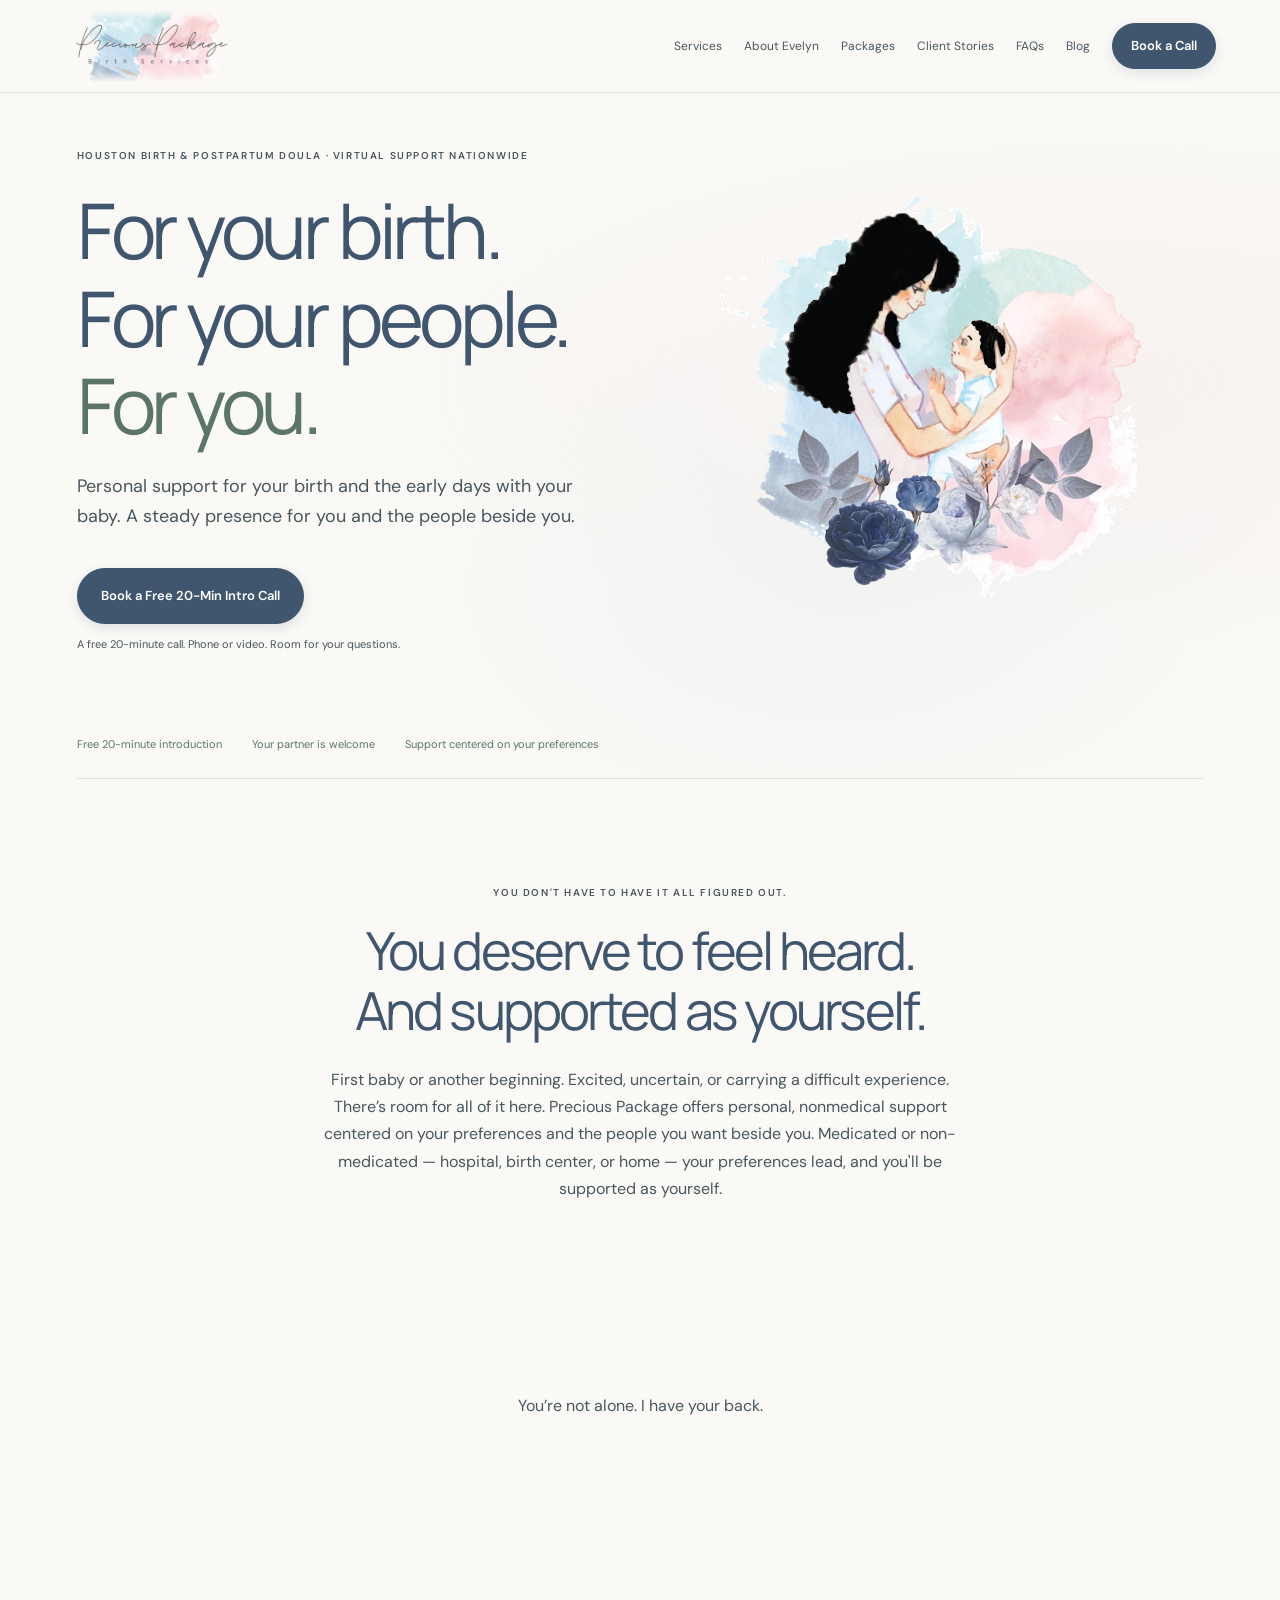
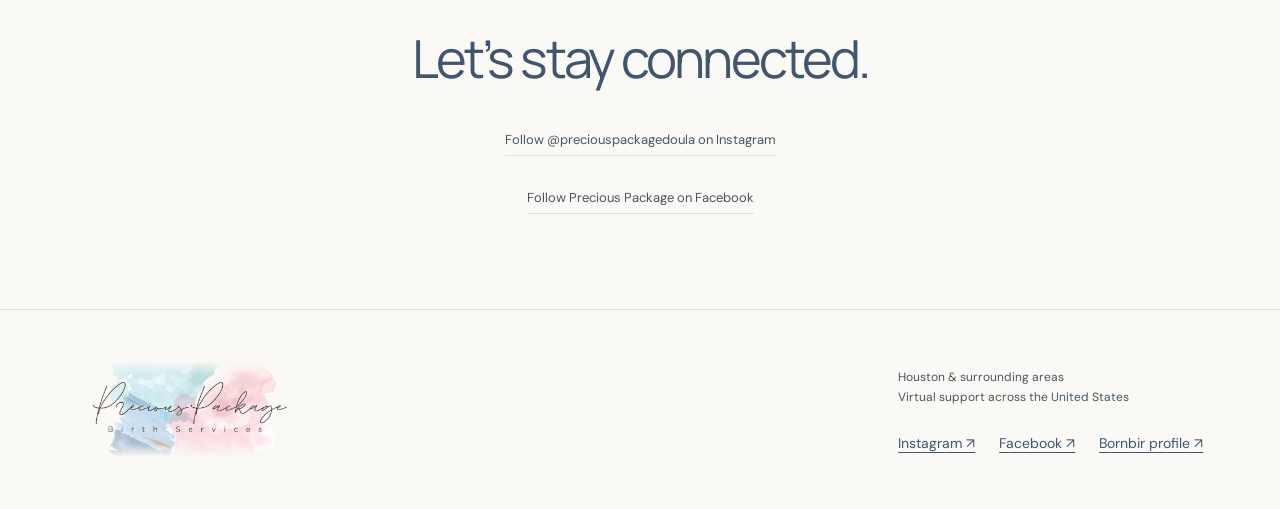
<file: index.html>
<!doctype html><html lang="en"><head><meta charset="utf-8"><meta name="viewport" content="width=device-width,initial-scale=1"><title>Houston Birth & Postpartum Doula | Precious Package</title><meta name="description" content="Houston birth &amp; postpartum doula support for medicated and non-medicated births — plus virtual support nationwide. Start with a free 20-minute intro call."><link rel="canonical" href="https://thepreciouspackage.com/"><meta property="og:type" content="website"><meta property="og:site_name" content="Precious Package Birth Services"><meta property="og:title" content="Houston Birth &amp; Postpartum Doula | Precious Package Birth Services"><meta property="og:description" content="Houston birth &amp; postpartum doula support for medicated and non-medicated births — plus virtual support nationwide. Start with a free 20-minute intro call."><meta property="og:url" content="https://thepreciouspackage.com/"><meta property="og:image" content="https://thepreciouspackage.com/assets/og-image.jpg"><meta name="twitter:card" content="summary_large_image"><meta name="twitter:title" content="Houston Birth &amp; Postpartum Doula | Precious Package Birth Services"><meta name="twitter:description" content="Houston birth &amp; postpartum doula support for medicated and non-medicated births — plus virtual support nationwide. Start with a free 20-minute intro call."><meta name="twitter:image" content="https://thepreciouspackage.com/assets/og-image.jpg"><link href="https://fonts.googleapis.com/css2?family=DM+Sans:wght@400;500;600&family=Manrope:wght@400;500;600&display=swap" rel="stylesheet"><link rel="stylesheet" href="draft.css"><meta property="og:url" content="https://thepreciouspackage.com/"><link rel="icon" type="image/svg+xml" href="/brand-kit/assets/pp-mark.svg"><script type="application/ld+json"> {   "@context": "https://schema.org",   "@type": "ProfessionalService",   "name": "Precious Package Birth Services",   "url": "https://thepreciouspackage.com/",   "logo": "https://thepreciouspackage.com/assets/og-image.jpg",   "image": "https://thepreciouspackage.com/assets/og-image.jpg",   "description": "Houston birth & postpartum doula support for medicated and non-medicated births, plus virtual support nationwide.",   "telephone": "+1-713-677-1500",   "email": "hello.preciouspackage@gmail.com",   "priceRange": "$40 - $1,500",   "address": { "@type": "PostalAddress", "addressLocality": "Houston", "addressRegion": "TX", "addressCountry": "US" },   "areaServed": ["Houston", "Pasadena", "Pearland", "Sugar Land", "Katy", "Cypress", "The Woodlands", "Baytown", "Humble"],   "openingHours": "Mo-Fr 09:00-17:00",   "founder": { "@type": "Person", "name": "Evelyn Doss", "jobTitle": "Birth & Postpartum Doula" },   "sameAs": [     "https://www.facebook.com/profile.php?id=61596513981045",     "https://www.instagram.com/preciouspackagedoula/",     "https://www.bornbir.com/evelyn-burnett"   ],   "makesOffer": [     { "@type": "Offer", "name": "Essential Birth", "price": "1200", "priceCurrency": "USD" },     { "@type": "Offer", "name": "Complete Birth", "price": "1500", "priceCurrency": "USD" },     { "@type": "Offer", "name": "Postpartum Support", "price": "40", "priceCurrency": "USD" },     { "@type": "Offer", "name": "Virtual Doula", "price": "650", "priceCurrency": "USD" },     { "@type": "Offer", "name": "Private Birth Preparation", "price": "150", "priceCurrency": "USD" }   ] } </script></head><body><header><a class="logo" href="/" aria-label="Precious Package Birth Services, home"><img src="assets/fiverr/precious-package-wordmark.webp" alt="Precious Package Birth Services" width="800" height="800"></a><button class="menu" aria-label="Toggle navigation" aria-controls="main-nav" aria-expanded="false">Menu</button><nav id="main-nav" aria-label="Main navigation"><a href="/support.html">Services</a><a href="/about.html">About Evelyn</a><a href="/packages.html">Packages</a><a href="/client-stories.html">Client Stories</a><a href="/faq.html">FAQs</a><a href="/blog.html">Blog</a></nav><a class="button compact header-book" href="/booking.html">Book a Call</a></header><main><section class="hero" id="home"><div class="hero-art"><img src="assets/fiverr/precious-package-mother-and-baby.webp" alt="Precious Package watercolor illustration of a mother holding her baby" width="800" height="800" fetchpriority="high"></div><div class="hero-copy"><p class="eyebrow">HOUSTON BIRTH &amp; POSTPARTUM DOULA · VIRTUAL SUPPORT NATIONWIDE</p><h1>For your birth.<br>For your people.<br><span>For you.</span></h1><p class="intro">Personal support for your birth and the early days with your baby. A steady presence for you and the people beside you.</p><a href="/booking.html" class="button">Book a Free 20-Min Intro Call</a><p class="micro">A free 20-minute call. Phone or video. Room for your questions.</p></div><div class="hero-foot"><span>Free 20-minute introduction</span><span>Your partner is welcome</span><span>Support centered on your preferences</span></div></section>
<section class="welcome"><p class="eyebrow">YOU DON'T HAVE TO HAVE IT ALL FIGURED OUT.</p><h2>You deserve to feel heard.<br>And supported as yourself.</h2><p>First baby or another beginning. Excited, uncertain, or carrying a difficult experience. There’s room for all of it here. Precious Package offers personal, nonmedical support centered on your preferences and the people you want beside you. Medicated or non-medicated — hospital, birth center, or home — your preferences lead, and you'll be supported as yourself.</p></section><section class="welcome" aria-label="A note from Evelyn"><p>You’re not alone. I have your back.</p></section><section class="welcome" aria-labelledby="follow-evelyn"><h2 id="follow-evelyn">Let’s stay connected.</h2><p><a class="text-link" href="https://www.instagram.com/preciouspackagedoula/">Follow @preciouspackagedoula on Instagram</a></p><p><a class="text-link" href="https://www.facebook.com/profile.php?id=61596513981045">Follow Precious Package on Facebook</a></p></section></main><footer><a class="logo" href="/" aria-label="Precious Package Birth Services, home"><img src="assets/fiverr/precious-package-wordmark.webp" alt="Precious Package Birth Services" width="800" height="800"></a><div><p>Houston & surrounding areas<br>Virtual support across the United States</p><nav class="social-links" aria-label="Find Evelyn online"><a href="https://www.instagram.com/preciouspackagedoula/" target="_blank" rel="noopener noreferrer">Instagram ↗</a><a href="https://www.facebook.com/profile.php?id=61596513981045" target="_blank" rel="noopener noreferrer">Facebook ↗</a><a href="https://www.bornbir.com/evelyn-burnett" target="_blank" rel="noopener noreferrer">Bornbir profile ↗</a></nav></div></footer><script src="draft.js"></script></body></html>
</file>
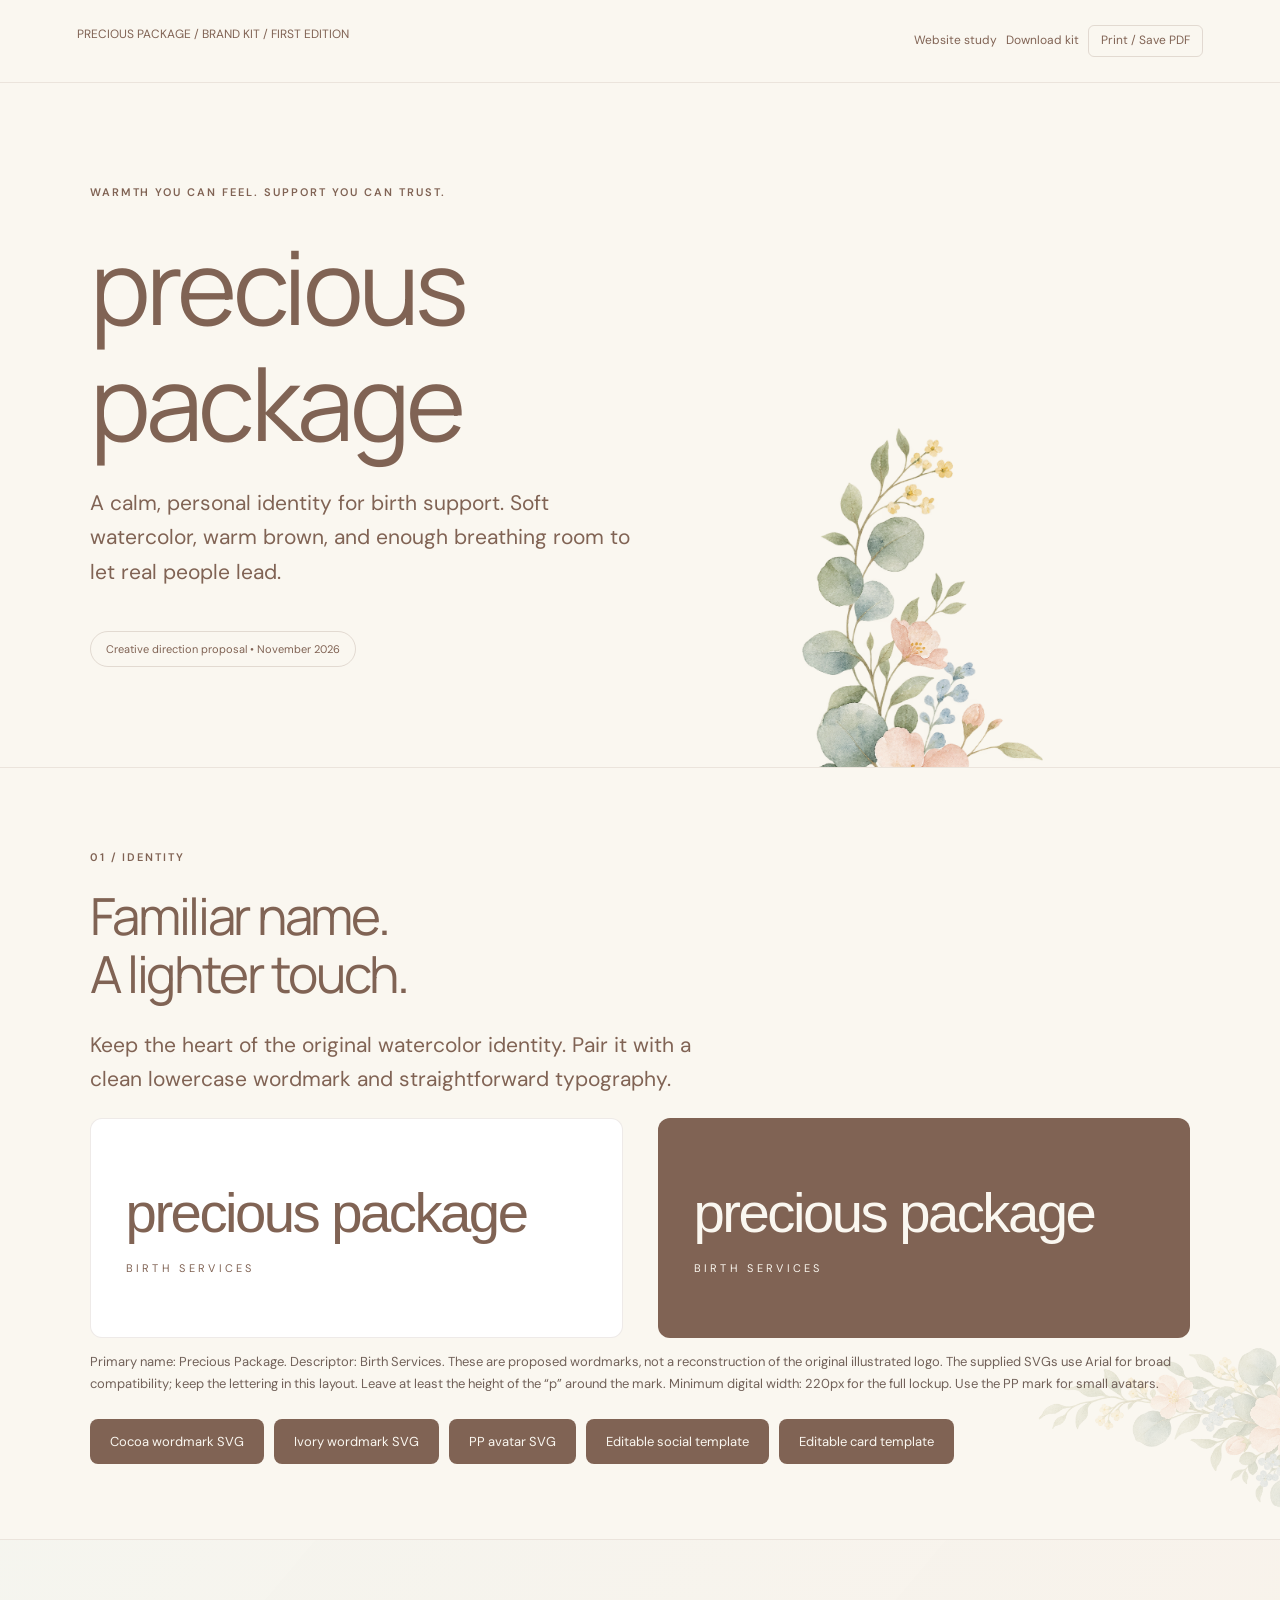
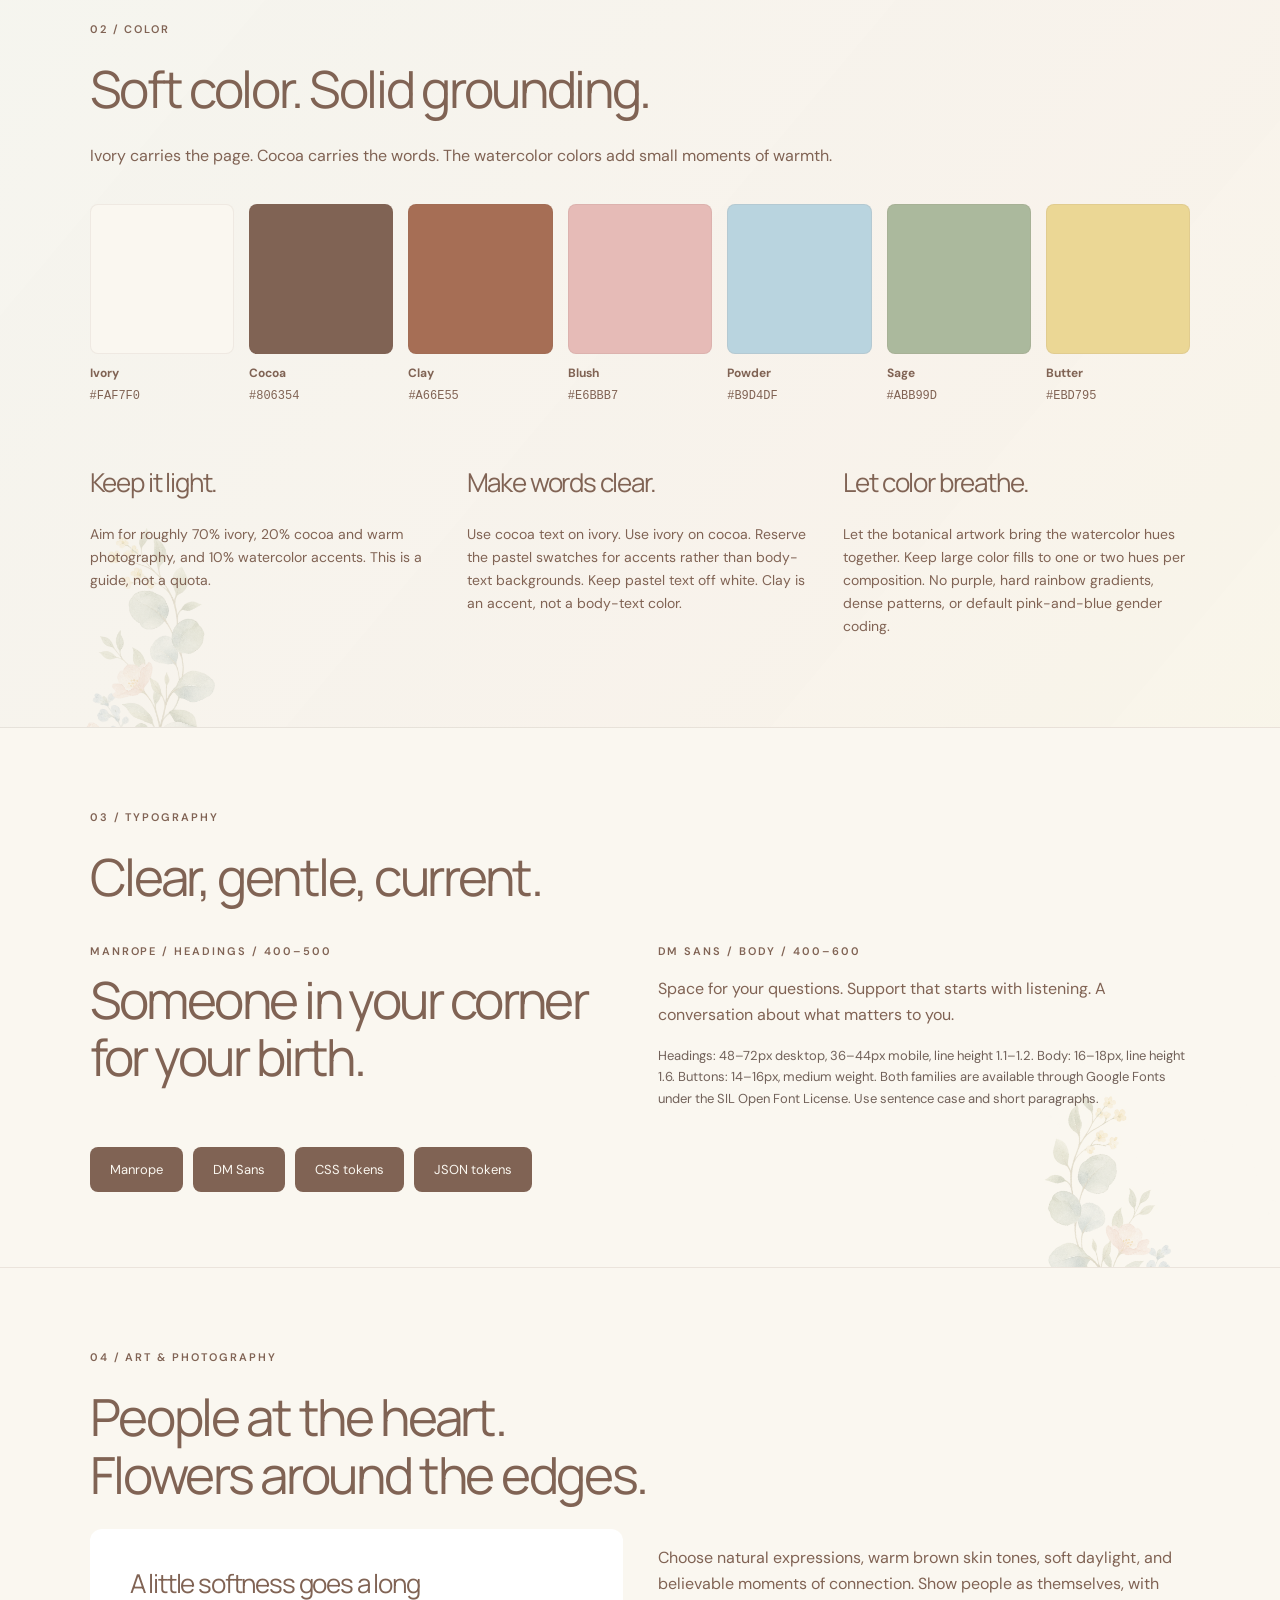
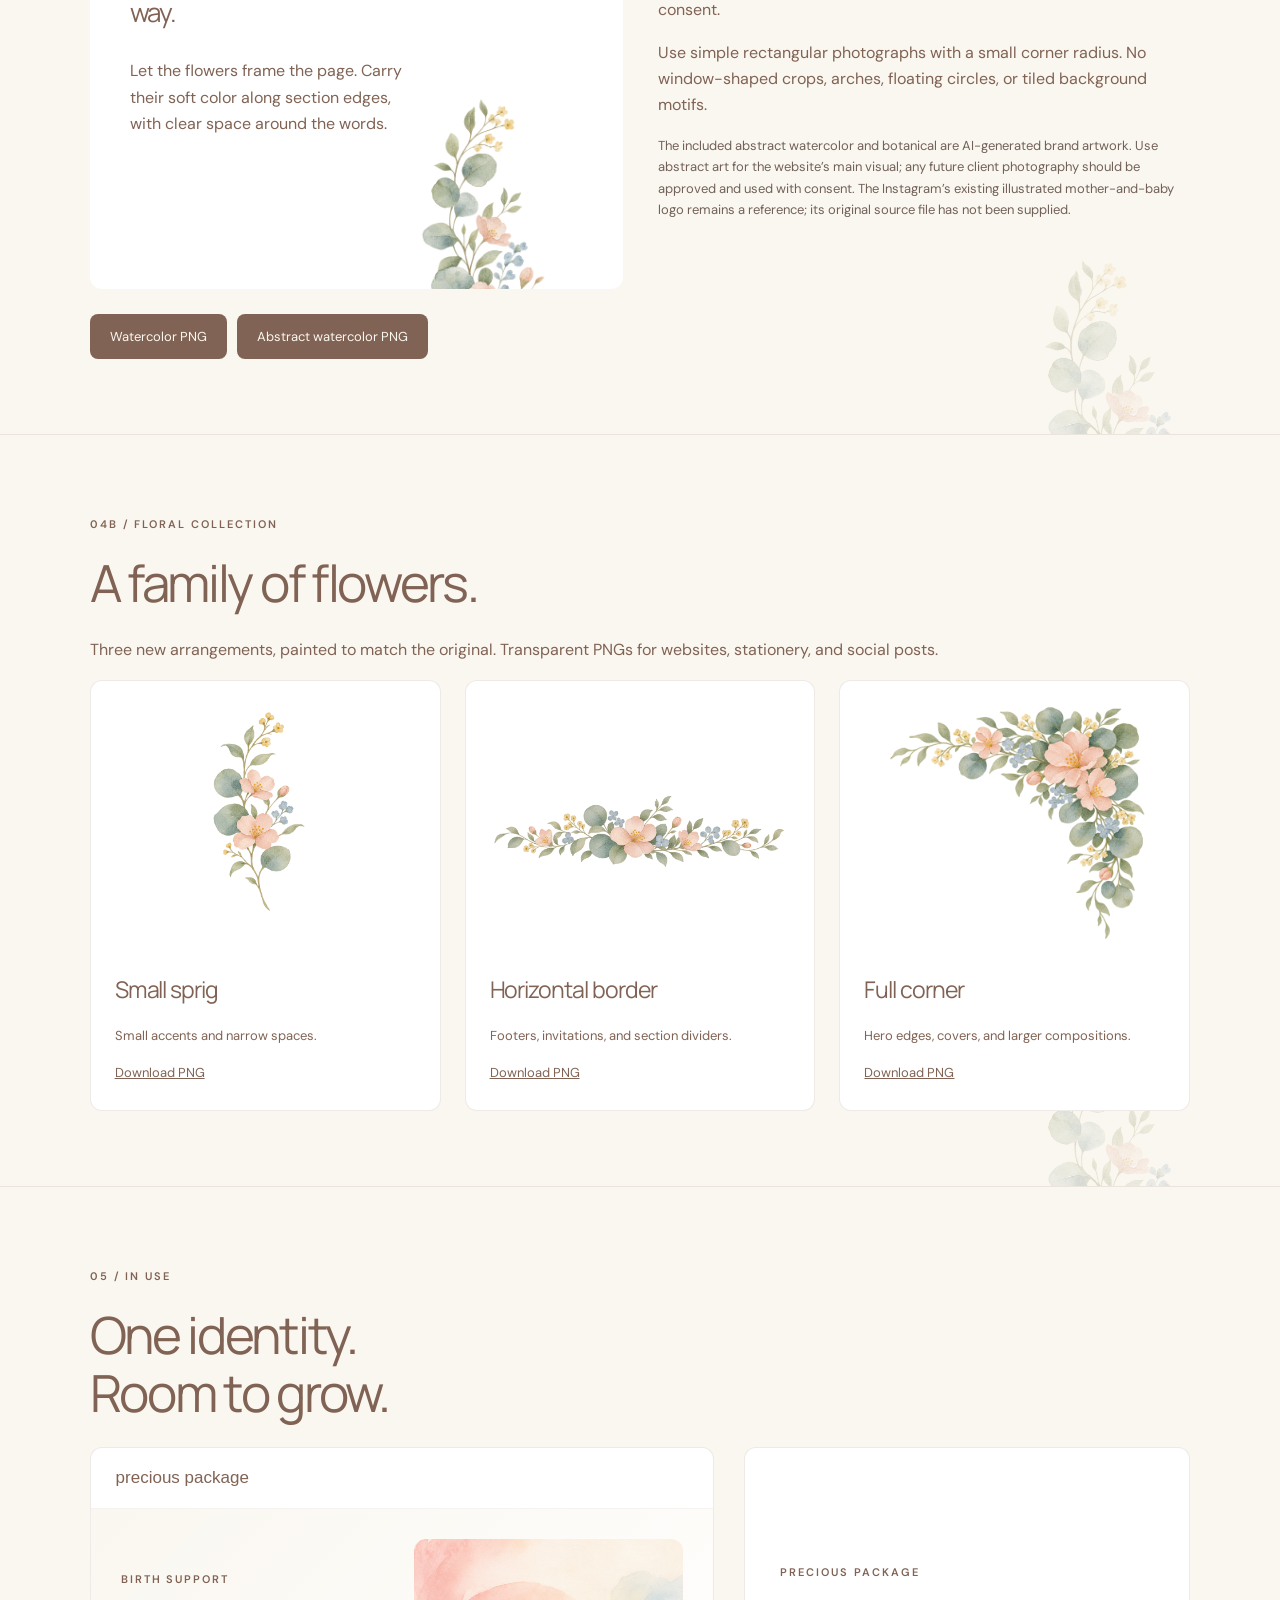
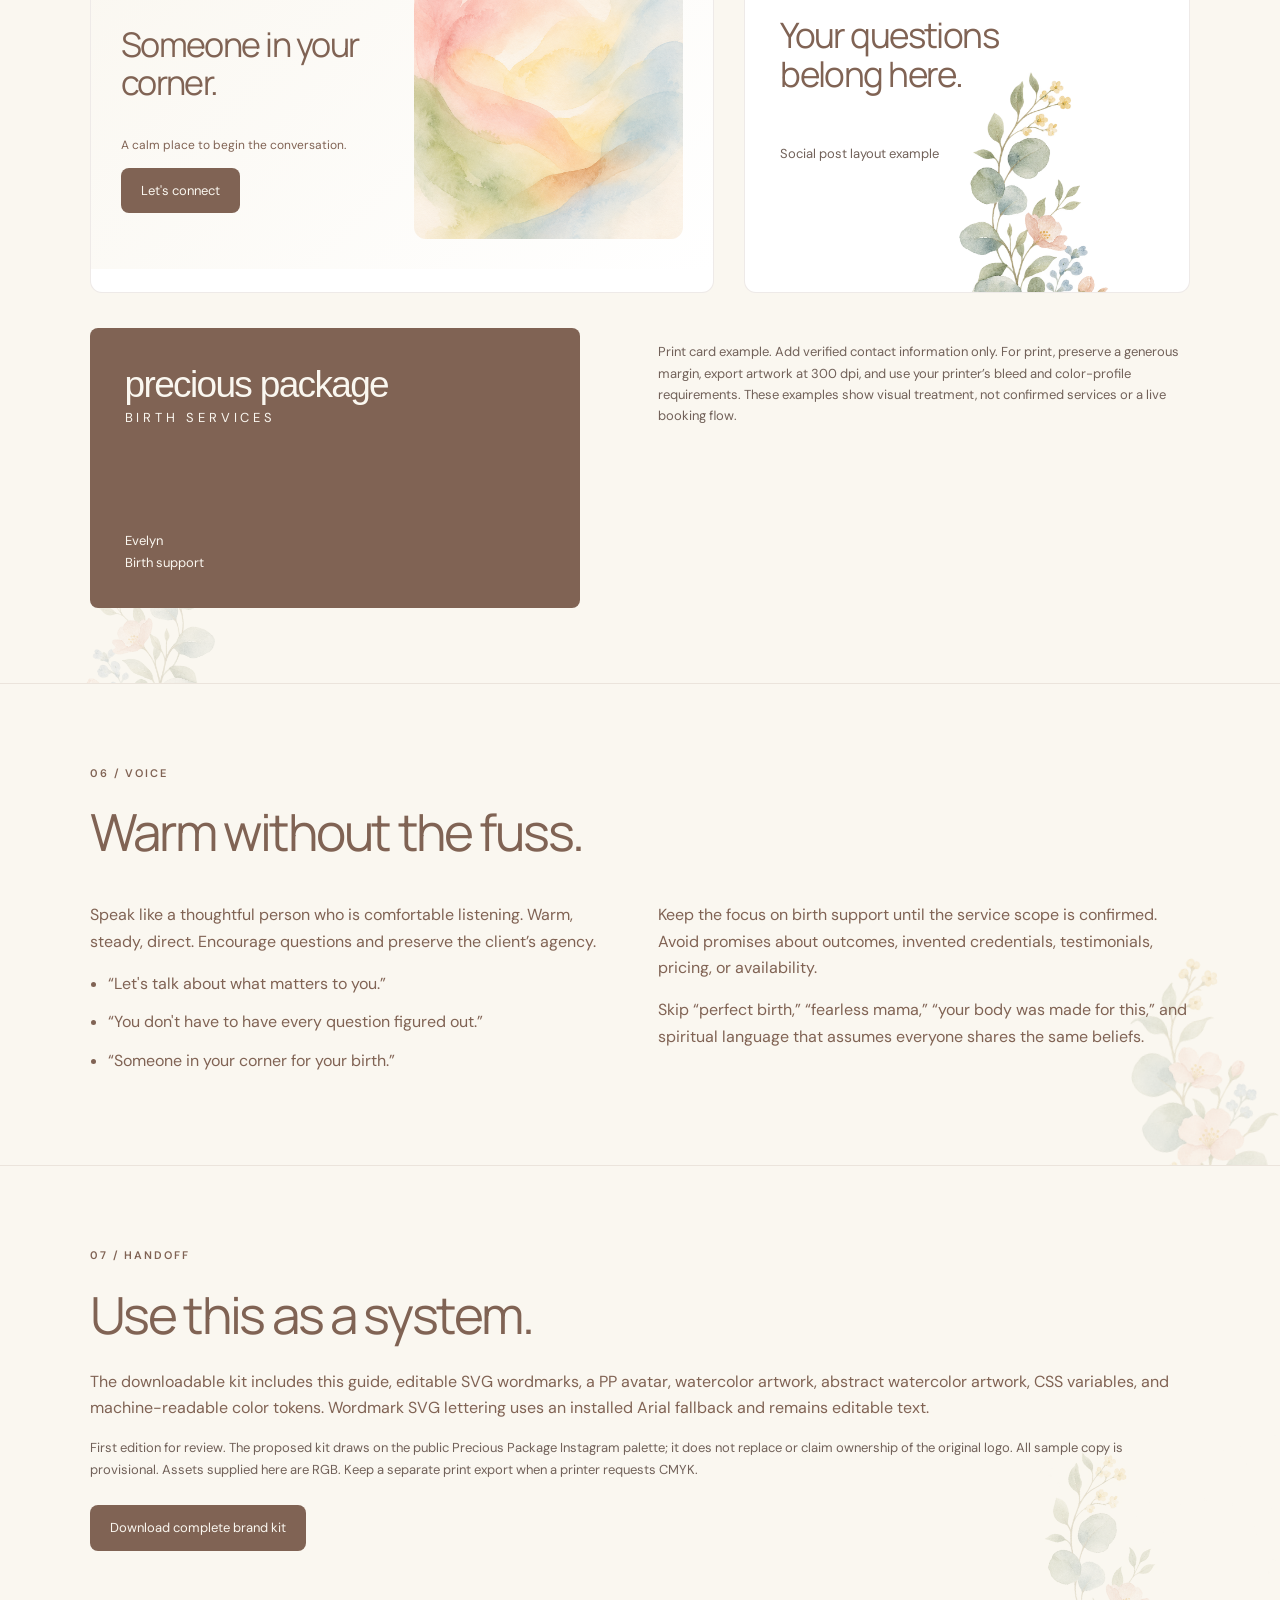
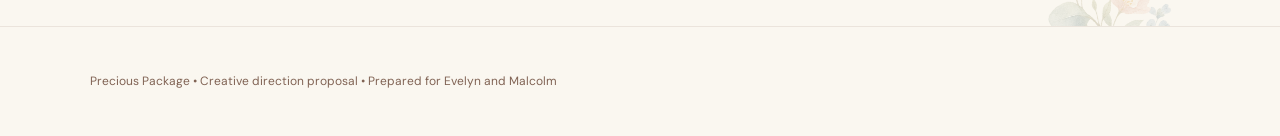
<file: brand-kit/index.html>
<!doctype html><html lang="en"><head><meta charset="utf-8"><meta name="viewport" content="width=device-width,initial-scale=1"><title>Precious Package | Brand kit</title><link href="https://fonts.googleapis.com/css2?family=DM+Sans:wght@400;500;600;700&family=Manrope:wght@400;500;600&display=swap" rel="stylesheet"><style>
:root{--ivory:#FAF7F0;--ink:#806354;--blush:#E6BBB7;--blue:#B9D4DF;--sage:#ABB99D;--yellow:#EBD795}*{box-sizing:border-box}body{margin:0;background:var(--ivory);color:var(--ink);font:16px/1.65 'DM Sans',sans-serif}a{color:inherit}header{padding:25px 6%;border-bottom:1px solid #80635420;display:flex;justify-content:space-between;gap:20px;font-size:12px}header a{text-decoration:none}main{max-width:1400px;margin:auto}section{padding:75px 7%;border-bottom:1px solid #80635420}h1,h2,h3{font-family:Manrope,sans-serif;font-weight:400;line-height:1.13;letter-spacing:-.045em}h1{font-size:clamp(55px,8vw,112px);margin:25px 0}h2{font-size:clamp(36px,4vw,55px);margin:18px 0 25px}h3{font-size:26px}.eyebrow{font-size:11px;text-transform:uppercase;letter-spacing:.18em;font-weight:600}.lede{font-size:21px;max-width:650px}.hero{position:relative;overflow:hidden;padding-top:95px;padding-bottom:100px}.hero p,.hero h1{position:relative;z-index:1}.hero img{position:absolute;width:420px;right:-30px;bottom:-80px;opacity:.65}.hero .lede{max-width:560px}.pill{display:inline-block;padding:8px 15px;border:1px solid #80635433;border-radius:30px;font-size:11px;margin-top:20px}.grid{display:grid;grid-template-columns:repeat(2,1fr);gap:35px}.note{font-size:13px;color:#716159}.wordmark{font:clamp(32px,4.4vw,65px)/1.2 Arial,sans-serif;letter-spacing:-.045em}.descriptor{font-size:11px;letter-spacing:.3em;margin:12px 0 0}.logo-card{padding:55px 35px;min-height:220px;border:1px solid #80635422;border-radius:12px;background:white;display:flex;flex-direction:column;justify-content:center}.dark{background:var(--ink);color:var(--ivory)}.downloads{display:flex;flex-wrap:wrap;gap:10px;margin-top:25px}.downloads a,.button{display:inline-block;background:var(--ink);color:var(--ivory);padding:12px 20px;border-radius:8px;font-size:13px;text-decoration:none}.swatches{display:grid;grid-template-columns:repeat(7,1fr);gap:15px;margin-top:35px}.swatch>div{height:150px;border:1px solid #80635418;border-radius:8px}.swatch strong,.swatch code{display:block;font-size:12px;margin-top:10px}.swatch code{margin-top:3px}.rules{display:grid;grid-template-columns:repeat(3,1fr);gap:30px;margin-top:35px}.rules p{font-size:14px}.type-sample{font:400 clamp(35px,4vw,60px)/1.12 Manrope,sans-serif;letter-spacing:-.05em}.body-sample{max-width:480px}.botanical-demo{background:white;position:relative;min-height:310px;padding:55px;overflow:hidden;border-radius:12px}.botanical-demo img{position:absolute;right:-35px;bottom:-45px;width:330px;opacity:.75}.botanical-demo h3,.botanical-demo p{position:relative;max-width:240px}.applications{display:grid;grid-template-columns:1.4fr 1fr;gap:30px}.website{background:white;border:1px solid #80635422;border-radius:12px;overflow:hidden}.mini-nav{padding:20px 25px;font:17px Arial,sans-serif;border-bottom:1px solid #80635415}.mini-hero{display:grid;grid-template-columns:1fr 1fr;align-items:center;padding:30px;gap:25px}.mini-hero h3{font-size:34px}.mini-hero img{width:100%;height:300px;object-fit:cover;object-position:center;border-radius:12px}.mini-hero p{font-size:12px}.social{background:#fff;aspect-ratio:1;position:relative;overflow:hidden;border:1px solid #80635422;padding:35px;border-radius:12px;display:flex;flex-direction:column;justify-content:center}.social img{position:absolute;width:80%;right:-20%;bottom:-20%;opacity:.6}.social h3{font-size:35px;max-width:230px;z-index:1}.social .eyebrow{z-index:1}.card{max-width:490px;aspect-ratio:1.75;background:var(--ink);color:var(--ivory);padding:35px;border-radius:8px;display:flex;flex-direction:column;justify-content:space-between}.card .wordmark{font-size:37px}.card p{font-size:13px;margin:0}.voice-list{padding-left:18px}.voice-list li{margin:12px 0}.end{padding:45px 7%;font-size:12px}code{font-family:monospace}button{font:inherit}.print{background:transparent;border:1px solid #80635433;border-radius:6px;padding:5px 12px;color:var(--ink);cursor:pointer}@media(max-width:750px){section{padding:50px 6%}.grid,.applications,.rules{grid-template-columns:1fr}.hero{padding-top:60px}.hero img{opacity:.3;width:300px}.swatches{grid-template-columns:repeat(3,1fr)}.swatch>div{height:100px}.mini-hero{padding:20px;gap:15px}.mini-hero h3{font-size:26px}.mini-hero img{height:260px}header{flex-wrap:wrap}.botanical-demo{padding:30px}.wordmark{font-size:35px}}@media print{header,.downloads,.print{display:none}section{break-inside:avoid;padding:35px 5%}body{-webkit-print-color-adjust:exact;print-color-adjust:exact}.hero{padding:45px 5%}.hero h1{font-size:72px}.swatch>div{height:80px}}

/* Approved watercolor florals carry through the page edges. */
section{position:relative;isolation:isolate;overflow:hidden}
section::after{content:'';position:absolute;z-index:-1;pointer-events:none;width:360px;height:360px;background:url('assets/watercolor-botanical.png') center/contain no-repeat;opacity:.24;right:-120px;bottom:-140px;transform:rotate(-12deg)}
section:nth-of-type(3)::after,section:nth-of-type(7)::after{left:-140px;right:auto;transform:scaleX(-1);opacity:.20}
.hero img{width:510px;right:-25px;bottom:-120px;opacity:.85}
.hero::after{display:none}
section:nth-of-type(3){background:linear-gradient(130deg,#B9D4DF12,#E6BBB714 65%,#EBD79512)}
.botanical-demo{min-height:360px;padding:40px;display:flex;flex-direction:column;justify-content:flex-start}
.botanical-demo img{width:310px;right:-105px;bottom:-90px;opacity:.85}
.botanical-demo h3,.botanical-demo p{max-width:65%;position:relative;z-index:1}
.botanical-demo h3{margin:0 0 15px}
.mini-hero{position:relative;isolation:isolate;overflow:hidden;background:linear-gradient(135deg,#FAF7F0,#fff)}
.mini-hero::before{content:'';position:absolute;z-index:-1;width:220px;height:220px;left:-120px;bottom:-100px;background:url('assets/watercolor-botanical.png') center/contain no-repeat;opacity:.30}
.social img{width:85%;right:-32%;bottom:-27%;opacity:.80}
@media(max-width:750px){section::after{width:260px;height:260px;opacity:.17;right:-125px;bottom:-120px}.hero img{width:340px;right:-100px;bottom:-100px;opacity:.55}.hero .lede{max-width:95%}.botanical-demo{min-height:350px;padding:30px}.botanical-demo h3,.botanical-demo p{max-width:68%}.botanical-demo img{width:270px;right:-95px;bottom:-85px}}
.floral-gallery{display:grid;grid-template-columns:repeat(3,1fr);gap:24px}.floral-gallery article{background:#fff;padding:24px;border:1px solid #80635422;border-radius:12px}.floral-gallery img{width:100%;height:240px;object-fit:contain}.floral-gallery h3{font-size:23px}.floral-gallery p,.floral-gallery a{font-size:13px}@media(max-width:750px){.floral-gallery{grid-template-columns:1fr}}
section:nth-of-type(2)::after{background-image:url("assets/floral-corner.png");transform:none;right:-110px;bottom:-150px}section:nth-of-type(8)::after{background-image:url("assets/floral-sprig.png")}
</style></head><body><header><span>PRECIOUS PACKAGE / BRAND KIT / FIRST EDITION</span><div><a href="../">Website study</a> &nbsp; <a href="precious-package-brand-kit.zip" download>Download kit</a> &nbsp; <button class="print" onclick="window.print()">Print / Save PDF</button></div></header><main>
<section class="hero"><span class="eyebrow">Warmth you can feel. Support you can trust.</span><h1>precious<br>package</h1><p class="lede">A calm, personal identity for birth support. Soft watercolor, warm brown, and enough breathing room to let real people lead.</p><span class="pill">Creative direction proposal • November 2026</span><img src="assets/watercolor-botanical.png" alt="Soft watercolor botanical ornament"></section>
<section><span class="eyebrow">01 / Identity</span><h2>Familiar name.<br>A lighter touch.</h2><p class="lede">Keep the heart of the original watercolor identity. Pair it with a clean lowercase wordmark and straightforward typography.</p><div class="grid"><div class="logo-card"><div class="wordmark">precious package</div><p class="descriptor">BIRTH SERVICES</p></div><div class="logo-card dark"><div class="wordmark">precious package</div><p class="descriptor">BIRTH SERVICES</p></div></div><p class="note">Primary name: Precious Package. Descriptor: Birth Services. These are proposed wordmarks, not a reconstruction of the original illustrated logo. The supplied SVGs use Arial for broad compatibility; keep the lettering in this layout. Leave at least the height of the “p” around the mark. Minimum digital width: 220px for the full lockup. Use the PP mark for small avatars.</p><div class="downloads"><a href="assets/precious-package-cocoa.svg" download>Cocoa wordmark SVG</a><a href="assets/precious-package-ivory.svg" download>Ivory wordmark SVG</a><a href="assets/pp-mark.svg" download>PP avatar SVG</a><a href="assets/social-template.svg" download>Editable social template</a><a href="assets/business-card-template.svg" download>Editable card template</a></div></section>
<section><span class="eyebrow">02 / Color</span><h2>Soft color. Solid grounding.</h2><p>Ivory carries the page. Cocoa carries the words. The watercolor colors add small moments of warmth.</p><div class="swatches"><div class="swatch"><div style="background:#FAF7F0"></div><strong>Ivory</strong><code>#FAF7F0</code></div><div class="swatch"><div style="background:#806354"></div><strong>Cocoa</strong><code>#806354</code></div><div class="swatch"><div style="background:#A66E55"></div><strong>Clay</strong><code>#A66E55</code></div><div class="swatch"><div style="background:#E6BBB7"></div><strong>Blush</strong><code>#E6BBB7</code></div><div class="swatch"><div style="background:#B9D4DF"></div><strong>Powder</strong><code>#B9D4DF</code></div><div class="swatch"><div style="background:#ABB99D"></div><strong>Sage</strong><code>#ABB99D</code></div><div class="swatch"><div style="background:#EBD795"></div><strong>Butter</strong><code>#EBD795</code></div></div><div class="rules"><div><h3>Keep it light.</h3><p>Aim for roughly 70% ivory, 20% cocoa and warm photography, and 10% watercolor accents. This is a guide, not a quota.</p></div><div><h3>Make words clear.</h3><p>Use cocoa text on ivory. Use ivory on cocoa. Reserve the pastel swatches for accents rather than body-text backgrounds. Keep pastel text off white. Clay is an accent, not a body-text color.</p></div><div><h3>Let color breathe.</h3><p>Let the botanical artwork bring the watercolor hues together. Keep large color fills to one or two hues per composition. No purple, hard rainbow gradients, dense patterns, or default pink-and-blue gender coding.</p></div></div></section>
<section><span class="eyebrow">03 / Typography</span><h2>Clear, gentle, current.</h2><div class="grid"><div><p class="eyebrow">Manrope / Headings / 400–500</p><div class="type-sample">Someone in your corner for your birth.</div></div><div><p class="eyebrow">DM Sans / Body / 400–600</p><p class="body-sample">Space for your questions. Support that starts with listening. A conversation about what matters to you.</p><p class="note">Headings: 48–72px desktop, 36–44px mobile, line height 1.1–1.2. Body: 16–18px, line height 1.6. Buttons: 14–16px, medium weight. Both families are available through Google Fonts under the SIL Open Font License. Use sentence case and short paragraphs.</p></div></div><div class="downloads"><a href="https://fonts.google.com/specimen/Manrope">Manrope</a><a href="https://fonts.google.com/specimen/DM+Sans">DM Sans</a><a href="assets/brand.css" download>CSS tokens</a><a href="assets/tokens.json" download>JSON tokens</a></div></section>
<section><span class="eyebrow">04 / Art & photography</span><h2>People at the heart.<br>Flowers around the edges.</h2><div class="grid"><div class="botanical-demo"><img src="assets/watercolor-botanical.png" alt="Blush, blue, sage, and yellow watercolor botanical"><h3>A little softness goes a long way.</h3><p>Let the flowers frame the page. Carry their soft color along section edges, with clear space around the words.</p></div><div><p>Choose natural expressions, warm brown skin tones, soft daylight, and believable moments of connection. Show people as themselves, with consent.</p><p>Use simple rectangular photographs with a small corner radius. No window-shaped crops, arches, floating circles, or tiled background motifs.</p><p class="note">The included abstract watercolor and botanical are AI-generated brand artwork. Use abstract art for the website’s main visual; any future client photography should be approved and used with consent. The Instagram’s existing illustrated mother-and-baby logo remains a reference; its original source file has not been supplied.</p></div></div><div class="downloads"><a href="assets/watercolor-botanical.png" download>Watercolor PNG</a><a href="assets/abstract-watercolor.png" download>Abstract watercolor PNG</a></div></section>
<section id="floral-collection"><span class="eyebrow">04B / Floral collection</span><h2>A family of flowers.</h2><p>Three new arrangements, painted to match the original. Transparent PNGs for websites, stationery, and social posts.</p><div class="floral-gallery"><article><img src="assets/floral-sprig.png" alt="Matching watercolor small sprig"><h3>Small sprig</h3><p>Small accents and narrow spaces.</p><a href="assets/floral-sprig.png" download>Download PNG</a></article><article><img src="assets/floral-border.png" alt="Matching watercolor horizontal border"><h3>Horizontal border</h3><p>Footers, invitations, and section dividers.</p><a href="assets/floral-border.png" download>Download PNG</a></article><article><img src="assets/floral-corner.png" alt="Matching watercolor full corner"><h3>Full corner</h3><p>Hero edges, covers, and larger compositions.</p><a href="assets/floral-corner.png" download>Download PNG</a></article></div></section><section><span class="eyebrow">05 / In use</span><h2>One identity.<br>Room to grow.</h2><div class="applications"><div class="website"><div class="mini-nav">precious package</div><div class="mini-hero"><div><span class="eyebrow">BIRTH SUPPORT</span><h3>Someone in your corner.</h3><p>A calm place to begin the conversation.</p><span class="button">Let's connect</span></div><img src="assets/abstract-watercolor.png" alt="Abstract watercolor in blush, blue, sage, and yellow"></div></div><div class="social"><img src="assets/watercolor-botanical.png" alt=""><span class="eyebrow">PRECIOUS PACKAGE</span><h3>Your questions belong here.</h3><p class="note">Social post layout example</p></div></div><div class="grid" style="margin-top:35px"><div class="card"><div><div class="wordmark">precious package</div><p class="descriptor">BIRTH SERVICES</p></div><p>Evelyn<br>Birth support</p></div><p class="note">Print card example. Add verified contact information only. For print, preserve a generous margin, export artwork at 300 dpi, and use your printer’s bleed and color-profile requirements. These examples show visual treatment, not confirmed services or a live booking flow.</p></div></section>
<section><span class="eyebrow">06 / Voice</span><h2>Warm without the fuss.</h2><div class="grid"><div><p>Speak like a thoughtful person who is comfortable listening. Warm, steady, direct. Encourage questions and preserve the client’s agency.</p><ul class="voice-list"><li>“Let's talk about what matters to you.”</li><li>“You don't have to have every question figured out.”</li><li>“Someone in your corner for your birth.”</li></ul></div><div><p>Keep the focus on birth support until the service scope is confirmed. Avoid promises about outcomes, invented credentials, testimonials, pricing, or availability.</p><p>Skip “perfect birth,” “fearless mama,” “your body was made for this,” and spiritual language that assumes everyone shares the same beliefs.</p></div></div></section>
<section><span class="eyebrow">07 / Handoff</span><h2>Use this as a system.</h2><p>The downloadable kit includes this guide, editable SVG wordmarks, a PP avatar, watercolor artwork, abstract watercolor artwork, CSS variables, and machine-readable color tokens. Wordmark SVG lettering uses an installed Arial fallback and remains editable text.</p><p class="note">First edition for review. The proposed kit draws on the public Precious Package Instagram palette; it does not replace or claim ownership of the original logo. All sample copy is provisional. Assets supplied here are RGB. Keep a separate print export when a printer requests CMYK.</p><div class="downloads"><a href="precious-package-brand-kit.zip" download>Download complete brand kit</a></div></section></main><footer class="end">Precious Package • Creative direction proposal • Prepared for Evelyn and Malcolm</footer></body></html>
</file>
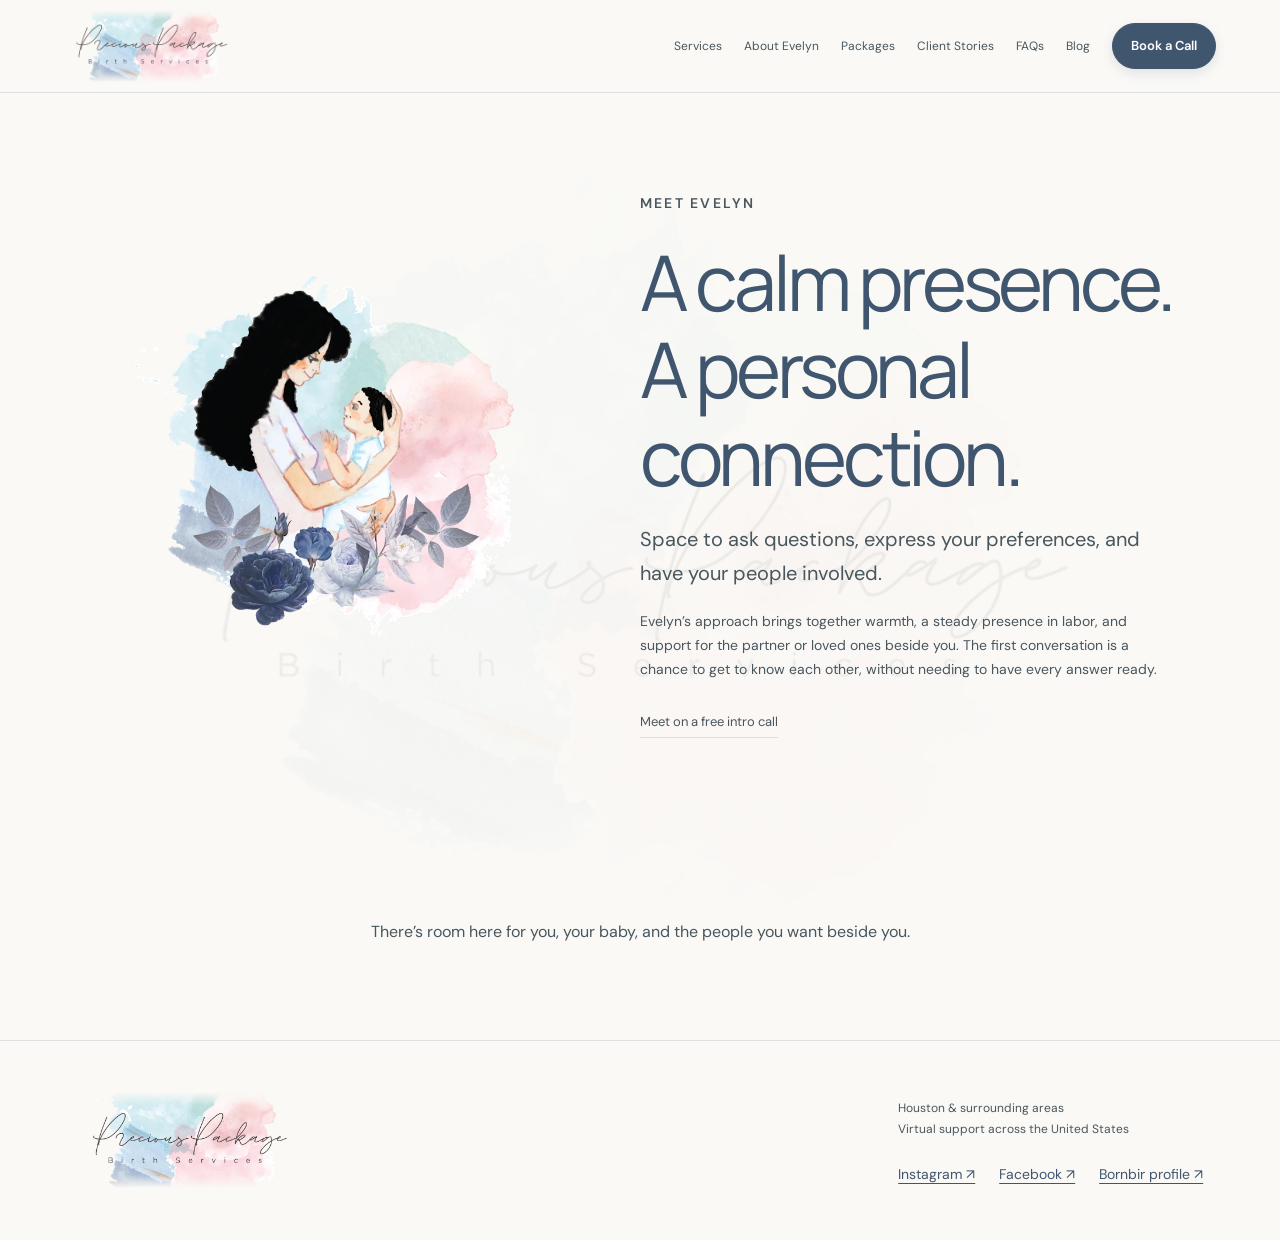
<file: about.html>
<!doctype html><html lang="en"><head><meta charset="utf-8"><meta name="viewport" content="width=device-width,initial-scale=1"><title>Meet Evelyn, Houston Birth &amp; Postpartum Doula | Precious Package</title><meta name="description" content="Meet Evelyn, the Houston doula behind Precious Package — calm, personal birth and postpartum support centered on your preferences. Partners welcome."><link rel="canonical" href="https://thepreciouspackage.com/about.html"><meta property="og:type" content="website"><meta property="og:site_name" content="Precious Package Birth Services"><meta property="og:title" content="Meet Evelyn, Houston Birth &amp; Postpartum Doula | Precious Package"><meta property="og:description" content="Meet Evelyn, the Houston doula behind Precious Package — calm, personal birth and postpartum support centered on your preferences. Partners welcome."><meta property="og:url" content="https://thepreciouspackage.com/about.html"><meta property="og:image" content="https://thepreciouspackage.com/assets/og-image.jpg"><meta name="twitter:card" content="summary_large_image"><meta name="twitter:title" content="Meet Evelyn, Houston Birth &amp; Postpartum Doula | Precious Package"><meta name="twitter:description" content="Meet Evelyn, the Houston doula behind Precious Package — calm, personal birth and postpartum support centered on your preferences. Partners welcome."><meta name="twitter:image" content="https://thepreciouspackage.com/assets/og-image.jpg"><link href="https://fonts.googleapis.com/css2?family=DM+Sans:wght@400;500;600&family=Manrope:wght@400;500;600&display=swap" rel="stylesheet"><link rel="stylesheet" href="draft.css">
<style>
  .about-page {
    position: relative;
    isolation: isolate;
  }
  .about-page::before {
    content: "";
    position: absolute;
    inset: 0;
    z-index: -1;
    background: url("/assets/fiverr/precious-package-wordmark.webp") center / min(90%, 1000px) auto no-repeat;
    opacity: 0.07;
    pointer-events: none;
  }
</style>
<link rel="icon" type="image/svg+xml" href="/brand-kit/assets/pp-mark.svg"><script type="application/ld+json"> {   "@context": "https://schema.org",   "@type": "ProfessionalService",   "name": "Precious Package Birth Services",   "url": "https://thepreciouspackage.com/",   "logo": "https://thepreciouspackage.com/assets/og-image.jpg",   "image": "https://thepreciouspackage.com/assets/og-image.jpg",   "description": "Houston birth & postpartum doula support for medicated and non-medicated births, plus virtual support nationwide.",   "telephone": "+1-713-677-1500",   "email": "hello.preciouspackage@gmail.com",   "priceRange": "$40 - $1,500",   "address": { "@type": "PostalAddress", "addressLocality": "Houston", "addressRegion": "TX", "addressCountry": "US" },   "areaServed": ["Houston", "Pasadena", "Pearland", "Sugar Land", "Katy", "Cypress", "The Woodlands", "Baytown", "Humble"],   "openingHours": "Mo-Fr 09:00-17:00",   "founder": { "@type": "Person", "name": "Evelyn Doss", "jobTitle": "Birth & Postpartum Doula" },   "sameAs": [     "https://www.facebook.com/profile.php?id=61596513981045",     "https://www.instagram.com/preciouspackagedoula/",     "https://www.bornbir.com/evelyn-burnett"   ],   "makesOffer": [     { "@type": "Offer", "name": "Essential Birth", "price": "1200", "priceCurrency": "USD" },     { "@type": "Offer", "name": "Complete Birth", "price": "1500", "priceCurrency": "USD" },     { "@type": "Offer", "name": "Postpartum Support", "price": "40", "priceCurrency": "USD" },     { "@type": "Offer", "name": "Virtual Doula", "price": "650", "priceCurrency": "USD" },     { "@type": "Offer", "name": "Private Birth Preparation", "price": "150", "priceCurrency": "USD" }   ] } </script></head><body><header><a class="logo" href="/" aria-label="Precious Package Birth Services, home"><img src="assets/fiverr/precious-package-wordmark.webp" alt="Precious Package Birth Services" width="800" height="800"></a><button class="menu" aria-label="Toggle navigation" aria-controls="main-nav" aria-expanded="false">Menu</button><nav id="main-nav" aria-label="Main navigation"><a href="/support.html">Services</a><a href="/about.html">About Evelyn</a><a href="/packages.html">Packages</a><a href="/client-stories.html">Client Stories</a><a href="/faq.html">FAQs</a><a href="/blog.html">Blog</a></nav><a class="button compact header-book" href="/booking.html">Book a Call</a></header><main class="about-page"><section class="meet" id="evelyn"><div class="floral-panel"><img src="assets/fiverr/precious-package-mother-and-baby.webp" alt="Watercolor illustration of a mother holding her baby, from the Precious Package brand artwork" width="800" height="800" loading="lazy"></div><div><p class="eyebrow">MEET EVELYN</p><h1>A calm presence.<br>A personal connection.</h1><p class="intro">Space to ask questions, express your preferences, and have your people involved.</p><p>Evelyn’s approach brings together warmth, a steady presence in labor, and support for the partner or loved ones beside you. The first conversation is a chance to get to know each other, without needing to have every answer ready.</p><a class="text-link" href="/booking.html">Meet on a free intro call</a></div></section><section class="welcome" aria-label="A note from Evelyn"><p>There’s room here for you, your baby, and the people you want beside you.</p></section></main><footer><a class="logo" href="/" aria-label="Precious Package Birth Services, home"><img src="assets/fiverr/precious-package-wordmark.webp" alt="Precious Package Birth Services" width="800" height="800"></a><div><p>Houston & surrounding areas<br>Virtual support across the United States</p><nav class="social-links" aria-label="Find Evelyn online"><a href="https://www.instagram.com/preciouspackagedoula/" target="_blank" rel="noopener noreferrer">Instagram ↗</a><a href="https://www.facebook.com/profile.php?id=61596513981045" target="_blank" rel="noopener noreferrer">Facebook ↗</a><a href="https://www.bornbir.com/evelyn-burnett" target="_blank" rel="noopener noreferrer">Bornbir profile ↗</a></nav></div></footer><script src="draft.js"></script></body></html>
</file>
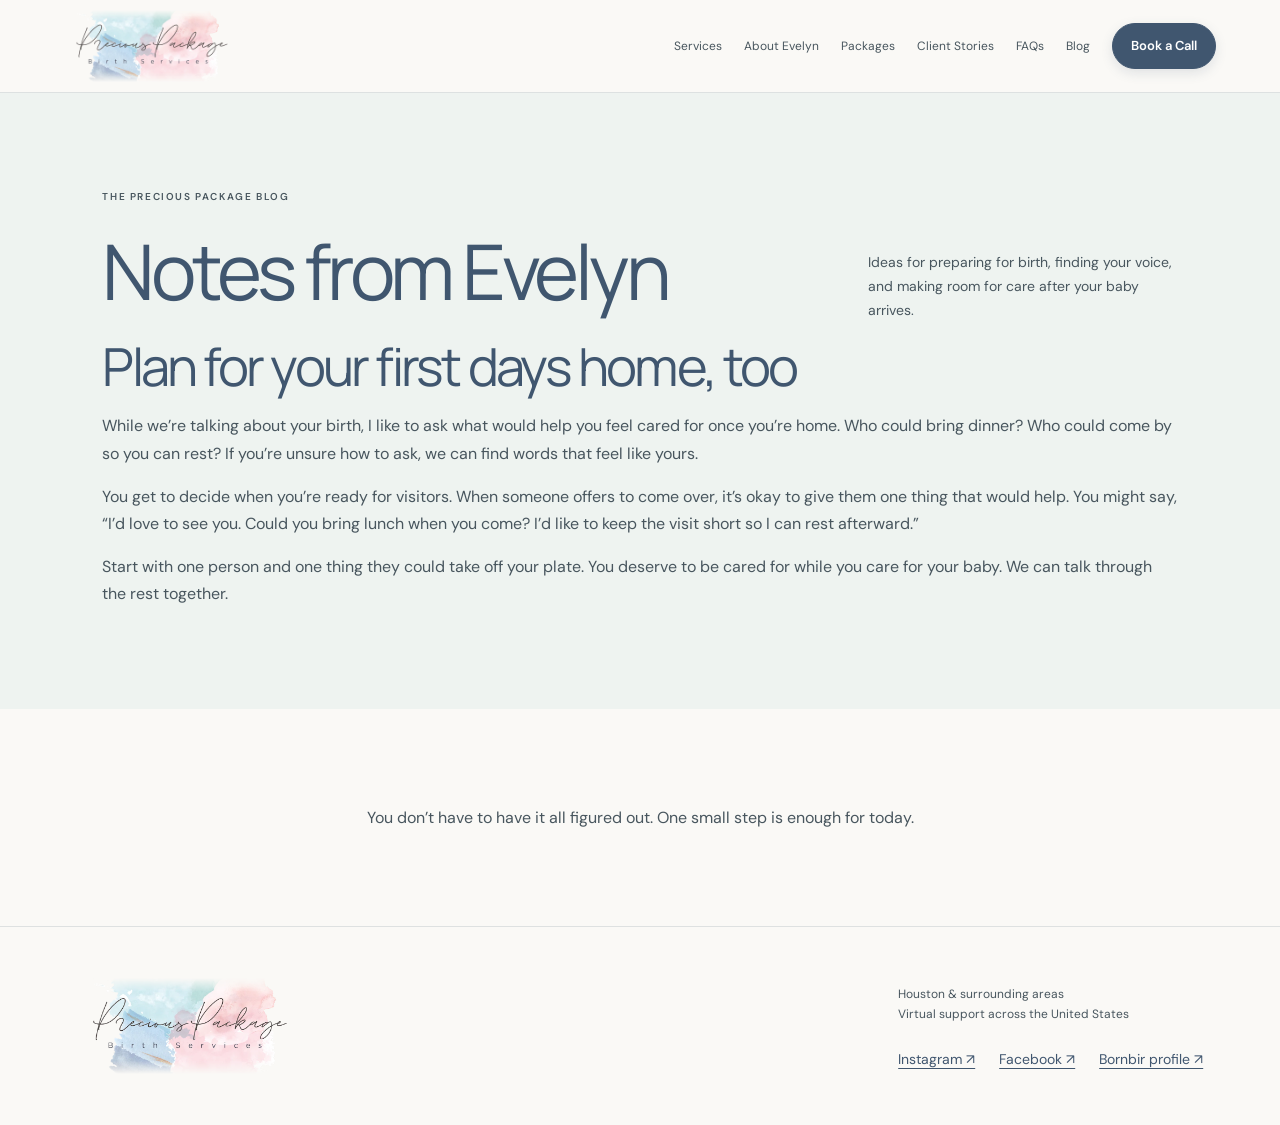
<file: blog.html>
<!doctype html><html lang="en"><head><meta charset="utf-8"><meta name="viewport" content="width=device-width,initial-scale=1"><title>Blog | Precious Package</title><meta name="description" content="Notes from Evelyn on preparing for birth and the first days with your baby — gentle, practical reading from your Houston doula."><link rel="canonical" href="https://thepreciouspackage.com/blog.html"><meta property="og:type" content="website"><meta property="og:site_name" content="Precious Package Birth Services"><meta property="og:title" content="Blog | Precious Package Birth Services"><meta property="og:description" content="Notes from Evelyn on preparing for birth and the first days with your baby — gentle, practical reading from your Houston doula."><meta property="og:url" content="https://thepreciouspackage.com/blog.html"><meta property="og:image" content="https://thepreciouspackage.com/assets/og-image.jpg"><meta name="twitter:card" content="summary_large_image"><meta name="twitter:title" content="Blog | Precious Package Birth Services"><meta name="twitter:description" content="Notes from Evelyn on preparing for birth and the first days with your baby — gentle, practical reading from your Houston doula."><meta name="twitter:image" content="https://thepreciouspackage.com/assets/og-image.jpg"><link href="https://fonts.googleapis.com/css2?family=DM+Sans:wght@400;500;600&family=Manrope:wght@400;500;600&display=swap" rel="stylesheet"><link rel="stylesheet" href="draft.css"></head><body><header><a class="logo" href="/" aria-label="Precious Package Birth Services, home"><img src="assets/fiverr/precious-package-wordmark.webp" alt="Precious Package Birth Services" width="800" height="800"></a><button class="menu" aria-label="Toggle navigation" aria-controls="main-nav" aria-expanded="false">Menu</button><nav id="main-nav" aria-label="Main navigation"><a href="/support.html">Services</a><a href="/about.html">About Evelyn</a><a href="/packages.html">Packages</a><a href="/client-stories.html">Client Stories</a><a href="/faq.html">FAQs</a><a href="/blog.html">Blog</a></nav><a class="button compact header-book" href="/booking.html">Book a Call</a></header><main>
  <section class="support" aria-labelledby="blog-title">
    <div class="section-top">
      <div><p class="eyebrow">THE PRECIOUS PACKAGE BLOG</p><h1 id="blog-title">Notes from Evelyn</h1></div>
      <p>Ideas for preparing for birth, finding your voice, and making room for care after your baby arrives.</p>
    </div>
    <div id="blog-posts">
      <article id="planning-for-the-first-days">
        <h2>Plan for your first days home, too</h2>
        <p>While we’re talking about your birth, I like to ask what would help you feel cared for once you’re home. Who could bring dinner? Who could come by so you can rest? If you’re unsure how to ask, we can find words that feel like yours.</p>
        <p>You get to decide when you’re ready for visitors. When someone offers to come over, it’s okay to give them one thing that would help. You might say, “I’d love to see you. Could you bring lunch when you come? I’d like to keep the visit short so I can rest afterward.”</p>
        <p>Start with one person and one thing they could take off your plate. You deserve to be cared for while you care for your baby. We can talk through the rest together.</p>
      </article>
    </div>
  </section>
<section class="welcome" aria-label="A note from Evelyn"><p>You don’t have to have it all figured out. One small step is enough for today.</p></section></main><footer><a class="logo" href="/" aria-label="Precious Package Birth Services, home"><img src="assets/fiverr/precious-package-wordmark.webp" alt="Precious Package Birth Services" width="800" height="800"></a><div><p>Houston & surrounding areas<br>Virtual support across the United States</p><nav class="social-links" aria-label="Find Evelyn online"><a href="https://www.instagram.com/preciouspackagedoula/" target="_blank" rel="noopener noreferrer">Instagram ↗</a><a href="https://www.facebook.com/profile.php?id=61596513981045" target="_blank" rel="noopener noreferrer">Facebook ↗</a><a href="https://www.bornbir.com/evelyn-burnett" target="_blank" rel="noopener noreferrer">Bornbir profile ↗</a></nav></div></footer><script src="draft.js"></script></body></html>
</file>
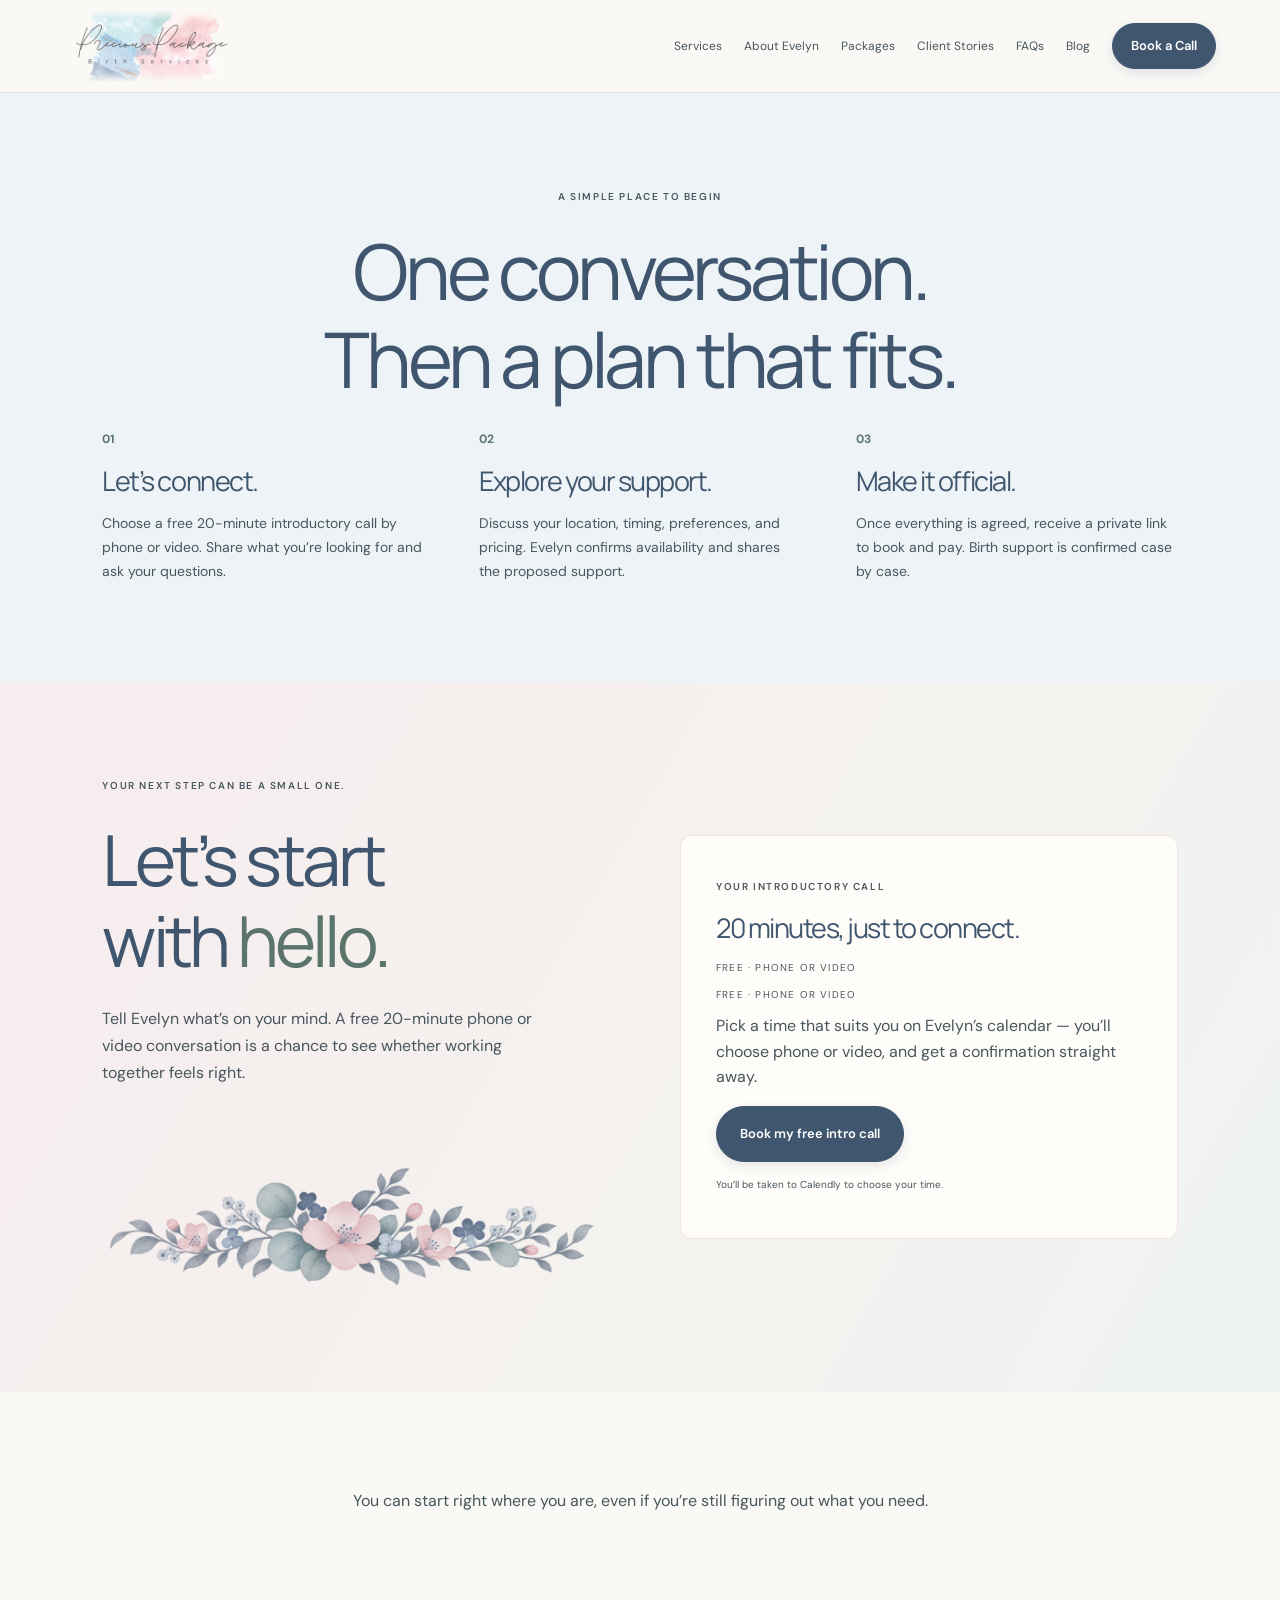
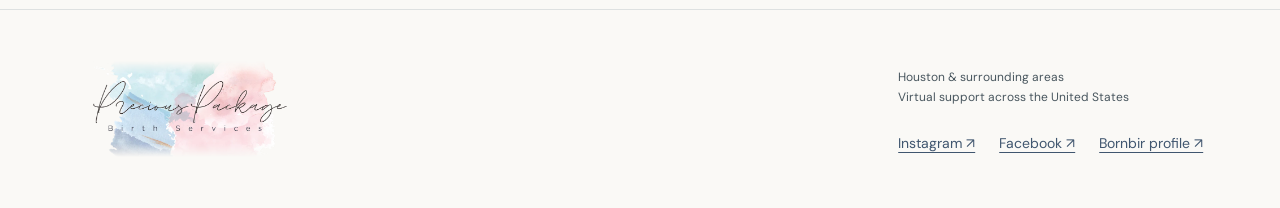
<file: booking.html>
<!doctype html><html lang="en"><head><meta charset="utf-8"><meta name="viewport" content="width=device-width,initial-scale=1"><title>Book a Free Doula Intro Call in Houston | Precious Package</title><meta name="description" content="Book a free 20-minute intro call with Evelyn — phone or video, partners welcome. A small first step toward birth and postpartum support that fits you."><link rel="canonical" href="https://thepreciouspackage.com/booking.html"><meta property="og:type" content="website"><meta property="og:site_name" content="Precious Package Birth Services"><meta property="og:title" content="Book a Free Doula Intro Call in Houston | Precious Package"><meta property="og:description" content="Book a free 20-minute intro call with Evelyn — phone or video, partners welcome. A small first step toward birth and postpartum support that fits you."><meta property="og:url" content="https://thepreciouspackage.com/booking.html"><meta property="og:image" content="https://thepreciouspackage.com/assets/og-image.jpg"><meta name="twitter:card" content="summary_large_image"><meta name="twitter:title" content="Book a Free Doula Intro Call in Houston | Precious Package"><meta name="twitter:description" content="Book a free 20-minute intro call with Evelyn — phone or video, partners welcome. A small first step toward birth and postpartum support that fits you."><meta name="twitter:image" content="https://thepreciouspackage.com/assets/og-image.jpg"><link href="https://fonts.googleapis.com/css2?family=DM+Sans:wght@400;500;600&family=Manrope:wght@400;500;600&display=swap" rel="stylesheet"><link rel="stylesheet" href="draft.css"><link rel="icon" type="image/svg+xml" href="/brand-kit/assets/pp-mark.svg"><script type="application/ld+json"> {   "@context": "https://schema.org",   "@type": "ProfessionalService",   "name": "Precious Package Birth Services",   "url": "https://thepreciouspackage.com/",   "logo": "https://thepreciouspackage.com/assets/og-image.jpg",   "image": "https://thepreciouspackage.com/assets/og-image.jpg",   "description": "Houston birth & postpartum doula support for medicated and non-medicated births, plus virtual support nationwide.",   "telephone": "+1-713-677-1500",   "email": "hello.preciouspackage@gmail.com",   "priceRange": "$40 - $1,500",   "address": { "@type": "PostalAddress", "addressLocality": "Houston", "addressRegion": "TX", "addressCountry": "US" },   "areaServed": ["Houston", "Pasadena", "Pearland", "Sugar Land", "Katy", "Cypress", "The Woodlands", "Baytown", "Humble"],   "openingHours": "Mo-Fr 09:00-17:00",   "founder": { "@type": "Person", "name": "Evelyn Doss", "jobTitle": "Birth & Postpartum Doula" },   "sameAs": [     "https://www.facebook.com/profile.php?id=61596513981045",     "https://www.instagram.com/preciouspackagedoula/",     "https://www.bornbir.com/evelyn-burnett"   ],   "makesOffer": [     { "@type": "Offer", "name": "Essential Birth", "price": "1200", "priceCurrency": "USD" },     { "@type": "Offer", "name": "Complete Birth", "price": "1500", "priceCurrency": "USD" },     { "@type": "Offer", "name": "Postpartum Support", "price": "40", "priceCurrency": "USD" },     { "@type": "Offer", "name": "Virtual Doula", "price": "650", "priceCurrency": "USD" },     { "@type": "Offer", "name": "Private Birth Preparation", "price": "150", "priceCurrency": "USD" }   ] } </script></head><body><header><a class="logo" href="/" aria-label="Precious Package Birth Services, home"><img src="assets/fiverr/precious-package-wordmark.webp" alt="Precious Package Birth Services" width="800" height="800"></a><button class="menu" aria-label="Toggle navigation" aria-controls="main-nav" aria-expanded="false">Menu</button><nav id="main-nav" aria-label="Main navigation"><a href="/support.html">Services</a><a href="/about.html">About Evelyn</a><a href="/packages.html">Packages</a><a href="/client-stories.html">Client Stories</a><a href="/faq.html">FAQs</a><a href="/blog.html">Blog</a></nav><a class="button compact header-book" href="/booking.html">Book a Call</a></header><main><section class="process"><p class="eyebrow">A SIMPLE PLACE TO BEGIN</p><h1>One conversation.<br>Then a plan that fits.</h1><div class="steps"><article><b>01</b><h3>Let’s connect.</h3><p>Choose a free 20-minute introductory call by phone or video. Share what you’re looking for and ask your questions.</p></article><article><b>02</b><h3>Explore your support.</h3><p>Discuss your location, timing, preferences, and pricing. Evelyn confirms availability and shares the proposed support.</p></article><article><b>03</b><h3>Make it official.</h3><p>Once everything is agreed, receive a private link to book and pay. Birth support is confirmed case by case.</p></article></div></section>
<section class="connect" id="connect"><div><p class="eyebrow">YOUR NEXT STEP CAN BE A SMALL ONE.</p><h2>Let’s start<br>with <span>hello.</span></h2><p>Tell Evelyn what’s on your mind. A free 20-minute phone or video conversation is a chance to see whether working together feels right.</p><img src="brand-kit/assets/floral-border-logo-tones.webp" alt="" class="border-flowers"></div><div class="booking"><span class="eyebrow">YOUR INTRODUCTORY CALL</span><h3>20 minutes, just to connect.</h3><p class="booking-meta">FREE · PHONE OR VIDEO</p><p class="booking-meta">FREE · PHONE OR VIDEO</p><p style="margin:0 0 1rem;line-height:1.6">Pick a time that suits you on Evelyn’s calendar — you’ll choose phone or video, and get a confirmation straight away.</p><a class="button" href="https://calendly.com/preciouspackage/free-intro-call" target="_blank" rel="noopener noreferrer">Book my free intro call</a><p class="booking-note">You’ll be taken to Calendly to choose your time.</p><div id="booking-result" role="status" hidden></div></div></section><section class="welcome" aria-label="A note from Evelyn"><p>You can start right where you are, even if you’re still figuring out what you need.</p></section></main><footer><a class="logo" href="/" aria-label="Precious Package Birth Services, home"><img src="assets/fiverr/precious-package-wordmark.webp" alt="Precious Package Birth Services" width="800" height="800"></a><div><p>Houston & surrounding areas<br>Virtual support across the United States</p><nav class="social-links" aria-label="Find Evelyn online"><a href="https://www.instagram.com/preciouspackagedoula/" target="_blank" rel="noopener noreferrer">Instagram ↗</a><a href="https://www.facebook.com/profile.php?id=61596513981045" target="_blank" rel="noopener noreferrer">Facebook ↗</a><a href="https://www.bornbir.com/evelyn-burnett" target="_blank" rel="noopener noreferrer">Bornbir profile ↗</a></nav></div></footer><script src="draft.js"></script></body></html>
</file>
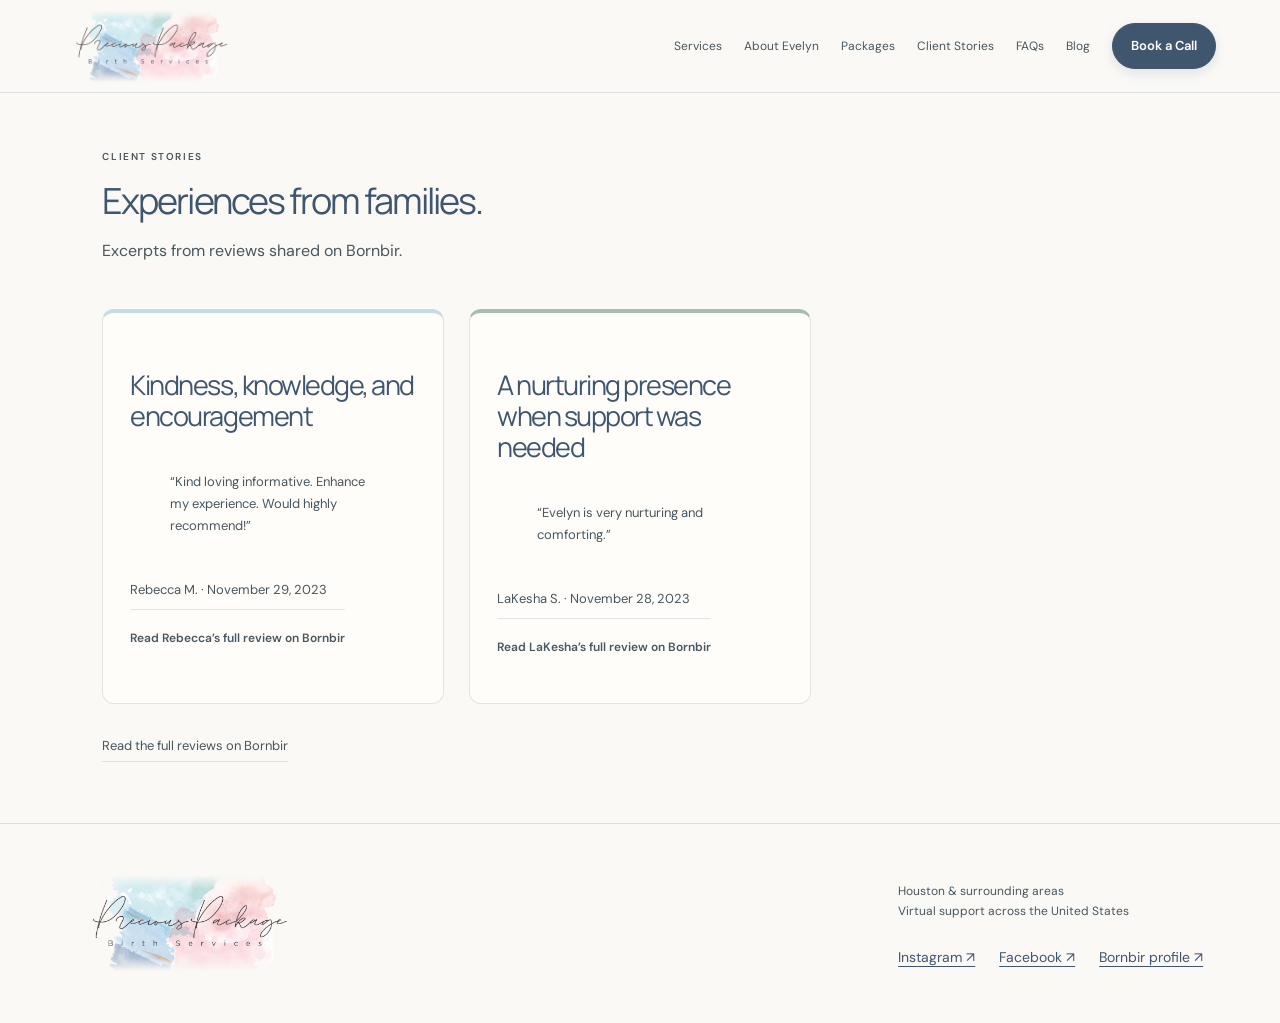
<file: client-stories.html>
<!doctype html><html lang="en"><head><meta charset="utf-8"><meta name="viewport" content="width=device-width,initial-scale=1"><title>Client Stories | Precious Package</title><meta name="description" content="Real stories from Houston families who birthed and settled in with Precious Package doula support — in their own words."><link rel="canonical" href="https://thepreciouspackage.com/client-stories.html"><meta property="og:type" content="website"><meta property="og:site_name" content="Precious Package Birth Services"><meta property="og:title" content="Client Stories | Precious Package Birth Services"><meta property="og:description" content="Real stories from Houston families who birthed and settled in with Precious Package doula support — in their own words."><meta property="og:url" content="https://thepreciouspackage.com/client-stories.html"><meta property="og:image" content="https://thepreciouspackage.com/assets/og-image.jpg"><meta name="twitter:card" content="summary_large_image"><meta name="twitter:title" content="Client Stories | Precious Package Birth Services"><meta name="twitter:description" content="Real stories from Houston families who birthed and settled in with Precious Package doula support — in their own words."><meta name="twitter:image" content="https://thepreciouspackage.com/assets/og-image.jpg"><link href="https://fonts.googleapis.com/css2?family=DM+Sans:wght@400;500;600&family=Manrope:wght@400;500;600&display=swap" rel="stylesheet"><link rel="stylesheet" href="draft.css"></head><body><header><a class="logo" href="/" aria-label="Precious Package Birth Services, home"><img src="assets/fiverr/precious-package-wordmark.webp" alt="Precious Package Birth Services" width="800" height="800"></a><button class="menu" aria-label="Toggle navigation" aria-controls="main-nav" aria-expanded="false">Menu</button><nav id="main-nav" aria-label="Main navigation"><a href="/support.html">Services</a><a href="/about.html">About Evelyn</a><a href="/packages.html">Packages</a><a href="/client-stories.html">Client Stories</a><a href="/faq.html">FAQs</a><a href="/blog.html">Blog</a></nav><a class="button compact header-book" href="/booking.html">Book a Call</a></header><main><section class="client-stories" id="testimonials"><p class="eyebrow">CLIENT STORIES</p><h2>Experiences from families.</h2><p>Excerpts from reviews shared on Bornbir.</p>
<div class="services">
<article><h3>Kindness, knowledge, and encouragement</h3><blockquote><p>“Kind loving informative. Enhance my experience. Would highly recommend!”</p></blockquote><p>Rebecca M. · November 29, 2023</p><p><a href="https://www.bornbir.com/evelyn-burnett">Read Rebecca’s full review on Bornbir</a></p></article>
<article><h3>A nurturing presence when support was needed</h3><blockquote><p>“Evelyn is very nurturing and comforting.”</p></blockquote><p>LaKesha S. · November 28, 2023</p><p><a href="https://www.bornbir.com/evelyn-burnett">Read LaKesha’s full review on Bornbir</a></p></article>
</div><p><a class="text-link" href="https://www.bornbir.com/evelyn-burnett">Read the full reviews on Bornbir</a></p></section></main><footer><a class="logo" href="/" aria-label="Precious Package Birth Services, home"><img src="assets/fiverr/precious-package-wordmark.webp" alt="Precious Package Birth Services" width="800" height="800"></a><div><p>Houston & surrounding areas<br>Virtual support across the United States</p><nav class="social-links" aria-label="Find Evelyn online"><a href="https://www.instagram.com/preciouspackagedoula/" target="_blank" rel="noopener noreferrer">Instagram ↗</a><a href="https://www.facebook.com/profile.php?id=61596513981045" target="_blank" rel="noopener noreferrer">Facebook ↗</a><a href="https://www.bornbir.com/evelyn-burnett" target="_blank" rel="noopener noreferrer">Bornbir profile ↗</a></nav></div></footer><script src="draft.js"></script></body></html>
</file>
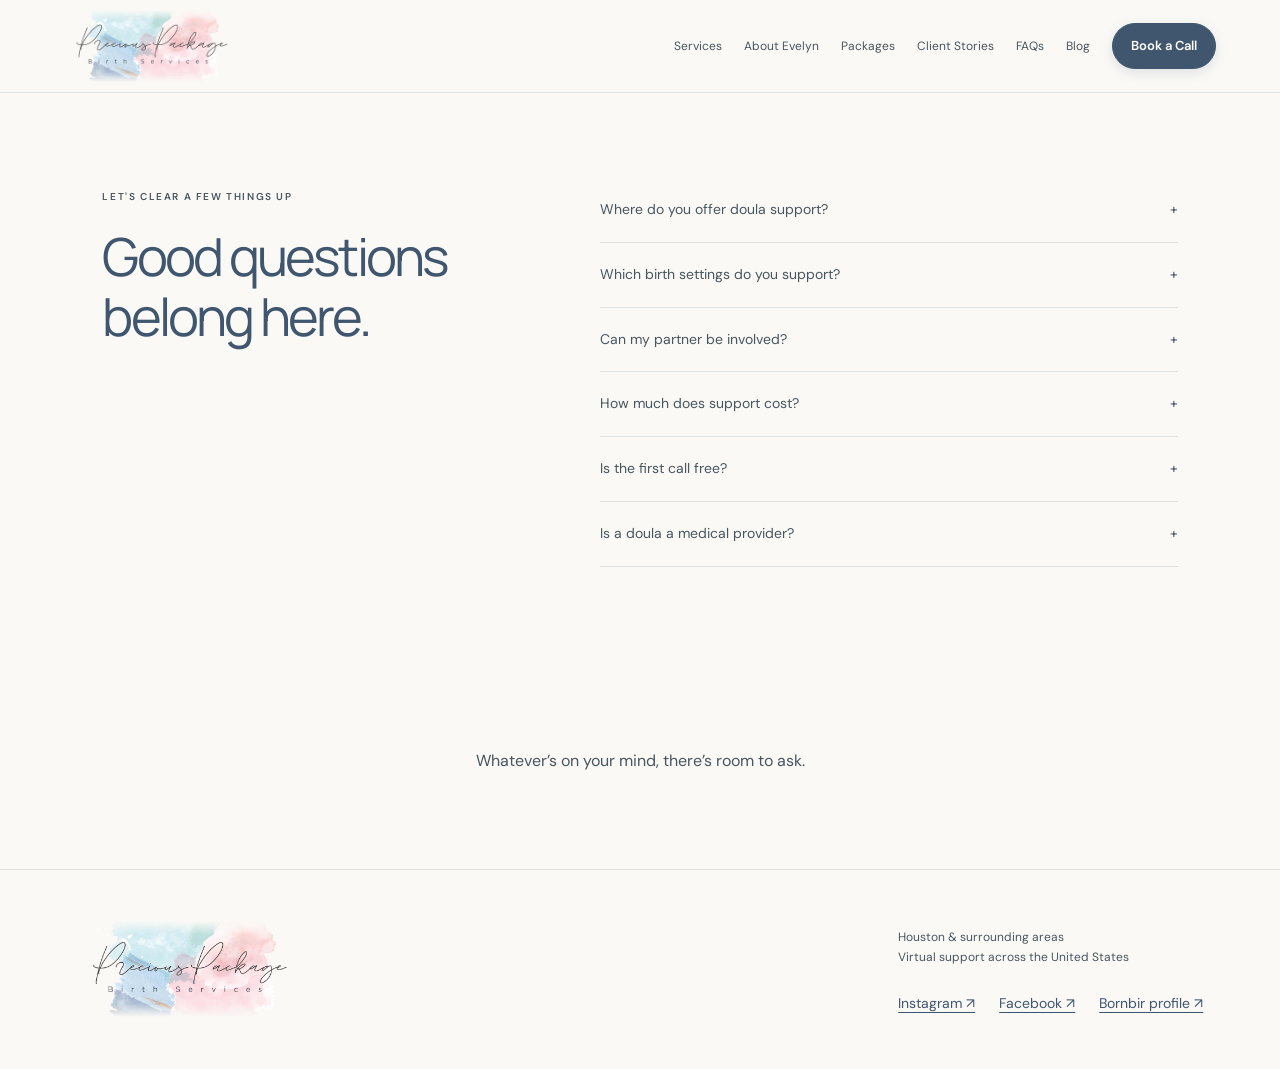
<file: faq.html>
<!doctype html><html lang="en"><head><meta charset="utf-8"><meta name="viewport" content="width=device-width,initial-scale=1"><title>FAQs | Precious Package</title><meta name="description" content="Doula questions answered: what a doula does, medicated and non-medicated births, virtual support, partners, and how to get started with Precious Package."><link rel="canonical" href="https://thepreciouspackage.com/faq.html"><meta property="og:type" content="website"><meta property="og:site_name" content="Precious Package Birth Services"><meta property="og:title" content="FAQs | Precious Package Birth Services"><meta property="og:description" content="Doula questions answered: what a doula does, medicated and non-medicated births, virtual support, partners, and how to get started with Precious Package."><meta property="og:url" content="https://thepreciouspackage.com/faq.html"><meta property="og:image" content="https://thepreciouspackage.com/assets/og-image.jpg"><meta name="twitter:card" content="summary_large_image"><meta name="twitter:title" content="FAQs | Precious Package Birth Services"><meta name="twitter:description" content="Doula questions answered: what a doula does, medicated and non-medicated births, virtual support, partners, and how to get started with Precious Package."><meta name="twitter:image" content="https://thepreciouspackage.com/assets/og-image.jpg"><link href="https://fonts.googleapis.com/css2?family=DM+Sans:wght@400;500;600&family=Manrope:wght@400;500;600&display=swap" rel="stylesheet"><link rel="stylesheet" href="draft.css"></head><body><header><a class="logo" href="/" aria-label="Precious Package Birth Services, home"><img src="assets/fiverr/precious-package-wordmark.webp" alt="Precious Package Birth Services" width="800" height="800"></a><button class="menu" aria-label="Toggle navigation" aria-controls="main-nav" aria-expanded="false">Menu</button><nav id="main-nav" aria-label="Main navigation"><a href="/support.html">Services</a><a href="/about.html">About Evelyn</a><a href="/packages.html">Packages</a><a href="/client-stories.html">Client Stories</a><a href="/faq.html">FAQs</a><a href="/blog.html">Blog</a></nav><a class="button compact header-book" href="/booking.html">Book a Call</a></header><main><section class="faq" id="questions"><div><p class="eyebrow">LET'S CLEAR A FEW THINGS UP</p><h2>Good questions<br>belong here.</h2></div><div><details><summary>Where do you offer doula support?</summary><p>In-person birth and postpartum support is available in Houston and surrounding areas. Virtual preparation and support are available to clients across the United States. We’ll confirm your location and the available options on your intro call.</p></details><details><summary>Which birth settings do you support?</summary><p>Evelyn offers birth doula support for hospital, birth-center, and home-birth settings. Doula support works alongside your maternity care team and does not replace medical care.</p></details><details><summary>Can my partner be involved?</summary><p>Yes. Supporting and involving your partner or chosen support person is part of Evelyn’s approach. We’ll talk about how you’d like your people to be involved.</p></details><details><summary>How much does support cost?</summary><p>Pricing is clear and up front. Birth support packages are $1,200 for Essential Birth and $1,500 for Complete Birth. Postpartum support is $40/hour (with bundle savings), virtual doula support is $650, and a private birth preparation session is $150. You can see everything on the Packages page — and every option starts with a free 20-minute intro call.</p></details><details><summary>Is the first call free?</summary><p>Yes. Your introductory call is free and lasts 20 minutes. You can choose phone or video.</p></details><details><summary>Is a doula a medical provider?</summary><p>Doula support is nonmedical. Your clinical care team handles examinations, procedures, medical advice, and treatment. A doula provides personal support and helps make room for your questions and preferences.</p></details></div></section><section class="welcome" aria-label="A note from Evelyn"><p>Whatever’s on your mind, there’s room to ask.</p></section></main><footer><a class="logo" href="/" aria-label="Precious Package Birth Services, home"><img src="assets/fiverr/precious-package-wordmark.webp" alt="Precious Package Birth Services" width="800" height="800"></a><div><p>Houston & surrounding areas<br>Virtual support across the United States</p><nav class="social-links" aria-label="Find Evelyn online"><a href="https://www.instagram.com/preciouspackagedoula/" target="_blank" rel="noopener noreferrer">Instagram ↗</a><a href="https://www.facebook.com/profile.php?id=61596513981045" target="_blank" rel="noopener noreferrer">Facebook ↗</a><a href="https://www.bornbir.com/evelyn-burnett" target="_blank" rel="noopener noreferrer">Bornbir profile ↗</a></nav></div></footer><script src="draft.js"></script></body></html>
</file>
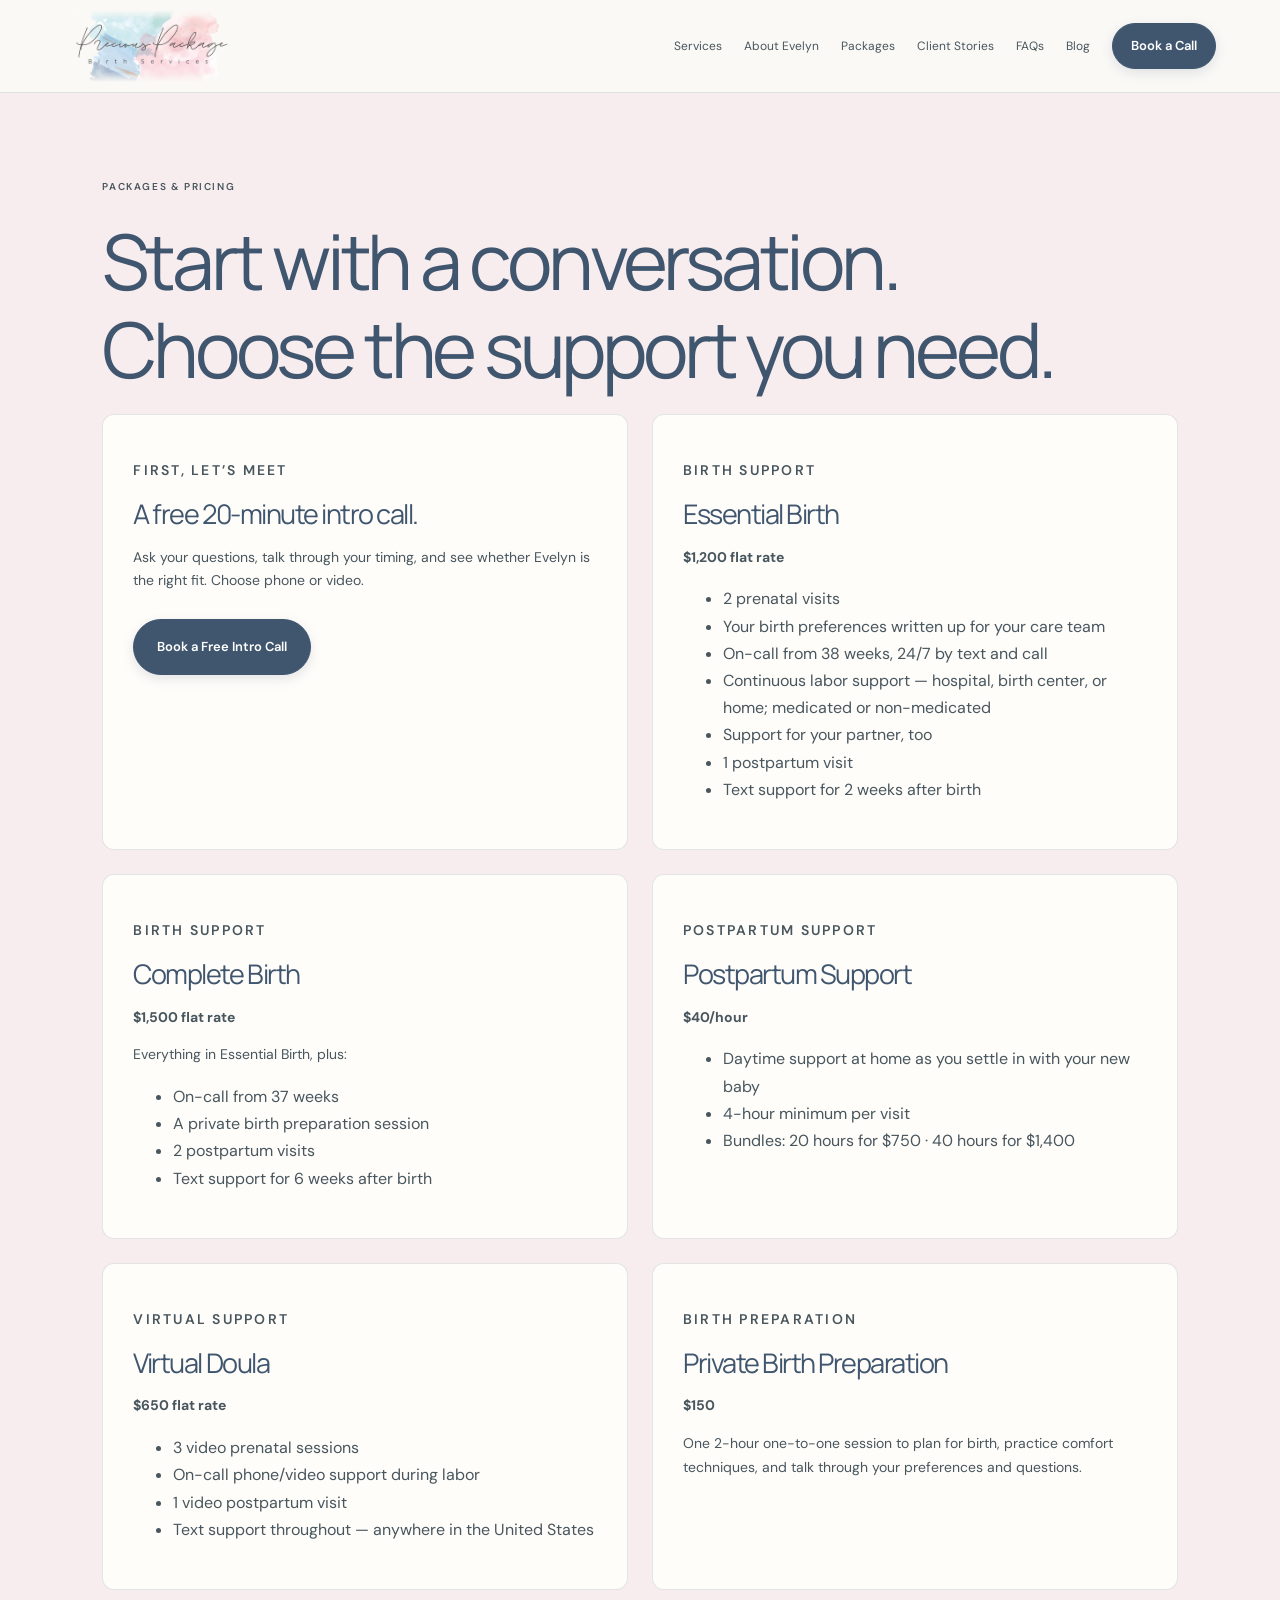
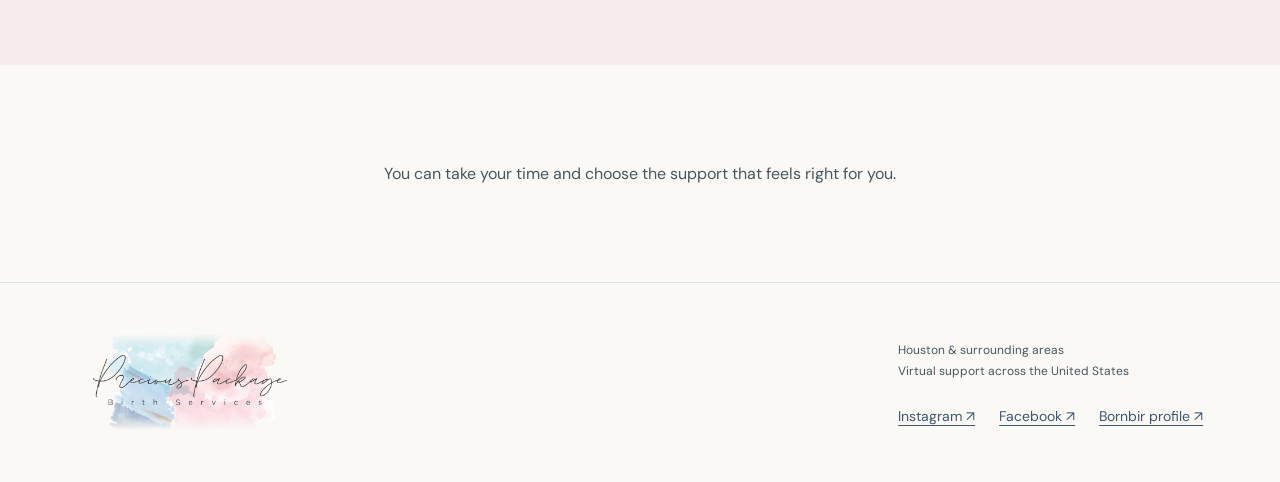
<file: packages.html>
<!doctype html><html lang="en"><head><meta charset="utf-8"><meta name="viewport" content="width=device-width,initial-scale=1"><title>Doula Packages &amp; Pricing in Houston | Precious Package</title><meta name="description" content="Doula packages for birth, private preparation, postpartum and virtual support in Houston and nationwide. See what's included and start with a free call."><link rel="canonical" href="https://thepreciouspackage.com/packages.html"><meta property="og:type" content="website"><meta property="og:site_name" content="Precious Package Birth Services"><meta property="og:title" content="Doula Packages &amp; Pricing in Houston | Precious Package"><meta property="og:description" content="Doula packages for birth, private preparation, postpartum and virtual support in Houston and nationwide. See what's included and start with a free call."><meta property="og:url" content="https://thepreciouspackage.com/packages.html"><meta property="og:image" content="https://thepreciouspackage.com/assets/og-image.jpg"><meta name="twitter:card" content="summary_large_image"><meta name="twitter:title" content="Doula Packages &amp; Pricing in Houston | Precious Package"><meta name="twitter:description" content="Doula packages for birth, private preparation, postpartum and virtual support in Houston and nationwide. See what's included and start with a free call."><meta name="twitter:image" content="https://thepreciouspackage.com/assets/og-image.jpg"><link href="https://fonts.googleapis.com/css2?family=DM+Sans:wght@400;500;600&family=Manrope:wght@400;500;600&display=swap" rel="stylesheet"><link rel="stylesheet" href="draft.css"><link rel="icon" type="image/svg+xml" href="/brand-kit/assets/pp-mark.svg"><script type="application/ld+json"> {   "@context": "https://schema.org",   "@type": "ProfessionalService",   "name": "Precious Package Birth Services",   "url": "https://thepreciouspackage.com/",   "logo": "https://thepreciouspackage.com/assets/og-image.jpg",   "image": "https://thepreciouspackage.com/assets/og-image.jpg",   "description": "Houston birth & postpartum doula support for medicated and non-medicated births, plus virtual support nationwide.",   "telephone": "+1-713-677-1500",   "email": "hello.preciouspackage@gmail.com",   "priceRange": "$40 - $1,500",   "address": { "@type": "PostalAddress", "addressLocality": "Houston", "addressRegion": "TX", "addressCountry": "US" },   "areaServed": ["Houston", "Pasadena", "Pearland", "Sugar Land", "Katy", "Cypress", "The Woodlands", "Baytown", "Humble"],   "openingHours": "Mo-Fr 09:00-17:00",   "founder": { "@type": "Person", "name": "Evelyn Doss", "jobTitle": "Birth & Postpartum Doula" },   "sameAs": [     "https://www.facebook.com/profile.php?id=61596513981045",     "https://www.instagram.com/preciouspackagedoula/",     "https://www.bornbir.com/evelyn-burnett"   ],   "makesOffer": [     { "@type": "Offer", "name": "Essential Birth", "price": "1200", "priceCurrency": "USD" },     { "@type": "Offer", "name": "Complete Birth", "price": "1500", "priceCurrency": "USD" },     { "@type": "Offer", "name": "Postpartum Support", "price": "40", "priceCurrency": "USD" },     { "@type": "Offer", "name": "Virtual Doula", "price": "650", "priceCurrency": "USD" },     { "@type": "Offer", "name": "Private Birth Preparation", "price": "150", "priceCurrency": "USD" }   ] } </script></head><body><header><a class="logo" href="/" aria-label="Precious Package Birth Services, home"><img src="assets/fiverr/precious-package-wordmark.webp" alt="Precious Package Birth Services" width="800" height="800"></a><button class="menu" aria-label="Toggle navigation" aria-controls="main-nav" aria-expanded="false">Menu</button><nav id="main-nav" aria-label="Main navigation"><a href="/support.html">Services</a><a href="/about.html">About Evelyn</a><a href="/packages.html">Packages</a><a href="/client-stories.html">Client Stories</a><a href="/faq.html">FAQs</a><a href="/blog.html">Blog</a></nav><a class="button compact header-book" href="/booking.html">Book a Call</a></header><main><section class="packages" id="packages"><div><p class="eyebrow">PACKAGES &amp; PRICING</p><h1>Start with a conversation.<br>Choose the support you need.</h1></div><div class="package-options"><article><p class="eyebrow">FIRST, LET’S MEET</p><h3>A free 20-minute intro call.</h3><p>Ask your questions, talk through your timing, and see whether Evelyn is the right fit. Choose phone or video.</p><a class="button" href="/booking.html">Book a Free Intro Call</a></article><article><p class="eyebrow">BIRTH SUPPORT</p><h3>Essential Birth</h3><p><strong>$1,200 flat rate</strong></p><ul><li>2 prenatal visits</li><li>Your birth preferences written up for your care team</li><li>On-call from 38 weeks, 24/7 by text and call</li><li>Continuous labor support — hospital, birth center, or home; medicated or non-medicated</li><li>Support for your partner, too</li><li>1 postpartum visit</li><li>Text support for 2 weeks after birth</li></ul></article><article><p class="eyebrow">BIRTH SUPPORT</p><h3>Complete Birth</h3><p><strong>$1,500 flat rate</strong></p><p>Everything in Essential Birth, plus:</p><ul><li>On-call from 37 weeks</li><li>A private birth preparation session</li><li>2 postpartum visits</li><li>Text support for 6 weeks after birth</li></ul></article><article><p class="eyebrow">POSTPARTUM SUPPORT</p><h3>Postpartum Support</h3><p><strong>$40/hour</strong></p><ul><li>Daytime support at home as you settle in with your new baby</li><li>4-hour minimum per visit</li><li>Bundles: 20 hours for $750 · 40 hours for $1,400</li></ul></article><article><p class="eyebrow">VIRTUAL SUPPORT</p><h3>Virtual Doula</h3><p><strong>$650 flat rate</strong></p><ul><li>3 video prenatal sessions</li><li>On-call phone/video support during labor</li><li>1 video postpartum visit</li><li>Text support throughout — anywhere in the United States</li></ul></article><article><p class="eyebrow">BIRTH PREPARATION</p><h3>Private Birth Preparation</h3><p><strong>$150</strong></p><p>One 2-hour one-to-one session to plan for birth, practice comfort techniques, and talk through your preferences and questions.</p></article></div></section><section class="welcome" aria-label="A note from Evelyn"><p>You can take your time and choose the support that feels right for you.</p></section></main><footer><a class="logo" href="/" aria-label="Precious Package Birth Services, home"><img src="assets/fiverr/precious-package-wordmark.webp" alt="Precious Package Birth Services" width="800" height="800"></a><div><p>Houston & surrounding areas<br>Virtual support across the United States</p><nav class="social-links" aria-label="Find Evelyn online"><a href="https://www.instagram.com/preciouspackagedoula/" target="_blank" rel="noopener noreferrer">Instagram ↗</a><a href="https://www.facebook.com/profile.php?id=61596513981045" target="_blank" rel="noopener noreferrer">Facebook ↗</a><a href="https://www.bornbir.com/evelyn-burnett" target="_blank" rel="noopener noreferrer">Bornbir profile ↗</a></nav></div></footer><script src="draft.js"></script></body></html>
</file>
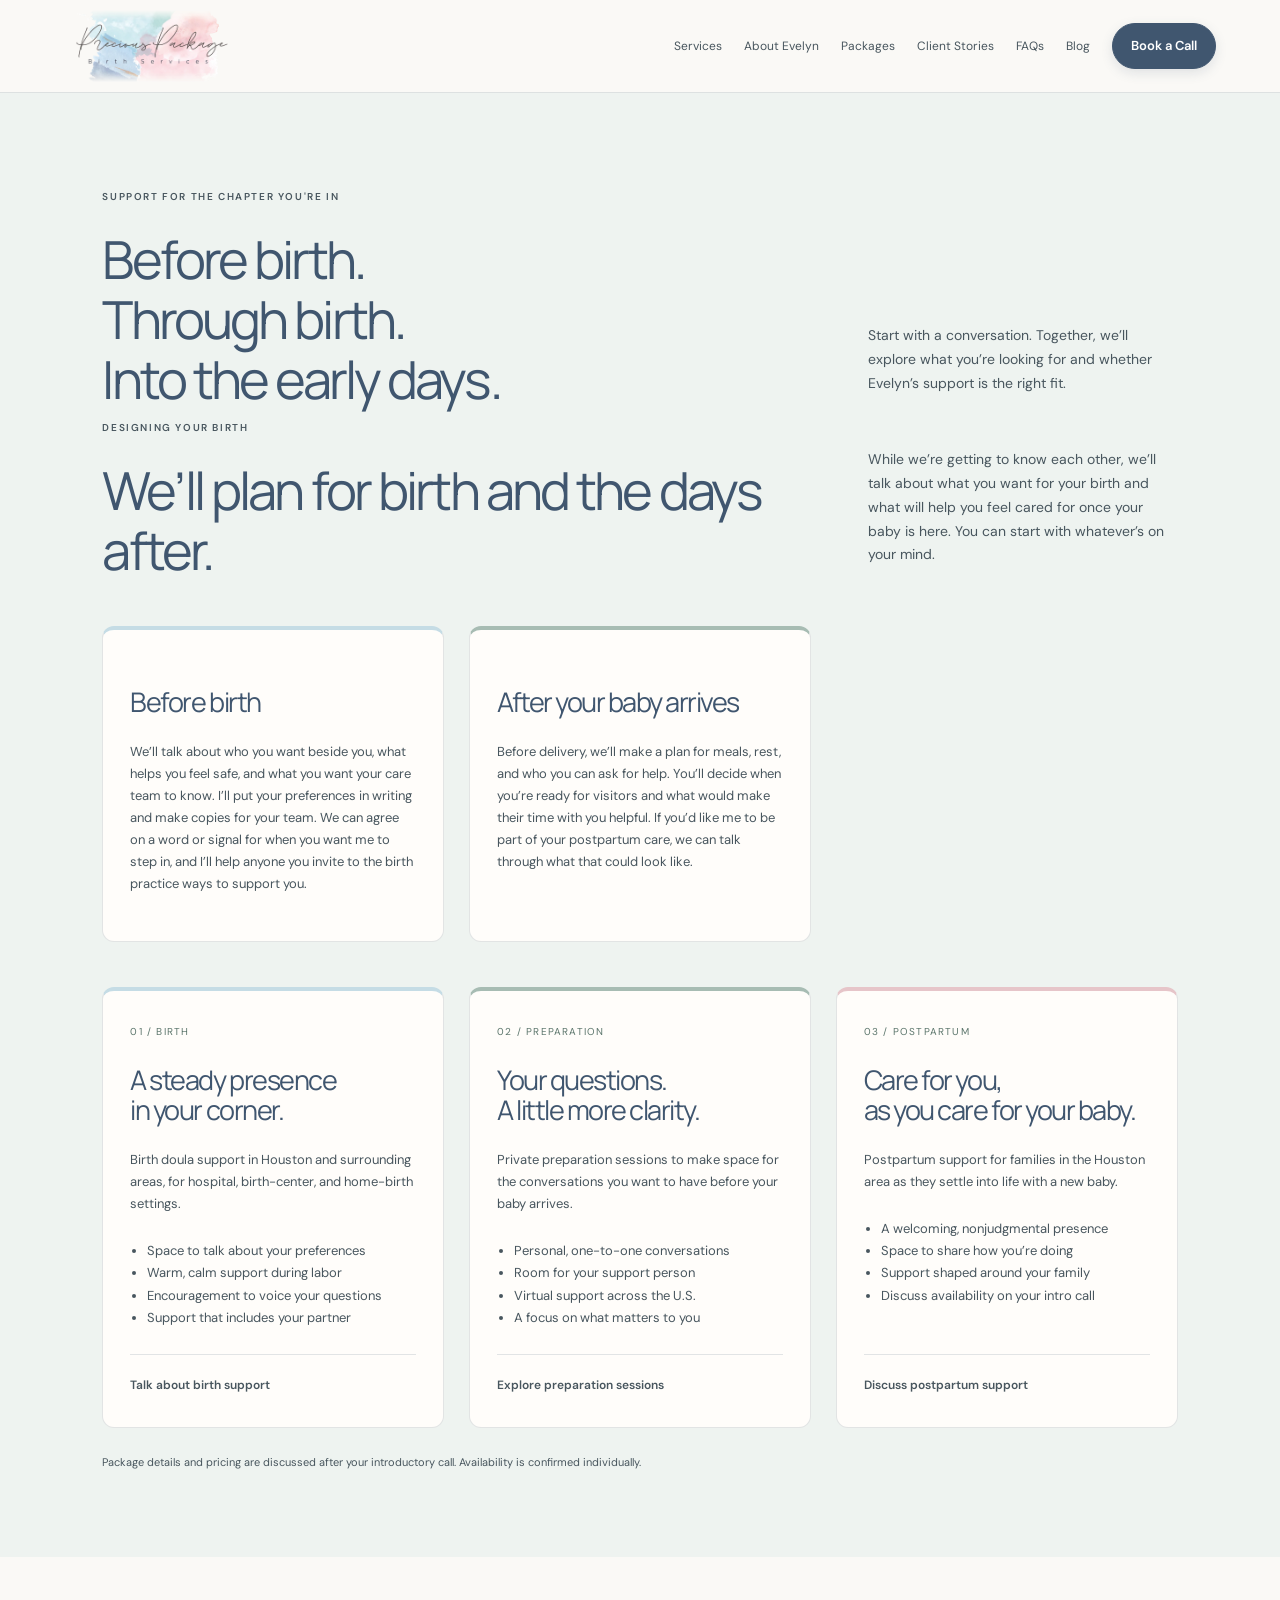
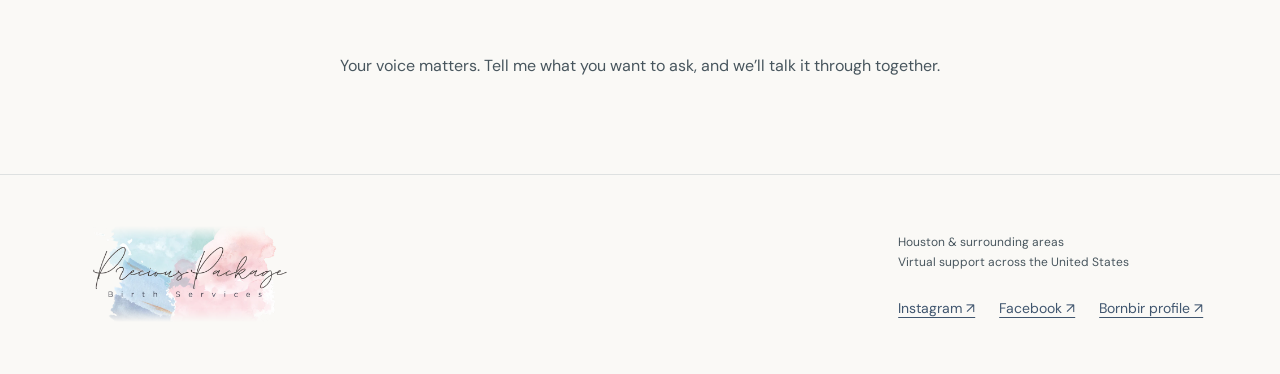
<file: support.html>
<!doctype html><html lang="en"><head><meta charset="utf-8"><meta name="viewport" content="width=device-width,initial-scale=1"><title>Doula Support | Precious Package</title><meta name="description" content="Birth, postpartum and virtual doula support in Houston — medicated or non-medicated, your preferences lead. Learn how Evelyn can support your family."><link rel="canonical" href="https://thepreciouspackage.com/support.html"><meta property="og:type" content="website"><meta property="og:site_name" content="Precious Package Birth Services"><meta property="og:title" content="Doula Support | Precious Package Birth Services"><meta property="og:description" content="Birth, postpartum and virtual doula support in Houston — medicated or non-medicated, your preferences lead. Learn how Evelyn can support your family."><meta property="og:url" content="https://thepreciouspackage.com/support.html"><meta property="og:image" content="https://thepreciouspackage.com/assets/og-image.jpg"><meta name="twitter:card" content="summary_large_image"><meta name="twitter:title" content="Doula Support | Precious Package Birth Services"><meta name="twitter:description" content="Birth, postpartum and virtual doula support in Houston — medicated or non-medicated, your preferences lead. Learn how Evelyn can support your family."><meta name="twitter:image" content="https://thepreciouspackage.com/assets/og-image.jpg"><link href="https://fonts.googleapis.com/css2?family=DM+Sans:wght@400;500;600&family=Manrope:wght@400;500;600&display=swap" rel="stylesheet"><link rel="stylesheet" href="draft.css"></head><body><header><a class="logo" href="/" aria-label="Precious Package Birth Services, home"><img src="assets/fiverr/precious-package-wordmark.webp" alt="Precious Package Birth Services" width="800" height="800"></a><button class="menu" aria-label="Toggle navigation" aria-controls="main-nav" aria-expanded="false">Menu</button><nav id="main-nav" aria-label="Main navigation"><a href="/support.html">Services</a><a href="/about.html">About Evelyn</a><a href="/packages.html">Packages</a><a href="/client-stories.html">Client Stories</a><a href="/faq.html">FAQs</a><a href="/blog.html">Blog</a></nav><a class="button compact header-book" href="/booking.html">Book a Call</a></header><main><section id="support" class="support"><div class="section-top"><div><p class="eyebrow">SUPPORT FOR THE CHAPTER YOU'RE IN</p><h2>Before birth.<br>Through birth.<br>Into the early days.</h2></div><p>Start with a conversation. Together, we’ll explore what you’re looking for and whether Evelyn’s support is the right fit.</p></div><div class="section-top"><div><p class="eyebrow">DESIGNING YOUR BIRTH</p><h2>We’ll plan for birth and the days after.</h2></div><p>While we’re getting to know each other, we’ll talk about what you want for your birth and what will help you feel cared for once your baby is here. You can start with whatever’s on your mind.</p></div>
<div class="services">
<article><h3>Before birth</h3><p>We’ll talk about who you want beside you, what helps you feel safe, and what you want your care team to know. I’ll put your preferences in writing and make copies for your team. We can agree on a word or signal for when you want me to step in, and I’ll help anyone you invite to the birth practice ways to support you.</p></article>
<article><h3>After your baby arrives</h3><p>Before delivery, we’ll make a plan for meals, rest, and who you can ask for help. You’ll decide when you’re ready for visitors and what would make their time with you helpful. If you’d like me to be part of your postpartum care, we can talk through what that could look like.</p></article>
</div>
<div class="services"><article><span class="number">01 / BIRTH</span><h3>A steady presence<br>in your corner.</h3><p>Birth doula support in Houston and surrounding areas, for hospital, birth-center, and home-birth settings.</p><ul><li>Space to talk about your preferences</li><li>Warm, calm support during labor</li><li>Encouragement to voice your questions</li><li>Support that includes your partner</li></ul><a href="/booking.html?service=Birth%20support">Talk about birth support</a></article><article><span class="number">02 / PREPARATION</span><h3>Your questions.<br>A little more clarity.</h3><p>Private preparation sessions to make space for the conversations you want to have before your baby arrives.</p><ul><li>Personal, one-to-one conversations</li><li>Room for your support person</li><li>Virtual support across the U.S.</li><li>A focus on what matters to you</li></ul><a href="/booking.html?service=Private%20preparation">Explore preparation sessions</a></article><article><span class="number">03 / POSTPARTUM</span><h3>Care for you,<br>as you care for your baby.</h3><p>Postpartum support for families in the Houston area as they settle into life with a new baby.</p><ul><li>A welcoming, nonjudgmental presence</li><li>Space to share how you’re doing</li><li>Support shaped around your family</li><li>Discuss availability on your intro call</li></ul><a href="/booking.html?service=Postpartum%20support">Discuss postpartum support</a></article></div><p class="micro">Package details and pricing are discussed after your introductory call. Availability is confirmed individually.</p></section><section class="welcome" aria-label="A note from Evelyn"><p>Your voice matters. Tell me what you want to ask, and we’ll talk it through together.</p></section></main><footer><a class="logo" href="/" aria-label="Precious Package Birth Services, home"><img src="assets/fiverr/precious-package-wordmark.webp" alt="Precious Package Birth Services" width="800" height="800"></a><div><p>Houston & surrounding areas<br>Virtual support across the United States</p><nav class="social-links" aria-label="Find Evelyn online"><a href="https://www.instagram.com/preciouspackagedoula/" target="_blank" rel="noopener noreferrer">Instagram ↗</a><a href="https://www.facebook.com/profile.php?id=61596513981045" target="_blank" rel="noopener noreferrer">Facebook ↗</a><a href="https://www.bornbir.com/evelyn-burnett" target="_blank" rel="noopener noreferrer">Bornbir profile ↗</a></nav></div></footer><script src="draft.js"></script></body></html>
</file>
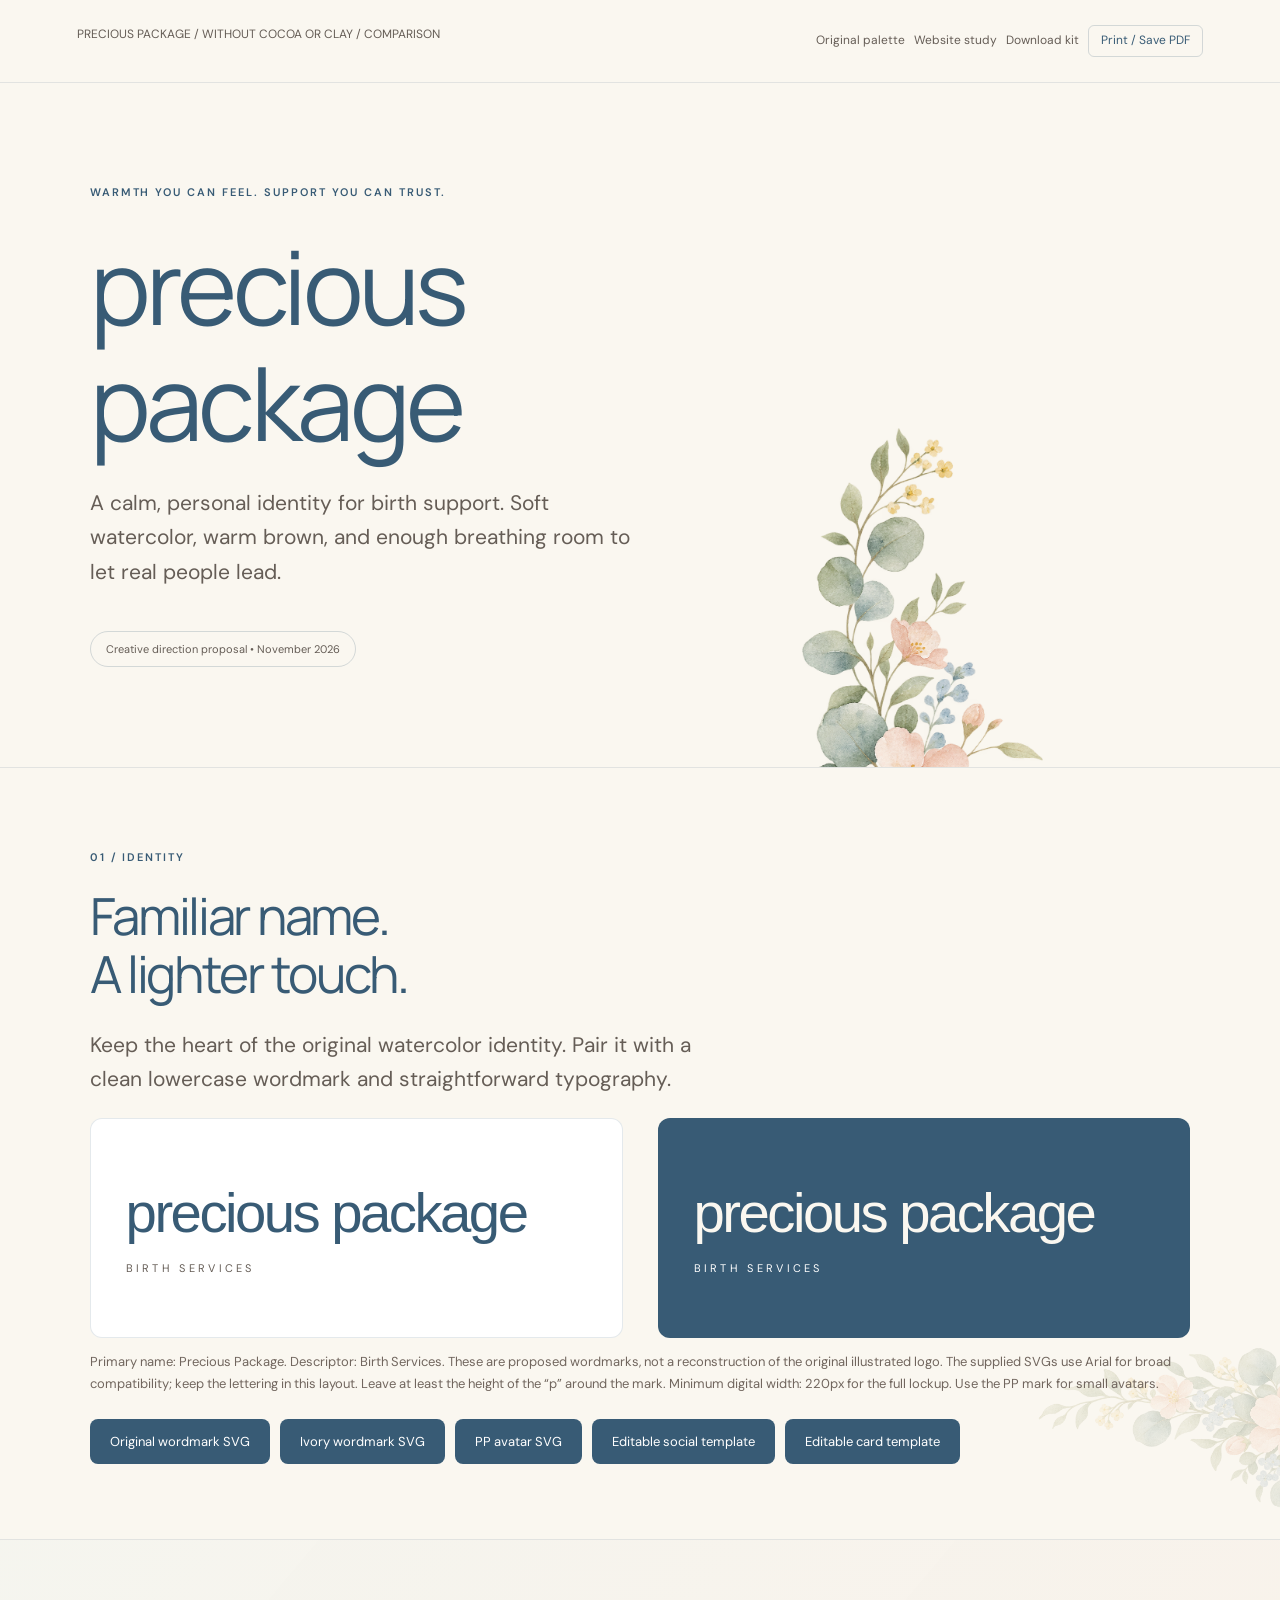
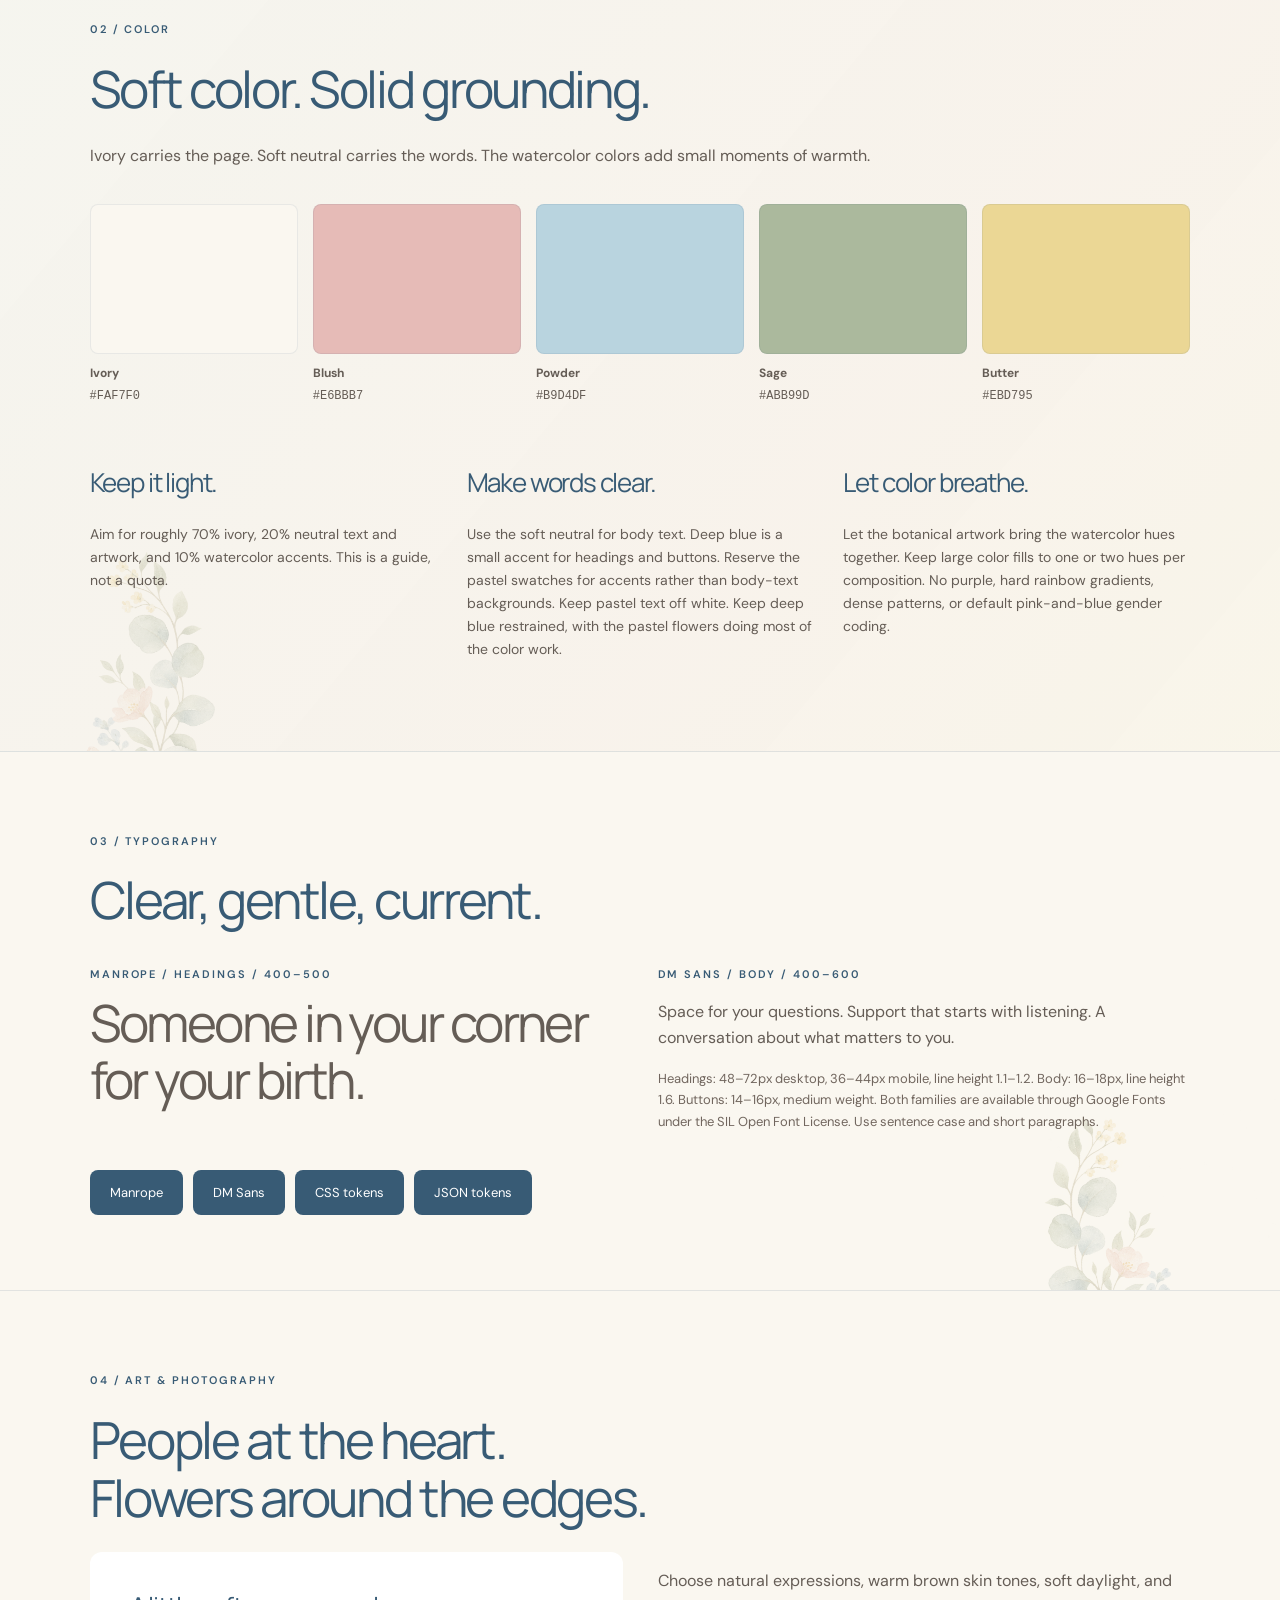
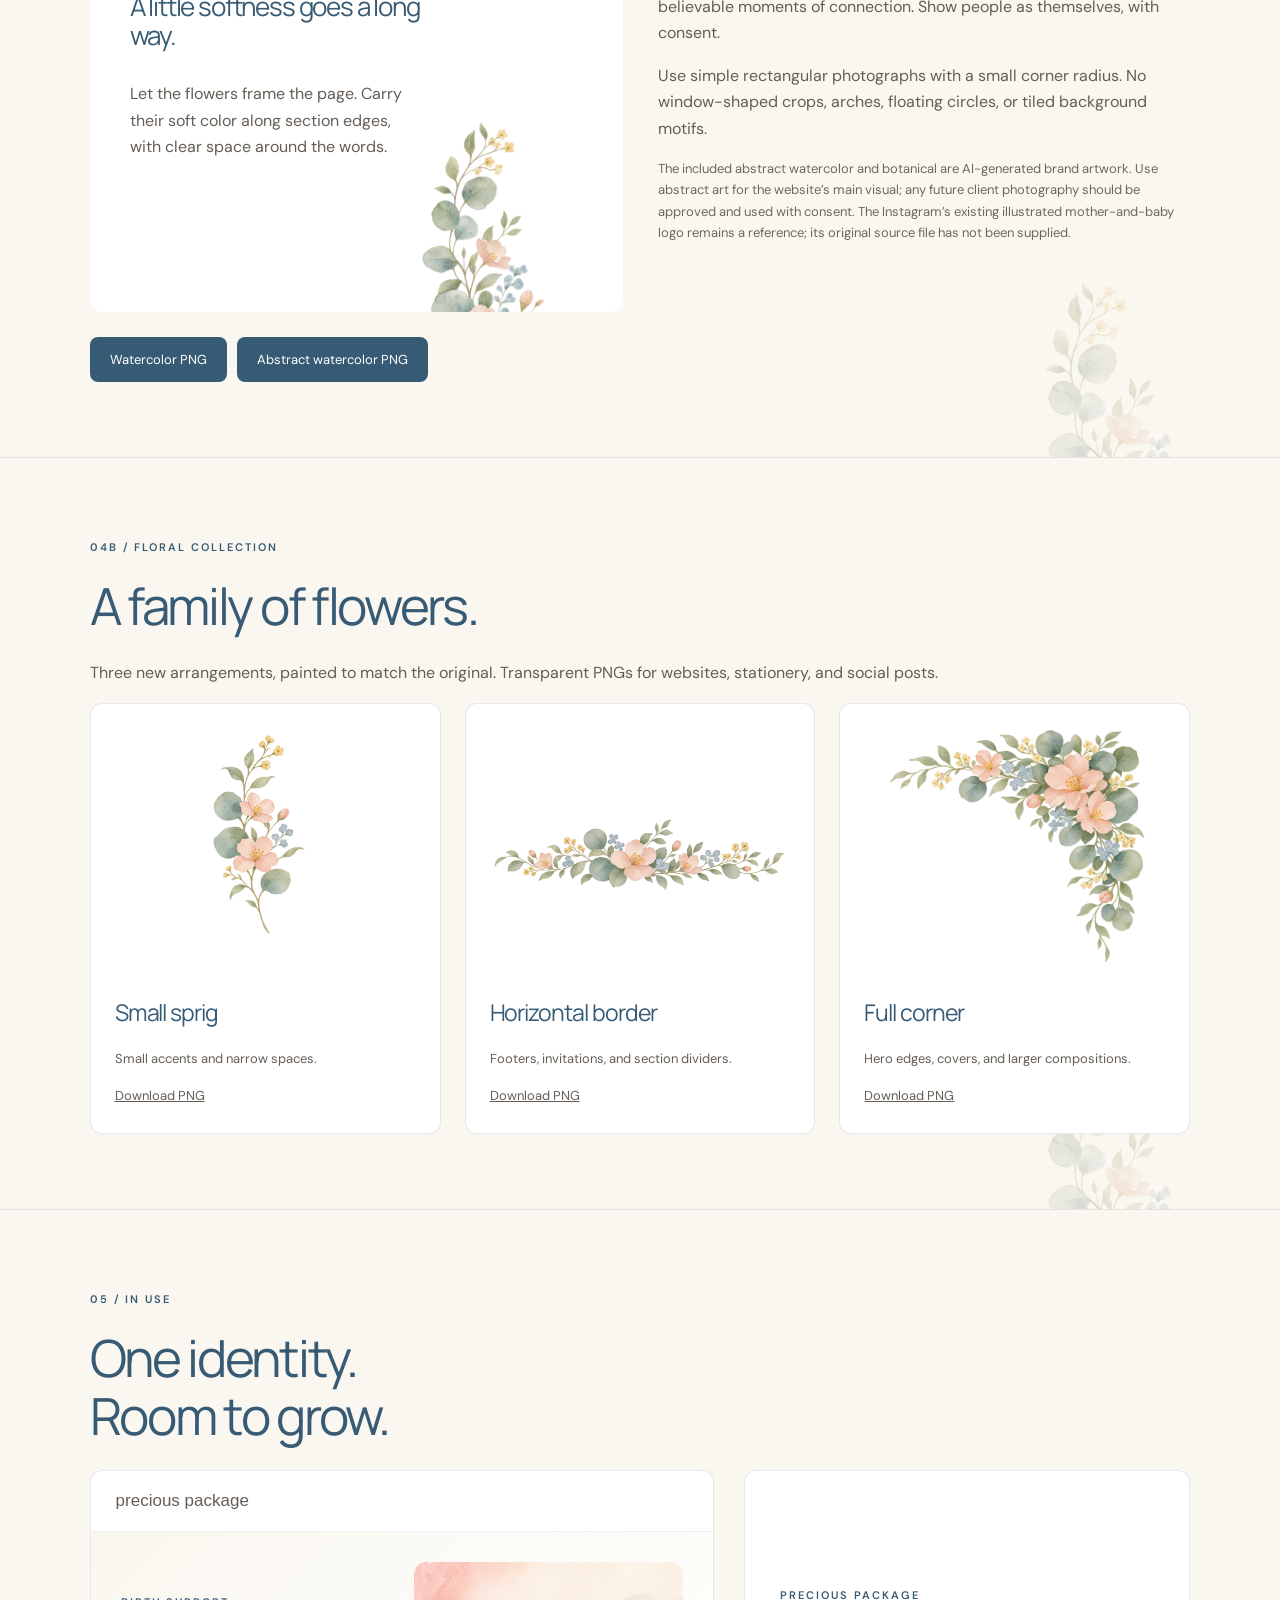
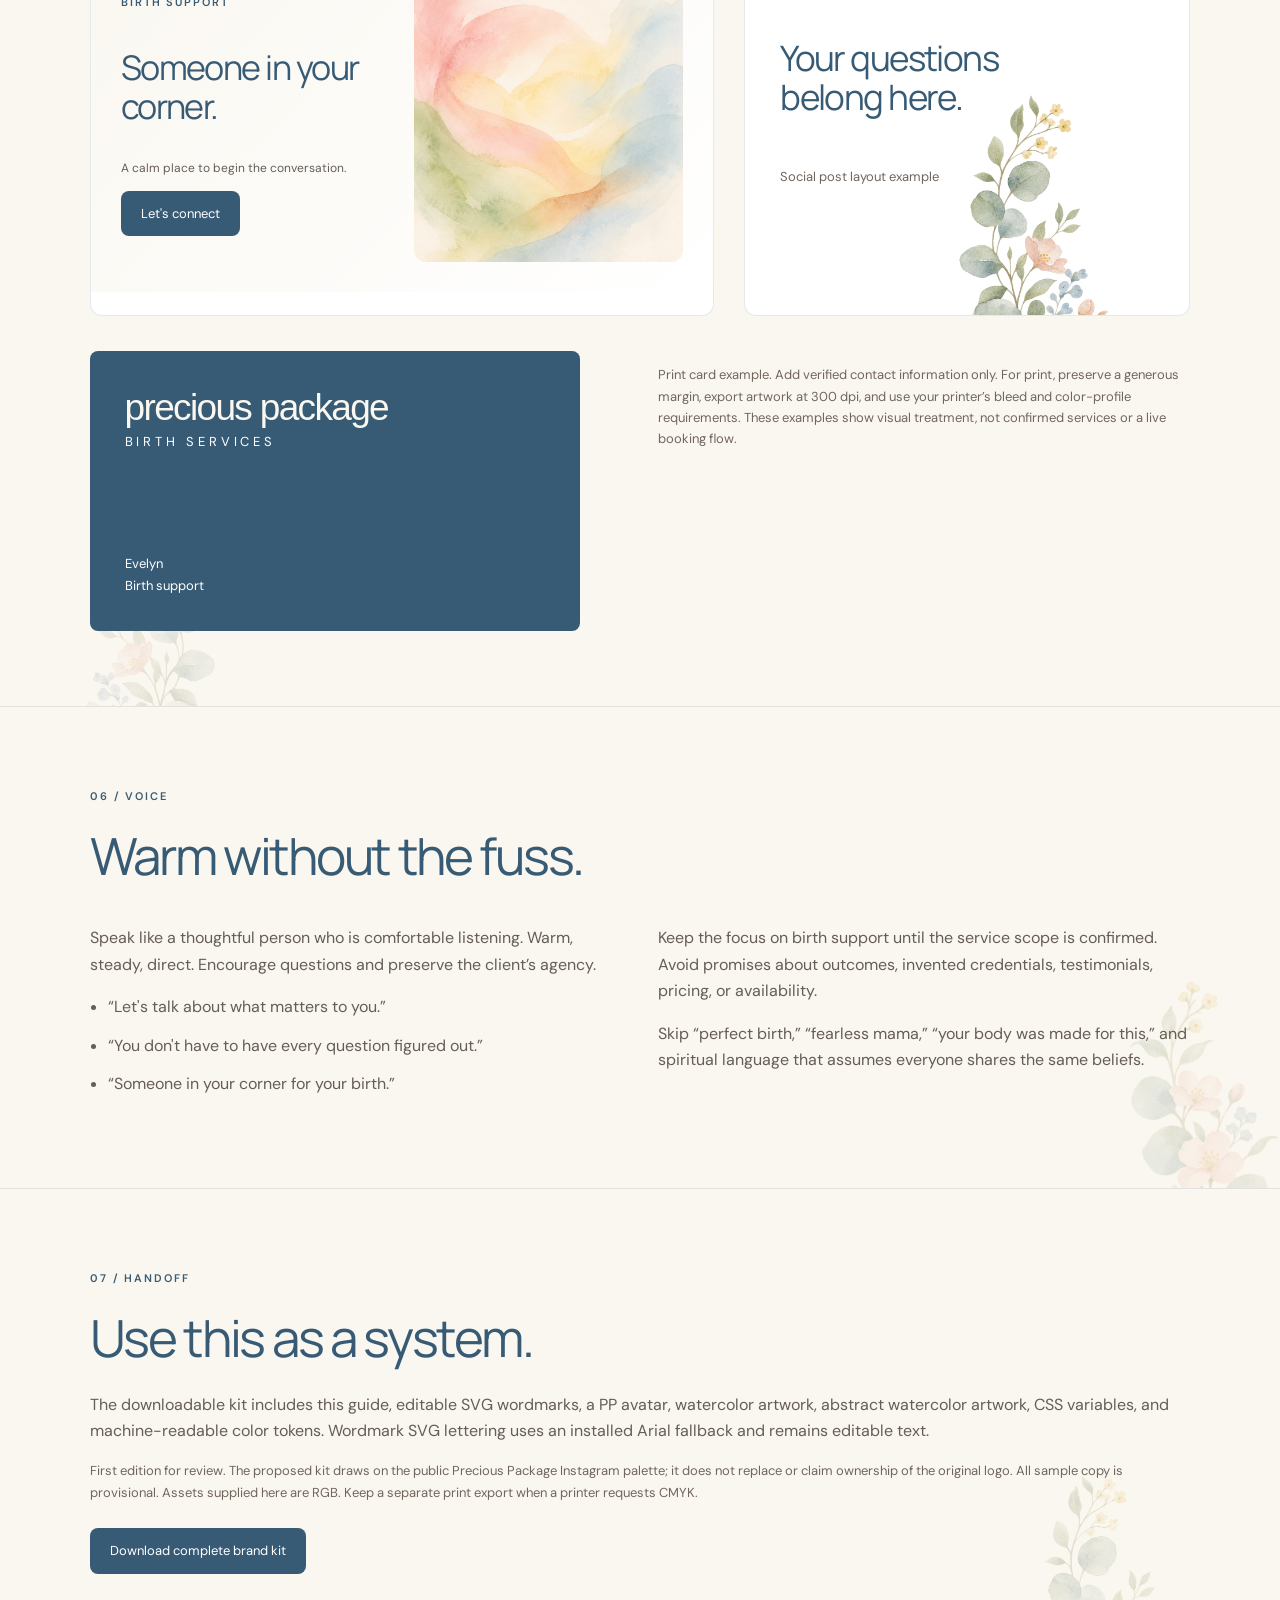
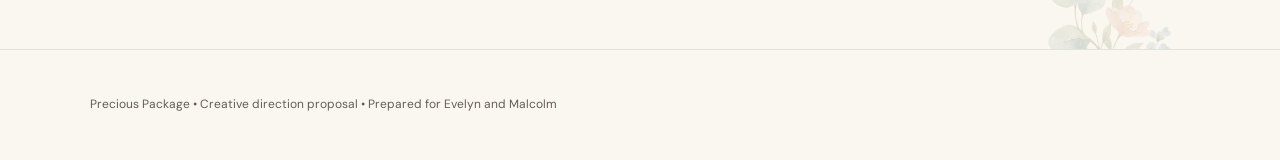
<file: brand-kit/without-clay.html>
<!doctype html><html lang="en"><head><meta charset="utf-8"><meta name="viewport" content="width=device-width,initial-scale=1"><title>Precious Package | Without Clay</title><link href="https://fonts.googleapis.com/css2?family=DM+Sans:wght@400;500;600;700&family=Manrope:wght@400;500;600&display=swap" rel="stylesheet"><style>
:root{--ivory:#FAF7F0;--ink:#385B75;--blush:#E6BBB7;--blue:#B9D4DF;--sage:#ABB99D;--yellow:#EBD795}*{box-sizing:border-box}body{margin:0;background:var(--ivory);color:var(--ink);font:16px/1.65 'DM Sans',sans-serif}a{color:inherit}header{padding:25px 6%;border-bottom:1px solid #385B7520;display:flex;justify-content:space-between;gap:20px;font-size:12px}header a{text-decoration:none}main{max-width:1400px;margin:auto}section{padding:75px 7%;border-bottom:1px solid #385B7520}h1,h2,h3{font-family:Manrope,sans-serif;font-weight:400;line-height:1.13;letter-spacing:-.045em}h1{font-size:clamp(55px,8vw,112px);margin:25px 0}h2{font-size:clamp(36px,4vw,55px);margin:18px 0 25px}h3{font-size:26px}.eyebrow{font-size:11px;text-transform:uppercase;letter-spacing:.18em;font-weight:600}.lede{font-size:21px;max-width:650px}.hero{position:relative;overflow:hidden;padding-top:95px;padding-bottom:100px}.hero p,.hero h1{position:relative;z-index:1}.hero img{position:absolute;width:420px;right:-30px;bottom:-80px;opacity:.65}.hero .lede{max-width:560px}.pill{display:inline-block;padding:8px 15px;border:1px solid #385B7533;border-radius:30px;font-size:11px;margin-top:20px}.grid{display:grid;grid-template-columns:repeat(2,1fr);gap:35px}.note{font-size:13px;color:#716159}.wordmark{font:clamp(32px,4.4vw,65px)/1.2 Arial,sans-serif;letter-spacing:-.045em}.descriptor{font-size:11px;letter-spacing:.3em;margin:12px 0 0}.logo-card{padding:55px 35px;min-height:220px;border:1px solid #385B7522;border-radius:12px;background:white;display:flex;flex-direction:column;justify-content:center}.dark{background:var(--ink);color:var(--ivory)}.downloads{display:flex;flex-wrap:wrap;gap:10px;margin-top:25px}.downloads a,.button{display:inline-block;background:var(--ink);color:var(--ivory);padding:12px 20px;border-radius:8px;font-size:13px;text-decoration:none}.swatches{display:grid;grid-template-columns:repeat(5,1fr);gap:15px;margin-top:35px}.swatch>div{height:150px;border:1px solid #385B7518;border-radius:8px}.swatch strong,.swatch code{display:block;font-size:12px;margin-top:10px}.swatch code{margin-top:3px}.rules{display:grid;grid-template-columns:repeat(3,1fr);gap:30px;margin-top:35px}.rules p{font-size:14px}.type-sample{font:400 clamp(35px,4vw,60px)/1.12 Manrope,sans-serif;letter-spacing:-.05em}.body-sample{max-width:480px}.botanical-demo{background:white;position:relative;min-height:310px;padding:55px;overflow:hidden;border-radius:12px}.botanical-demo img{position:absolute;right:-35px;bottom:-45px;width:330px;opacity:.75}.botanical-demo h3,.botanical-demo p{position:relative;max-width:240px}.applications{display:grid;grid-template-columns:1.4fr 1fr;gap:30px}.website{background:white;border:1px solid #385B7522;border-radius:12px;overflow:hidden}.mini-nav{padding:20px 25px;font:17px Arial,sans-serif;border-bottom:1px solid #385B7515}.mini-hero{display:grid;grid-template-columns:1fr 1fr;align-items:center;padding:30px;gap:25px}.mini-hero h3{font-size:34px}.mini-hero img{width:100%;height:300px;object-fit:cover;object-position:center;border-radius:12px}.mini-hero p{font-size:12px}.social{background:#fff;aspect-ratio:1;position:relative;overflow:hidden;border:1px solid #385B7522;padding:35px;border-radius:12px;display:flex;flex-direction:column;justify-content:center}.social img{position:absolute;width:80%;right:-20%;bottom:-20%;opacity:.6}.social h3{font-size:35px;max-width:230px;z-index:1}.social .eyebrow{z-index:1}.card{max-width:490px;aspect-ratio:1.75;background:var(--ink);color:var(--ivory);padding:35px;border-radius:8px;display:flex;flex-direction:column;justify-content:space-between}.card .wordmark{font-size:37px}.card p{font-size:13px;margin:0}.voice-list{padding-left:18px}.voice-list li{margin:12px 0}.end{padding:45px 7%;font-size:12px}code{font-family:monospace}button{font:inherit}.print{background:transparent;border:1px solid #385B7533;border-radius:6px;padding:5px 12px;color:var(--ink);cursor:pointer}@media(max-width:750px){section{padding:50px 6%}.grid,.applications,.rules{grid-template-columns:1fr}.hero{padding-top:60px}.hero img{opacity:.3;width:300px}.swatches{grid-template-columns:repeat(3,1fr)}.swatch>div{height:100px}.mini-hero{padding:20px;gap:15px}.mini-hero h3{font-size:26px}.mini-hero img{height:260px}header{flex-wrap:wrap}.botanical-demo{padding:30px}.wordmark{font-size:35px}}@media print{header,.downloads,.print{display:none}section{break-inside:avoid;padding:35px 5%}body{-webkit-print-color-adjust:exact;print-color-adjust:exact}.hero{padding:45px 5%}.hero h1{font-size:72px}.swatch>div{height:80px}}

/* Approved watercolor florals carry through the page edges. */
section{position:relative;isolation:isolate;overflow:hidden}
section::after{content:'';position:absolute;z-index:-1;pointer-events:none;width:360px;height:360px;background:url('assets/watercolor-botanical.png') center/contain no-repeat;opacity:.24;right:-120px;bottom:-140px;transform:rotate(-12deg)}
section:nth-of-type(3)::after,section:nth-of-type(7)::after{left:-140px;right:auto;transform:scaleX(-1);opacity:.20}
.hero img{width:510px;right:-25px;bottom:-120px;opacity:.85}
.hero::after{display:none}
section:nth-of-type(3){background:linear-gradient(130deg,#B9D4DF12,#E6BBB714 65%,#EBD79512)}
.botanical-demo{min-height:360px;padding:40px;display:flex;flex-direction:column;justify-content:flex-start}
.botanical-demo img{width:310px;right:-105px;bottom:-90px;opacity:.85}
.botanical-demo h3,.botanical-demo p{max-width:65%;position:relative;z-index:1}
.botanical-demo h3{margin:0 0 15px}
.mini-hero{position:relative;isolation:isolate;overflow:hidden;background:linear-gradient(135deg,#FAF7F0,#fff)}
.mini-hero::before{content:'';position:absolute;z-index:-1;width:220px;height:220px;left:-120px;bottom:-100px;background:url('assets/watercolor-botanical.png') center/contain no-repeat;opacity:.30}
.social img{width:85%;right:-32%;bottom:-27%;opacity:.80}
@media(max-width:750px){section::after{width:260px;height:260px;opacity:.17;right:-125px;bottom:-120px}.hero img{width:340px;right:-100px;bottom:-100px;opacity:.55}.hero .lede{max-width:95%}.botanical-demo{min-height:350px;padding:30px}.botanical-demo h3,.botanical-demo p{max-width:68%}.botanical-demo img{width:270px;right:-95px;bottom:-85px}}
.floral-gallery{display:grid;grid-template-columns:repeat(3,1fr);gap:24px}.floral-gallery article{background:#fff;padding:24px;border:1px solid #385B7522;border-radius:12px}.floral-gallery img{width:100%;height:240px;object-fit:contain}.floral-gallery h3{font-size:23px}.floral-gallery p,.floral-gallery a{font-size:13px}@media(max-width:750px){.floral-gallery{grid-template-columns:1fr}}
section:nth-of-type(2)::after{background-image:url("assets/floral-corner.png");transform:none;right:-110px;bottom:-150px}section:nth-of-type(8)::after{background-image:url("assets/floral-sprig.png")}
body{color:#655D56}.dark,.button,.downloads a,.card{background:#385B75;color:#fff}.wordmark,h1,h2,h3,.eyebrow{color:#385B75}.dark .wordmark,.card .wordmark{color:var(--ivory)}.note{color:#71665E}</style></head><body><header><span>PRECIOUS PACKAGE / WITHOUT COCOA OR CLAY / COMPARISON</span><div><a href="index.html">Original palette</a> &nbsp; <a href="../">Website study</a> &nbsp; <a href="precious-package-brand-kit.zip" download>Download kit</a> &nbsp; <button class="print" onclick="window.print()">Print / Save PDF</button></div></header><main>
<section class="hero"><span class="eyebrow">Warmth you can feel. Support you can trust.</span><h1>precious<br>package</h1><p class="lede">A calm, personal identity for birth support. Soft watercolor, warm brown, and enough breathing room to let real people lead.</p><span class="pill">Creative direction proposal • November 2026</span><img src="assets/watercolor-botanical.png" alt="Soft watercolor botanical ornament"></section>
<section><span class="eyebrow">01 / Identity</span><h2>Familiar name.<br>A lighter touch.</h2><p class="lede">Keep the heart of the original watercolor identity. Pair it with a clean lowercase wordmark and straightforward typography.</p><div class="grid"><div class="logo-card"><div class="wordmark">precious package</div><p class="descriptor">BIRTH SERVICES</p></div><div class="logo-card dark"><div class="wordmark">precious package</div><p class="descriptor">BIRTH SERVICES</p></div></div><p class="note">Primary name: Precious Package. Descriptor: Birth Services. These are proposed wordmarks, not a reconstruction of the original illustrated logo. The supplied SVGs use Arial for broad compatibility; keep the lettering in this layout. Leave at least the height of the “p” around the mark. Minimum digital width: 220px for the full lockup. Use the PP mark for small avatars.</p><div class="downloads"><a href="assets/precious-package-clay.svg" download>Original wordmark SVG</a><a href="assets/precious-package-ivory.svg" download>Ivory wordmark SVG</a><a href="assets/pp-mark.svg" download>PP avatar SVG</a><a href="assets/social-template.svg" download>Editable social template</a><a href="assets/business-card-template.svg" download>Editable card template</a></div></section>
<section><span class="eyebrow">02 / Color</span><h2>Soft color. Solid grounding.</h2><p>Ivory carries the page. Soft neutral carries the words. The watercolor colors add small moments of warmth.</p><div class="swatches"><div class="swatch"><div style="background:#FAF7F0"></div><strong>Ivory</strong><code>#FAF7F0</code></div><div class="swatch"><div style="background:#E6BBB7"></div><strong>Blush</strong><code>#E6BBB7</code></div><div class="swatch"><div style="background:#B9D4DF"></div><strong>Powder</strong><code>#B9D4DF</code></div><div class="swatch"><div style="background:#ABB99D"></div><strong>Sage</strong><code>#ABB99D</code></div><div class="swatch"><div style="background:#EBD795"></div><strong>Butter</strong><code>#EBD795</code></div></div><div class="rules"><div><h3>Keep it light.</h3><p>Aim for roughly 70% ivory, 20% neutral text and artwork, and 10% watercolor accents. This is a guide, not a quota.</p></div><div><h3>Make words clear.</h3><p>Use the soft neutral for body text. Deep blue is a small accent for headings and buttons. Reserve the pastel swatches for accents rather than body-text backgrounds. Keep pastel text off white. Keep deep blue restrained, with the pastel flowers doing most of the color work.</p></div><div><h3>Let color breathe.</h3><p>Let the botanical artwork bring the watercolor hues together. Keep large color fills to one or two hues per composition. No purple, hard rainbow gradients, dense patterns, or default pink-and-blue gender coding.</p></div></div></section>
<section><span class="eyebrow">03 / Typography</span><h2>Clear, gentle, current.</h2><div class="grid"><div><p class="eyebrow">Manrope / Headings / 400–500</p><div class="type-sample">Someone in your corner for your birth.</div></div><div><p class="eyebrow">DM Sans / Body / 400–600</p><p class="body-sample">Space for your questions. Support that starts with listening. A conversation about what matters to you.</p><p class="note">Headings: 48–72px desktop, 36–44px mobile, line height 1.1–1.2. Body: 16–18px, line height 1.6. Buttons: 14–16px, medium weight. Both families are available through Google Fonts under the SIL Open Font License. Use sentence case and short paragraphs.</p></div></div><div class="downloads"><a href="https://fonts.google.com/specimen/Manrope">Manrope</a><a href="https://fonts.google.com/specimen/DM+Sans">DM Sans</a><a href="assets/brand.css" download>CSS tokens</a><a href="assets/tokens.json" download>JSON tokens</a></div></section>
<section><span class="eyebrow">04 / Art & photography</span><h2>People at the heart.<br>Flowers around the edges.</h2><div class="grid"><div class="botanical-demo"><img src="assets/watercolor-botanical.png" alt="Blush, blue, sage, and yellow watercolor botanical"><h3>A little softness goes a long way.</h3><p>Let the flowers frame the page. Carry their soft color along section edges, with clear space around the words.</p></div><div><p>Choose natural expressions, warm brown skin tones, soft daylight, and believable moments of connection. Show people as themselves, with consent.</p><p>Use simple rectangular photographs with a small corner radius. No window-shaped crops, arches, floating circles, or tiled background motifs.</p><p class="note">The included abstract watercolor and botanical are AI-generated brand artwork. Use abstract art for the website’s main visual; any future client photography should be approved and used with consent. The Instagram’s existing illustrated mother-and-baby logo remains a reference; its original source file has not been supplied.</p></div></div><div class="downloads"><a href="assets/watercolor-botanical.png" download>Watercolor PNG</a><a href="assets/abstract-watercolor.png" download>Abstract watercolor PNG</a></div></section>
<section id="floral-collection"><span class="eyebrow">04B / Floral collection</span><h2>A family of flowers.</h2><p>Three new arrangements, painted to match the original. Transparent PNGs for websites, stationery, and social posts.</p><div class="floral-gallery"><article><img src="assets/floral-sprig.png" alt="Matching watercolor small sprig"><h3>Small sprig</h3><p>Small accents and narrow spaces.</p><a href="assets/floral-sprig.png" download>Download PNG</a></article><article><img src="assets/floral-border.png" alt="Matching watercolor horizontal border"><h3>Horizontal border</h3><p>Footers, invitations, and section dividers.</p><a href="assets/floral-border.png" download>Download PNG</a></article><article><img src="assets/floral-corner.png" alt="Matching watercolor full corner"><h3>Full corner</h3><p>Hero edges, covers, and larger compositions.</p><a href="assets/floral-corner.png" download>Download PNG</a></article></div></section><section><span class="eyebrow">05 / In use</span><h2>One identity.<br>Room to grow.</h2><div class="applications"><div class="website"><div class="mini-nav">precious package</div><div class="mini-hero"><div><span class="eyebrow">BIRTH SUPPORT</span><h3>Someone in your corner.</h3><p>A calm place to begin the conversation.</p><span class="button">Let's connect</span></div><img src="assets/abstract-watercolor.png" alt="Abstract watercolor in blush, blue, sage, and yellow"></div></div><div class="social"><img src="assets/watercolor-botanical.png" alt=""><span class="eyebrow">PRECIOUS PACKAGE</span><h3>Your questions belong here.</h3><p class="note">Social post layout example</p></div></div><div class="grid" style="margin-top:35px"><div class="card"><div><div class="wordmark">precious package</div><p class="descriptor">BIRTH SERVICES</p></div><p>Evelyn<br>Birth support</p></div><p class="note">Print card example. Add verified contact information only. For print, preserve a generous margin, export artwork at 300 dpi, and use your printer’s bleed and color-profile requirements. These examples show visual treatment, not confirmed services or a live booking flow.</p></div></section>
<section><span class="eyebrow">06 / Voice</span><h2>Warm without the fuss.</h2><div class="grid"><div><p>Speak like a thoughtful person who is comfortable listening. Warm, steady, direct. Encourage questions and preserve the client’s agency.</p><ul class="voice-list"><li>“Let's talk about what matters to you.”</li><li>“You don't have to have every question figured out.”</li><li>“Someone in your corner for your birth.”</li></ul></div><div><p>Keep the focus on birth support until the service scope is confirmed. Avoid promises about outcomes, invented credentials, testimonials, pricing, or availability.</p><p>Skip “perfect birth,” “fearless mama,” “your body was made for this,” and spiritual language that assumes everyone shares the same beliefs.</p></div></div></section>
<section><span class="eyebrow">07 / Handoff</span><h2>Use this as a system.</h2><p>The downloadable kit includes this guide, editable SVG wordmarks, a PP avatar, watercolor artwork, abstract watercolor artwork, CSS variables, and machine-readable color tokens. Wordmark SVG lettering uses an installed Arial fallback and remains editable text.</p><p class="note">First edition for review. The proposed kit draws on the public Precious Package Instagram palette; it does not replace or claim ownership of the original logo. All sample copy is provisional. Assets supplied here are RGB. Keep a separate print export when a printer requests CMYK.</p><div class="downloads"><a href="precious-package-brand-kit.zip" download>Download complete brand kit</a></div></section></main><footer class="end">Precious Package • Creative direction proposal • Prepared for Evelyn and Malcolm</footer></body></html>
</file>
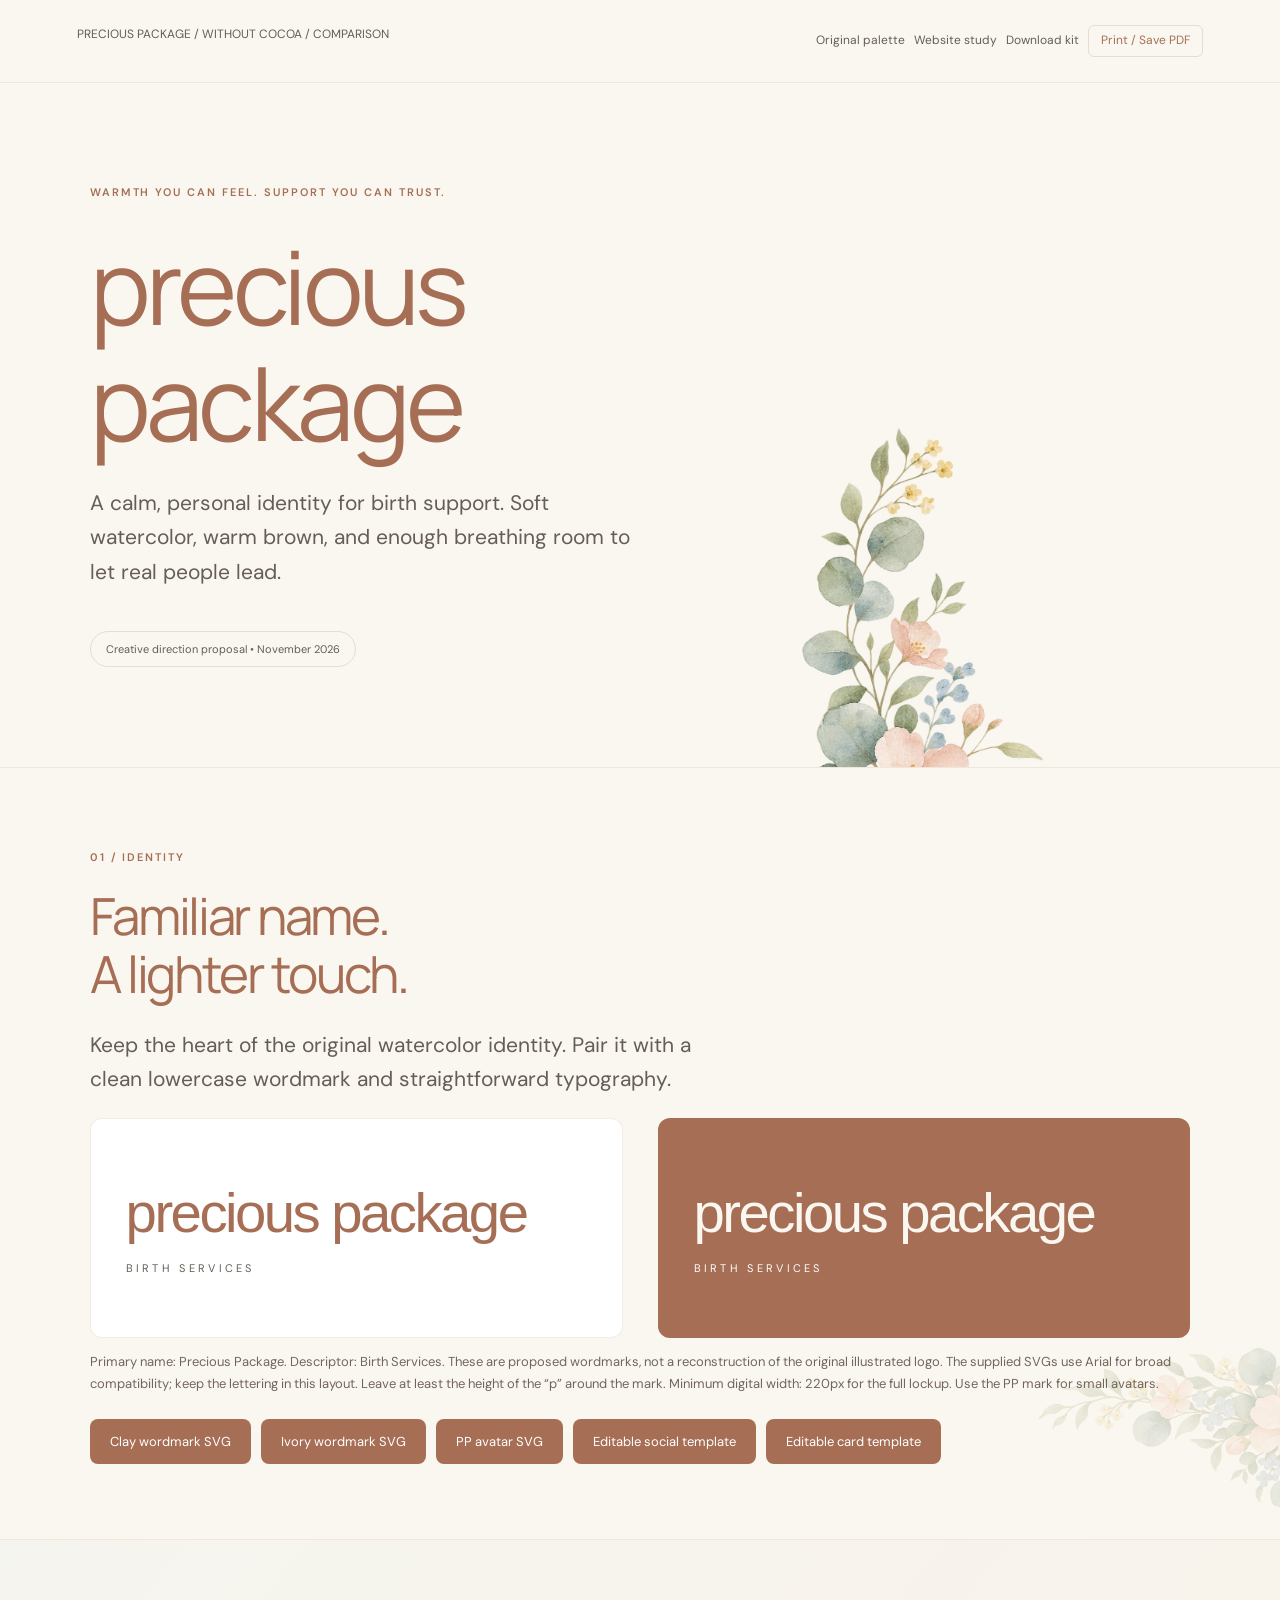
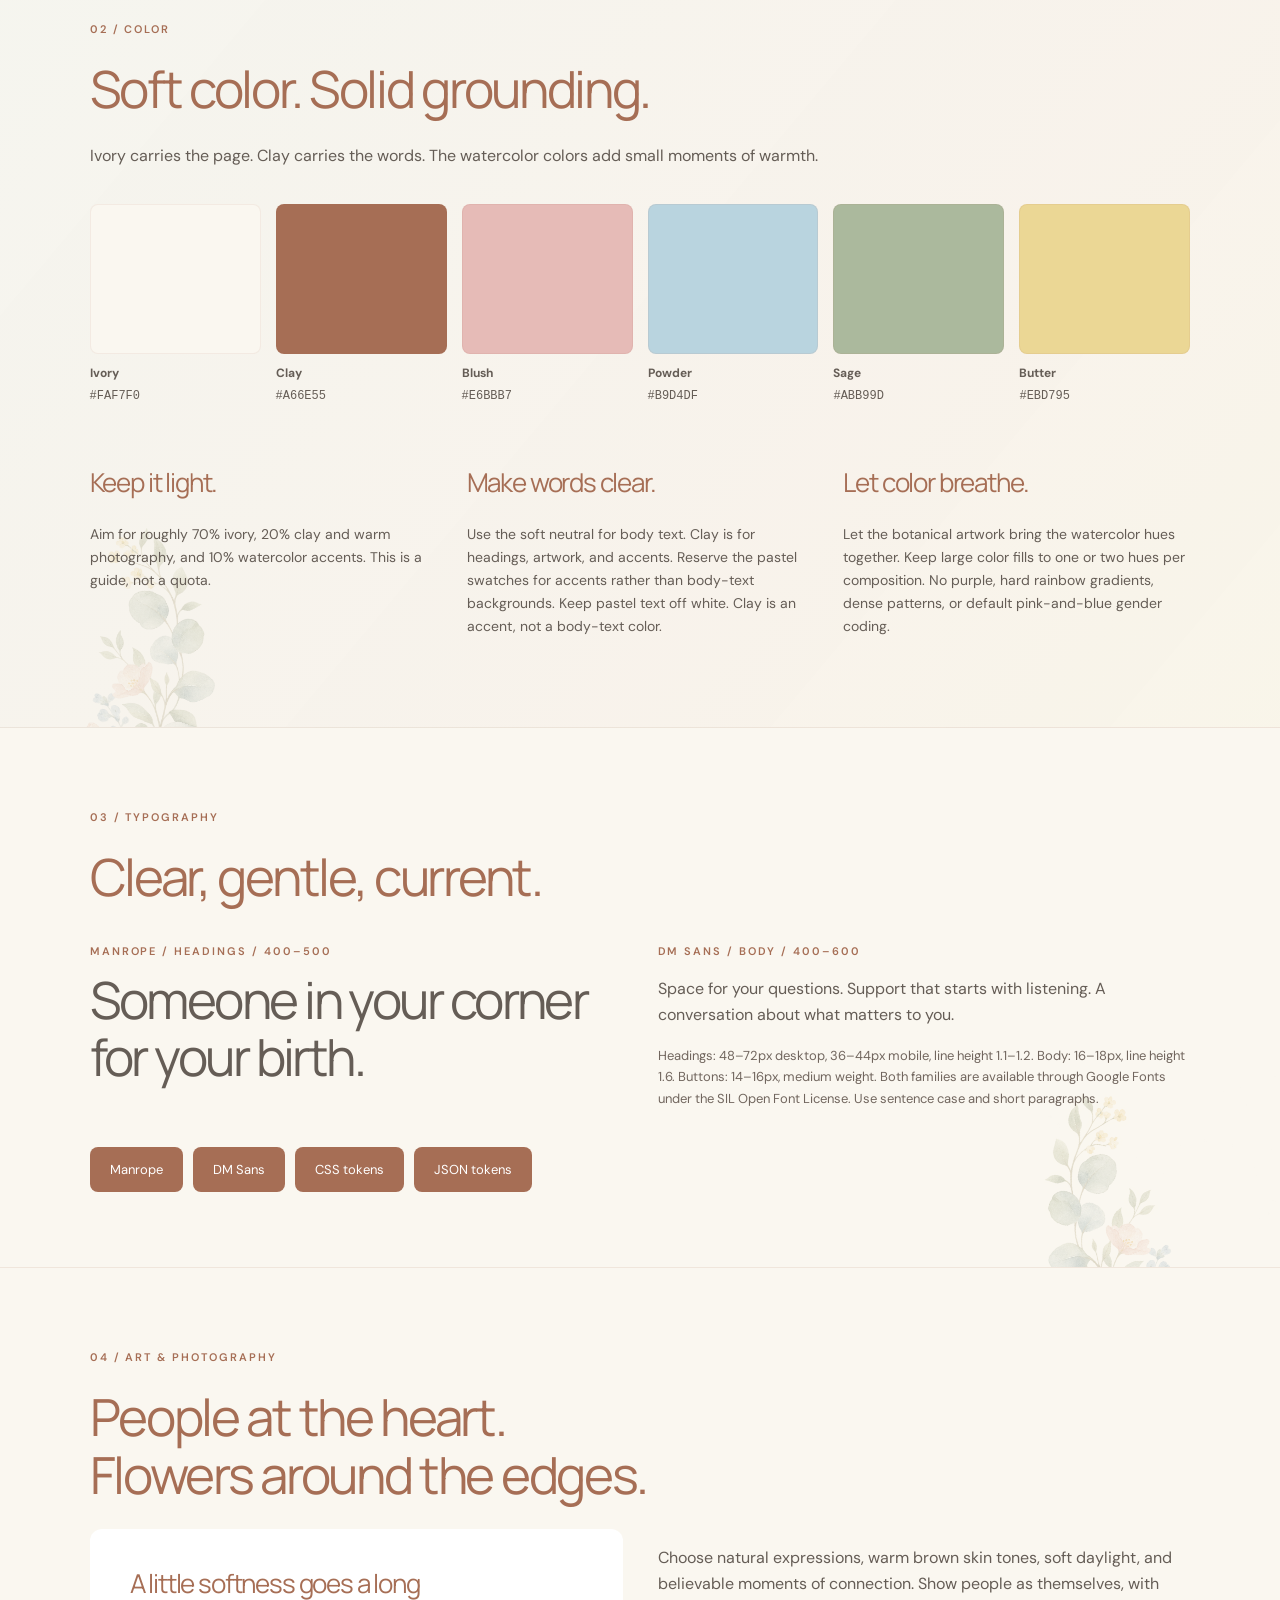
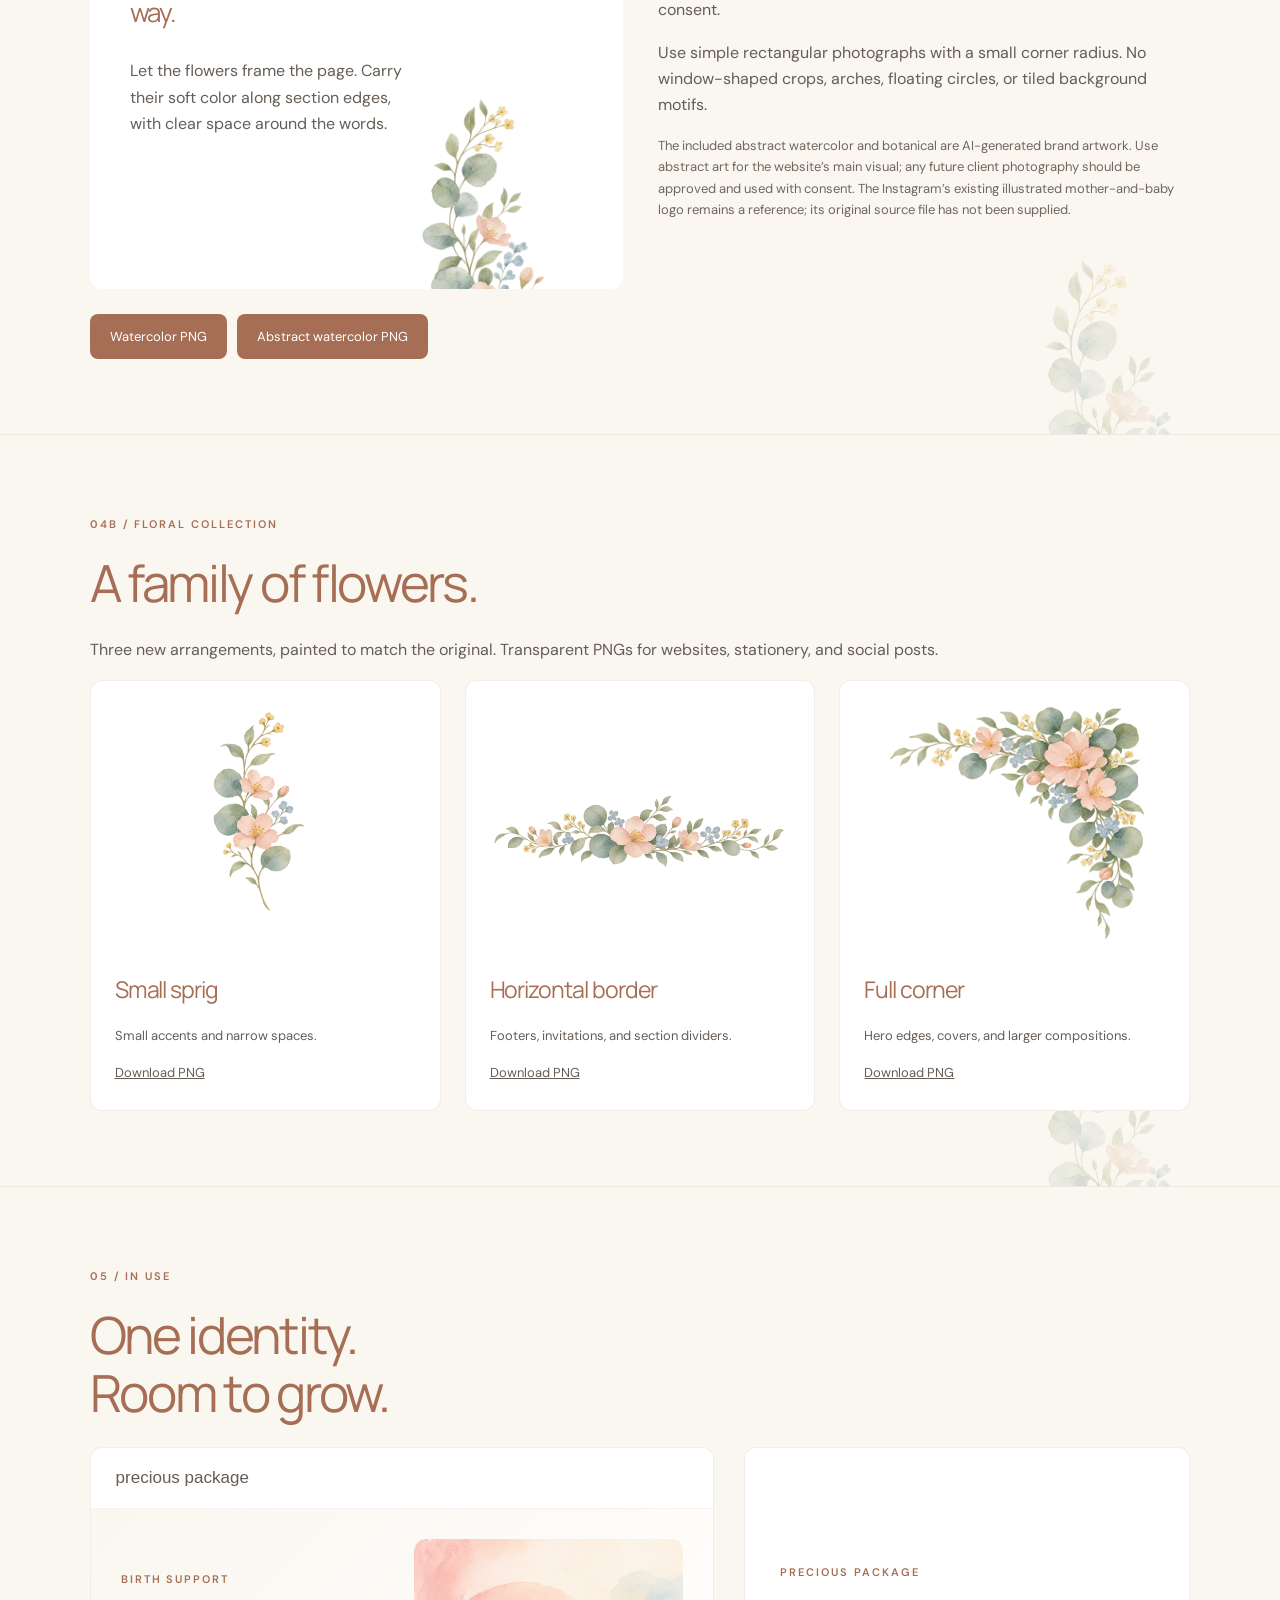
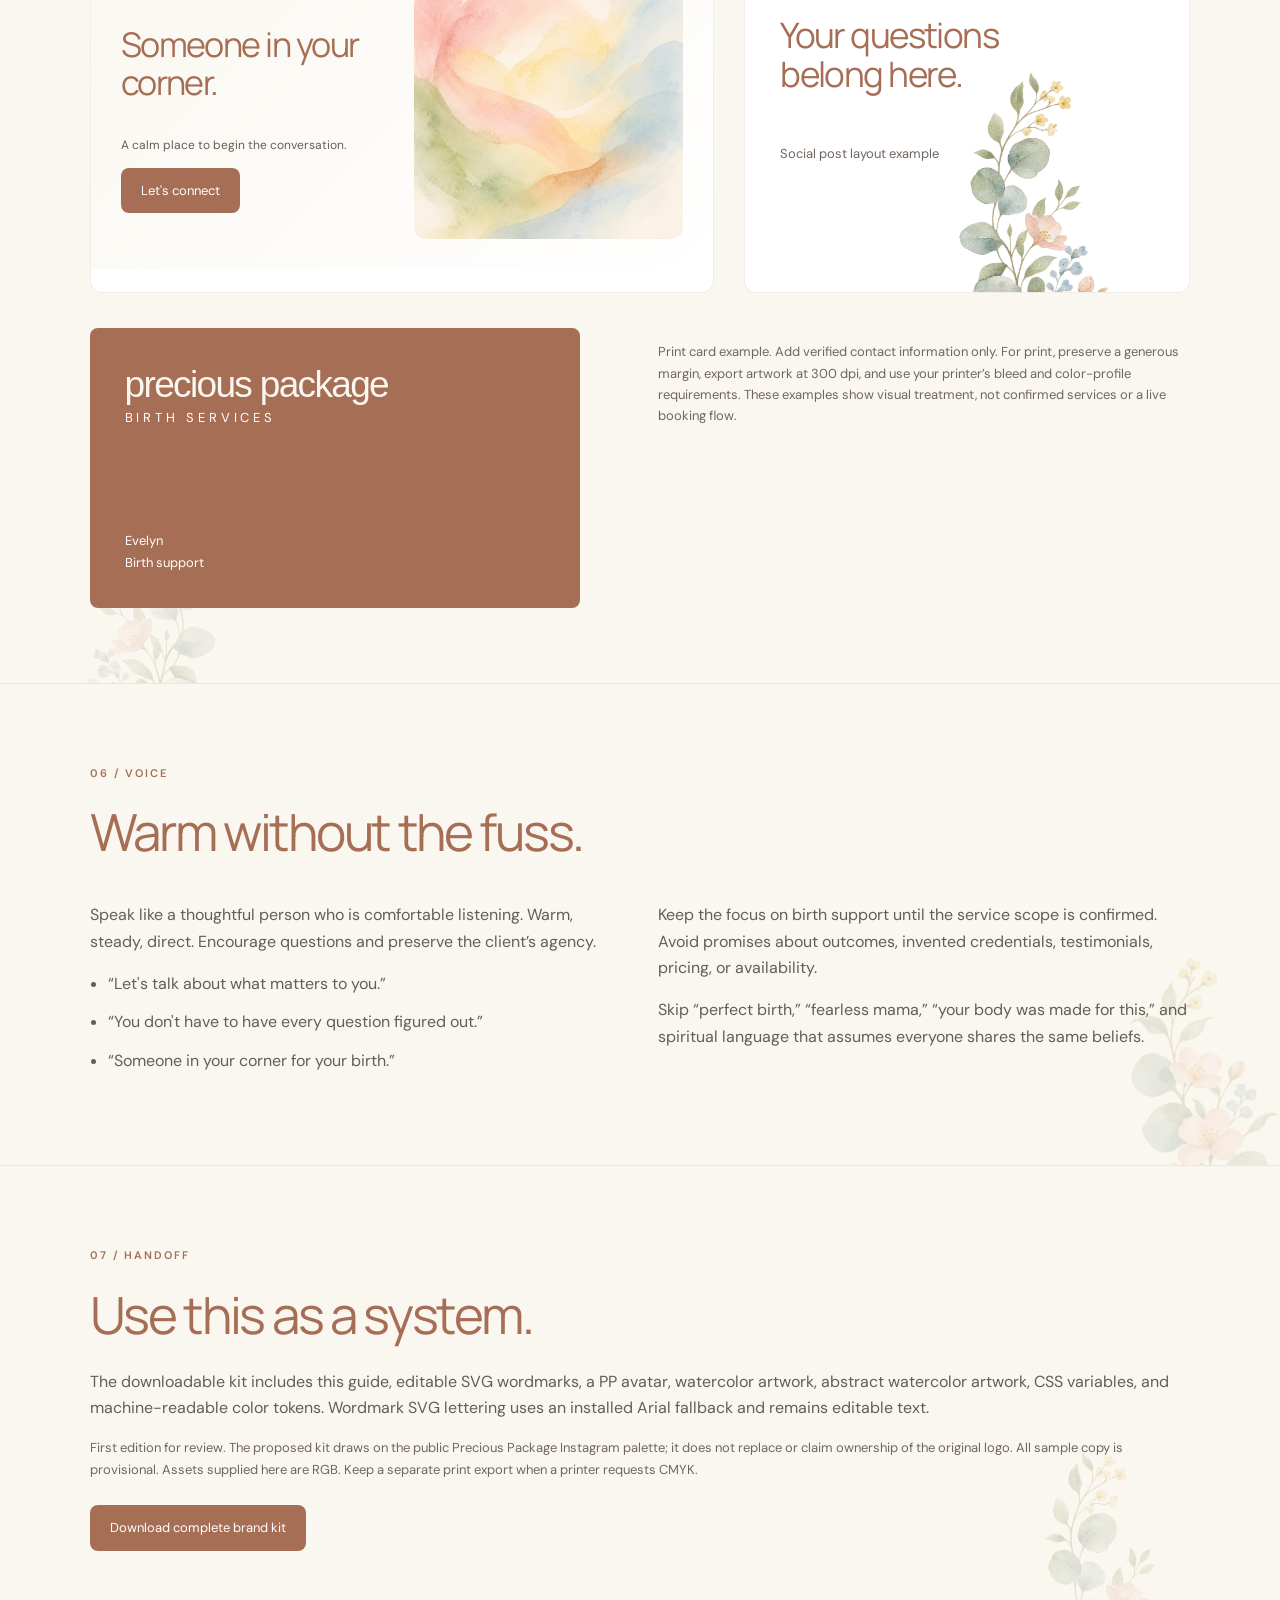
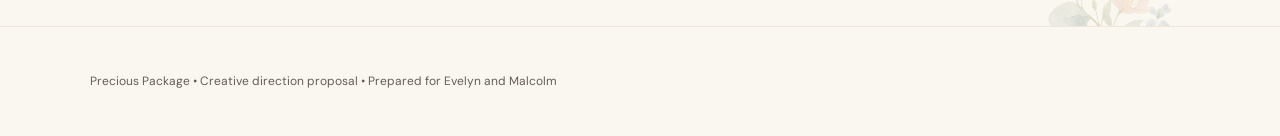
<file: brand-kit/without-cocoa.html>
<!doctype html><html lang="en"><head><meta charset="utf-8"><meta name="viewport" content="width=device-width,initial-scale=1"><title>Precious Package | Without Clay</title><link href="https://fonts.googleapis.com/css2?family=DM+Sans:wght@400;500;600;700&family=Manrope:wght@400;500;600&display=swap" rel="stylesheet"><style>
:root{--ivory:#FAF7F0;--ink:#A66E55;--blush:#E6BBB7;--blue:#B9D4DF;--sage:#ABB99D;--yellow:#EBD795}*{box-sizing:border-box}body{margin:0;background:var(--ivory);color:var(--ink);font:16px/1.65 'DM Sans',sans-serif}a{color:inherit}header{padding:25px 6%;border-bottom:1px solid #A66E5520;display:flex;justify-content:space-between;gap:20px;font-size:12px}header a{text-decoration:none}main{max-width:1400px;margin:auto}section{padding:75px 7%;border-bottom:1px solid #A66E5520}h1,h2,h3{font-family:Manrope,sans-serif;font-weight:400;line-height:1.13;letter-spacing:-.045em}h1{font-size:clamp(55px,8vw,112px);margin:25px 0}h2{font-size:clamp(36px,4vw,55px);margin:18px 0 25px}h3{font-size:26px}.eyebrow{font-size:11px;text-transform:uppercase;letter-spacing:.18em;font-weight:600}.lede{font-size:21px;max-width:650px}.hero{position:relative;overflow:hidden;padding-top:95px;padding-bottom:100px}.hero p,.hero h1{position:relative;z-index:1}.hero img{position:absolute;width:420px;right:-30px;bottom:-80px;opacity:.65}.hero .lede{max-width:560px}.pill{display:inline-block;padding:8px 15px;border:1px solid #A66E5533;border-radius:30px;font-size:11px;margin-top:20px}.grid{display:grid;grid-template-columns:repeat(2,1fr);gap:35px}.note{font-size:13px;color:#716159}.wordmark{font:clamp(32px,4.4vw,65px)/1.2 Arial,sans-serif;letter-spacing:-.045em}.descriptor{font-size:11px;letter-spacing:.3em;margin:12px 0 0}.logo-card{padding:55px 35px;min-height:220px;border:1px solid #A66E5522;border-radius:12px;background:white;display:flex;flex-direction:column;justify-content:center}.dark{background:var(--ink);color:var(--ivory)}.downloads{display:flex;flex-wrap:wrap;gap:10px;margin-top:25px}.downloads a,.button{display:inline-block;background:var(--ink);color:var(--ivory);padding:12px 20px;border-radius:8px;font-size:13px;text-decoration:none}.swatches{display:grid;grid-template-columns:repeat(6,1fr);gap:15px;margin-top:35px}.swatch>div{height:150px;border:1px solid #A66E5518;border-radius:8px}.swatch strong,.swatch code{display:block;font-size:12px;margin-top:10px}.swatch code{margin-top:3px}.rules{display:grid;grid-template-columns:repeat(3,1fr);gap:30px;margin-top:35px}.rules p{font-size:14px}.type-sample{font:400 clamp(35px,4vw,60px)/1.12 Manrope,sans-serif;letter-spacing:-.05em}.body-sample{max-width:480px}.botanical-demo{background:white;position:relative;min-height:310px;padding:55px;overflow:hidden;border-radius:12px}.botanical-demo img{position:absolute;right:-35px;bottom:-45px;width:330px;opacity:.75}.botanical-demo h3,.botanical-demo p{position:relative;max-width:240px}.applications{display:grid;grid-template-columns:1.4fr 1fr;gap:30px}.website{background:white;border:1px solid #A66E5522;border-radius:12px;overflow:hidden}.mini-nav{padding:20px 25px;font:17px Arial,sans-serif;border-bottom:1px solid #A66E5515}.mini-hero{display:grid;grid-template-columns:1fr 1fr;align-items:center;padding:30px;gap:25px}.mini-hero h3{font-size:34px}.mini-hero img{width:100%;height:300px;object-fit:cover;object-position:center;border-radius:12px}.mini-hero p{font-size:12px}.social{background:#fff;aspect-ratio:1;position:relative;overflow:hidden;border:1px solid #A66E5522;padding:35px;border-radius:12px;display:flex;flex-direction:column;justify-content:center}.social img{position:absolute;width:80%;right:-20%;bottom:-20%;opacity:.6}.social h3{font-size:35px;max-width:230px;z-index:1}.social .eyebrow{z-index:1}.card{max-width:490px;aspect-ratio:1.75;background:var(--ink);color:var(--ivory);padding:35px;border-radius:8px;display:flex;flex-direction:column;justify-content:space-between}.card .wordmark{font-size:37px}.card p{font-size:13px;margin:0}.voice-list{padding-left:18px}.voice-list li{margin:12px 0}.end{padding:45px 7%;font-size:12px}code{font-family:monospace}button{font:inherit}.print{background:transparent;border:1px solid #A66E5533;border-radius:6px;padding:5px 12px;color:var(--ink);cursor:pointer}@media(max-width:750px){section{padding:50px 6%}.grid,.applications,.rules{grid-template-columns:1fr}.hero{padding-top:60px}.hero img{opacity:.3;width:300px}.swatches{grid-template-columns:repeat(3,1fr)}.swatch>div{height:100px}.mini-hero{padding:20px;gap:15px}.mini-hero h3{font-size:26px}.mini-hero img{height:260px}header{flex-wrap:wrap}.botanical-demo{padding:30px}.wordmark{font-size:35px}}@media print{header,.downloads,.print{display:none}section{break-inside:avoid;padding:35px 5%}body{-webkit-print-color-adjust:exact;print-color-adjust:exact}.hero{padding:45px 5%}.hero h1{font-size:72px}.swatch>div{height:80px}}

/* Approved watercolor florals carry through the page edges. */
section{position:relative;isolation:isolate;overflow:hidden}
section::after{content:'';position:absolute;z-index:-1;pointer-events:none;width:360px;height:360px;background:url('assets/watercolor-botanical.png') center/contain no-repeat;opacity:.24;right:-120px;bottom:-140px;transform:rotate(-12deg)}
section:nth-of-type(3)::after,section:nth-of-type(7)::after{left:-140px;right:auto;transform:scaleX(-1);opacity:.20}
.hero img{width:510px;right:-25px;bottom:-120px;opacity:.85}
.hero::after{display:none}
section:nth-of-type(3){background:linear-gradient(130deg,#B9D4DF12,#E6BBB714 65%,#EBD79512)}
.botanical-demo{min-height:360px;padding:40px;display:flex;flex-direction:column;justify-content:flex-start}
.botanical-demo img{width:310px;right:-105px;bottom:-90px;opacity:.85}
.botanical-demo h3,.botanical-demo p{max-width:65%;position:relative;z-index:1}
.botanical-demo h3{margin:0 0 15px}
.mini-hero{position:relative;isolation:isolate;overflow:hidden;background:linear-gradient(135deg,#FAF7F0,#fff)}
.mini-hero::before{content:'';position:absolute;z-index:-1;width:220px;height:220px;left:-120px;bottom:-100px;background:url('assets/watercolor-botanical.png') center/contain no-repeat;opacity:.30}
.social img{width:85%;right:-32%;bottom:-27%;opacity:.80}
@media(max-width:750px){section::after{width:260px;height:260px;opacity:.17;right:-125px;bottom:-120px}.hero img{width:340px;right:-100px;bottom:-100px;opacity:.55}.hero .lede{max-width:95%}.botanical-demo{min-height:350px;padding:30px}.botanical-demo h3,.botanical-demo p{max-width:68%}.botanical-demo img{width:270px;right:-95px;bottom:-85px}}
.floral-gallery{display:grid;grid-template-columns:repeat(3,1fr);gap:24px}.floral-gallery article{background:#fff;padding:24px;border:1px solid #A66E5522;border-radius:12px}.floral-gallery img{width:100%;height:240px;object-fit:contain}.floral-gallery h3{font-size:23px}.floral-gallery p,.floral-gallery a{font-size:13px}@media(max-width:750px){.floral-gallery{grid-template-columns:1fr}}
section:nth-of-type(2)::after{background-image:url("assets/floral-corner.png");transform:none;right:-110px;bottom:-150px}section:nth-of-type(8)::after{background-image:url("assets/floral-sprig.png")}
body{color:#655D56}.dark,.button,.downloads a,.card{background:#A66E55;color:#fff}.wordmark,h1,h2,h3,.eyebrow{color:#A66E55}.dark .wordmark,.card .wordmark{color:var(--ivory)}.note{color:#71665E}</style></head><body><header><span>PRECIOUS PACKAGE / WITHOUT COCOA / COMPARISON</span><div><a href="index.html">Original palette</a> &nbsp; <a href="../">Website study</a> &nbsp; <a href="precious-package-brand-kit.zip" download>Download kit</a> &nbsp; <button class="print" onclick="window.print()">Print / Save PDF</button></div></header><main>
<section class="hero"><span class="eyebrow">Warmth you can feel. Support you can trust.</span><h1>precious<br>package</h1><p class="lede">A calm, personal identity for birth support. Soft watercolor, warm brown, and enough breathing room to let real people lead.</p><span class="pill">Creative direction proposal • November 2026</span><img src="assets/watercolor-botanical.png" alt="Soft watercolor botanical ornament"></section>
<section><span class="eyebrow">01 / Identity</span><h2>Familiar name.<br>A lighter touch.</h2><p class="lede">Keep the heart of the original watercolor identity. Pair it with a clean lowercase wordmark and straightforward typography.</p><div class="grid"><div class="logo-card"><div class="wordmark">precious package</div><p class="descriptor">BIRTH SERVICES</p></div><div class="logo-card dark"><div class="wordmark">precious package</div><p class="descriptor">BIRTH SERVICES</p></div></div><p class="note">Primary name: Precious Package. Descriptor: Birth Services. These are proposed wordmarks, not a reconstruction of the original illustrated logo. The supplied SVGs use Arial for broad compatibility; keep the lettering in this layout. Leave at least the height of the “p” around the mark. Minimum digital width: 220px for the full lockup. Use the PP mark for small avatars.</p><div class="downloads"><a href="assets/precious-package-clay.svg" download>Clay wordmark SVG</a><a href="assets/precious-package-ivory.svg" download>Ivory wordmark SVG</a><a href="assets/pp-mark.svg" download>PP avatar SVG</a><a href="assets/social-template.svg" download>Editable social template</a><a href="assets/business-card-template.svg" download>Editable card template</a></div></section>
<section><span class="eyebrow">02 / Color</span><h2>Soft color. Solid grounding.</h2><p>Ivory carries the page. Clay carries the words. The watercolor colors add small moments of warmth.</p><div class="swatches"><div class="swatch"><div style="background:#FAF7F0"></div><strong>Ivory</strong><code>#FAF7F0</code></div><div class="swatch"><div style="background:#A66E55"></div><strong>Clay</strong><code>#A66E55</code></div><div class="swatch"><div style="background:#E6BBB7"></div><strong>Blush</strong><code>#E6BBB7</code></div><div class="swatch"><div style="background:#B9D4DF"></div><strong>Powder</strong><code>#B9D4DF</code></div><div class="swatch"><div style="background:#ABB99D"></div><strong>Sage</strong><code>#ABB99D</code></div><div class="swatch"><div style="background:#EBD795"></div><strong>Butter</strong><code>#EBD795</code></div></div><div class="rules"><div><h3>Keep it light.</h3><p>Aim for roughly 70% ivory, 20% clay and warm photography, and 10% watercolor accents. This is a guide, not a quota.</p></div><div><h3>Make words clear.</h3><p>Use the soft neutral for body text. Clay is for headings, artwork, and accents. Reserve the pastel swatches for accents rather than body-text backgrounds. Keep pastel text off white. Clay is an accent, not a body-text color.</p></div><div><h3>Let color breathe.</h3><p>Let the botanical artwork bring the watercolor hues together. Keep large color fills to one or two hues per composition. No purple, hard rainbow gradients, dense patterns, or default pink-and-blue gender coding.</p></div></div></section>
<section><span class="eyebrow">03 / Typography</span><h2>Clear, gentle, current.</h2><div class="grid"><div><p class="eyebrow">Manrope / Headings / 400–500</p><div class="type-sample">Someone in your corner for your birth.</div></div><div><p class="eyebrow">DM Sans / Body / 400–600</p><p class="body-sample">Space for your questions. Support that starts with listening. A conversation about what matters to you.</p><p class="note">Headings: 48–72px desktop, 36–44px mobile, line height 1.1–1.2. Body: 16–18px, line height 1.6. Buttons: 14–16px, medium weight. Both families are available through Google Fonts under the SIL Open Font License. Use sentence case and short paragraphs.</p></div></div><div class="downloads"><a href="https://fonts.google.com/specimen/Manrope">Manrope</a><a href="https://fonts.google.com/specimen/DM+Sans">DM Sans</a><a href="assets/brand.css" download>CSS tokens</a><a href="assets/tokens.json" download>JSON tokens</a></div></section>
<section><span class="eyebrow">04 / Art & photography</span><h2>People at the heart.<br>Flowers around the edges.</h2><div class="grid"><div class="botanical-demo"><img src="assets/watercolor-botanical.png" alt="Blush, blue, sage, and yellow watercolor botanical"><h3>A little softness goes a long way.</h3><p>Let the flowers frame the page. Carry their soft color along section edges, with clear space around the words.</p></div><div><p>Choose natural expressions, warm brown skin tones, soft daylight, and believable moments of connection. Show people as themselves, with consent.</p><p>Use simple rectangular photographs with a small corner radius. No window-shaped crops, arches, floating circles, or tiled background motifs.</p><p class="note">The included abstract watercolor and botanical are AI-generated brand artwork. Use abstract art for the website’s main visual; any future client photography should be approved and used with consent. The Instagram’s existing illustrated mother-and-baby logo remains a reference; its original source file has not been supplied.</p></div></div><div class="downloads"><a href="assets/watercolor-botanical.png" download>Watercolor PNG</a><a href="assets/abstract-watercolor.png" download>Abstract watercolor PNG</a></div></section>
<section id="floral-collection"><span class="eyebrow">04B / Floral collection</span><h2>A family of flowers.</h2><p>Three new arrangements, painted to match the original. Transparent PNGs for websites, stationery, and social posts.</p><div class="floral-gallery"><article><img src="assets/floral-sprig.png" alt="Matching watercolor small sprig"><h3>Small sprig</h3><p>Small accents and narrow spaces.</p><a href="assets/floral-sprig.png" download>Download PNG</a></article><article><img src="assets/floral-border.png" alt="Matching watercolor horizontal border"><h3>Horizontal border</h3><p>Footers, invitations, and section dividers.</p><a href="assets/floral-border.png" download>Download PNG</a></article><article><img src="assets/floral-corner.png" alt="Matching watercolor full corner"><h3>Full corner</h3><p>Hero edges, covers, and larger compositions.</p><a href="assets/floral-corner.png" download>Download PNG</a></article></div></section><section><span class="eyebrow">05 / In use</span><h2>One identity.<br>Room to grow.</h2><div class="applications"><div class="website"><div class="mini-nav">precious package</div><div class="mini-hero"><div><span class="eyebrow">BIRTH SUPPORT</span><h3>Someone in your corner.</h3><p>A calm place to begin the conversation.</p><span class="button">Let's connect</span></div><img src="assets/abstract-watercolor.png" alt="Abstract watercolor in blush, blue, sage, and yellow"></div></div><div class="social"><img src="assets/watercolor-botanical.png" alt=""><span class="eyebrow">PRECIOUS PACKAGE</span><h3>Your questions belong here.</h3><p class="note">Social post layout example</p></div></div><div class="grid" style="margin-top:35px"><div class="card"><div><div class="wordmark">precious package</div><p class="descriptor">BIRTH SERVICES</p></div><p>Evelyn<br>Birth support</p></div><p class="note">Print card example. Add verified contact information only. For print, preserve a generous margin, export artwork at 300 dpi, and use your printer’s bleed and color-profile requirements. These examples show visual treatment, not confirmed services or a live booking flow.</p></div></section>
<section><span class="eyebrow">06 / Voice</span><h2>Warm without the fuss.</h2><div class="grid"><div><p>Speak like a thoughtful person who is comfortable listening. Warm, steady, direct. Encourage questions and preserve the client’s agency.</p><ul class="voice-list"><li>“Let's talk about what matters to you.”</li><li>“You don't have to have every question figured out.”</li><li>“Someone in your corner for your birth.”</li></ul></div><div><p>Keep the focus on birth support until the service scope is confirmed. Avoid promises about outcomes, invented credentials, testimonials, pricing, or availability.</p><p>Skip “perfect birth,” “fearless mama,” “your body was made for this,” and spiritual language that assumes everyone shares the same beliefs.</p></div></div></section>
<section><span class="eyebrow">07 / Handoff</span><h2>Use this as a system.</h2><p>The downloadable kit includes this guide, editable SVG wordmarks, a PP avatar, watercolor artwork, abstract watercolor artwork, CSS variables, and machine-readable color tokens. Wordmark SVG lettering uses an installed Arial fallback and remains editable text.</p><p class="note">First edition for review. The proposed kit draws on the public Precious Package Instagram palette; it does not replace or claim ownership of the original logo. All sample copy is provisional. Assets supplied here are RGB. Keep a separate print export when a printer requests CMYK.</p><div class="downloads"><a href="precious-package-brand-kit.zip" download>Download complete brand kit</a></div></section></main><footer class="end">Precious Package • Creative direction proposal • Prepared for Evelyn and Malcolm</footer></body></html>
</file>
<file: draft.css>
:root{--ivory:#faf7f0;--ink:#52616a;--blue:#385b75;--sage:#abb99d;--blush:#e6bbb7;--line:#52616a26}*{box-sizing:border-box}html{scroll-behavior:smooth;scroll-padding-top:25px}body{margin:0;background:var(--ivory);color:var(--ink);font:16px/1.7 'DM Sans',Arial,sans-serif}a{color:inherit;text-decoration:none}button,select,input{font:inherit}button,a,summary{touch-action:manipulation}button{cursor:pointer}a:focus-visible,button:focus-visible,select:focus-visible,input:focus-visible,summary:focus-visible{outline:3px solid #385b75;outline-offset:4px}.preview{padding:7px 6%;font-size:9px;letter-spacing:.14em;background:#e8edf0;display:flex;justify-content:space-between}.preview a{letter-spacing:0;text-decoration:underline}header{padding:30px 6%;display:flex;justify-content:space-between;align-items:center;gap:25px}.logo{font:400 30px/1.2 Manrope,Arial,sans-serif;letter-spacing:-.055em;color:var(--blue)}.logo span{font:9px 'DM Sans',sans-serif;letter-spacing:.26em;display:block;margin-top:10px}nav{display:flex;align-items:center;gap:30px;font-size:12px}.button{display:inline-flex;gap:25px;justify-content:space-between;align-items:center;border:1px solid var(--blue);background:var(--blue);color:#fff;padding:16px 23px;border-radius:8px;font-size:13px}.button:hover{background:#28485f}.compact{padding:11px 18px}.menu{display:none}h1,h2,h3{font-family:Manrope,Arial,sans-serif;font-weight:400;letter-spacing:-.055em;line-height:1.14;margin:0;color:var(--blue)}h1{font-size:clamp(54px,6vw,90px);margin:22px 0}h1 span,h2 span{color:#6d8272}h2{font-size:clamp(36px,4.1vw,61px)}h3{font-size:27px}.eyebrow{font-size:10px;letter-spacing:.16em;font-weight:600;line-height:1.7}.intro{font-size:18px;line-height:1.7;max-width:540px}.micro{font-size:11px;line-height:1.7}.hero{display:grid;grid-template-columns:1.1fr 1fr;gap:35px;padding:35px 6% 0}.hero-copy{padding:35px 0 20px}.hero .button{margin-top:18px}.hero-art{position:relative;min-height:590px;margin:0 0 20px}.hero-art>img:first-child{width:100%;height:100%;max-height:660px;object-fit:cover;border-radius:12px}.hero-art .flowers{position:absolute;width:85%;right:-12%;top:-4%;pointer-events:none}.hero-foot{grid-column:1/-1;display:flex;justify-content:space-between;border-bottom:1px solid var(--line);padding:15px 0 25px;font-size:11px;gap:20px}.welcome{max-width:840px;text-align:center;margin:auto;padding:95px 25px}.welcome h2{margin:20px 0 25px}.welcome>p:last-child{max-width:670px;margin:auto}.support,.meet,.process,.faq,.connect{padding:85px 8%}.support{background:#eaf0ec80}.section-top{display:flex;justify-content:space-between;align-items:end;gap:60px}.section-top>p{max-width:310px;font-size:14px}.section-top h2{margin-top:25px}.services{display:grid;grid-template-columns:repeat(3,1fr);gap:25px;margin-top:45px}.services article{background:#ffffffa6;padding:32px 27px;border:1px solid #fff;border-radius:12px;display:flex;flex-direction:column}.number{font-size:10px;letter-spacing:.12em}.services h3{margin:25px 0 10px}.services p,.services li{font-size:13px}.services ul{padding-left:17px;margin:12px 0 25px}.services a{font-size:12px;font-weight:600;margin-top:auto;border-top:1px solid var(--line);padding-top:20px}.support>.micro{margin:25px 0 0}.meet{display:grid;grid-template-columns:1fr 1.15fr;gap:70px;align-items:center}.floral-panel{height:540px;background:#f4eee780;position:relative;border-radius:12px;overflow:hidden}.floral-panel img{width:100%;height:100%;object-fit:contain;object-position:left}.floral-panel span{position:absolute;right:25px;top:40px;text-align:right;font:24px/1.3 Manrope,sans-serif;color:var(--blue)}.meet h2{margin:20px 0}.meet .intro{font-size:20px}.meet p{font-size:14px}.text-link{display:inline-block;border-bottom:1px solid var(--line);padding-bottom:4px;font-size:13px;margin-top:15px}.editor-note{font-size:10px!important;border-left:2px solid var(--sage);padding-left:12px;margin-top:25px}.process{background:#e7edf180;text-align:center}.process h2{margin:22px 0 40px}.steps{display:grid;grid-template-columns:repeat(3,1fr);gap:55px;text-align:left}.steps b{font-size:12px;color:#718c9e}.steps h3{margin:15px 0}.steps p{font-size:14px}.faq{display:grid;grid-template-columns:1fr 1.35fr;gap:70px}.faq h2{margin-top:22px}details{border-bottom:1px solid var(--line)}summary{cursor:pointer;padding:20px 25px 20px 0;list-style:none;font-size:14px;position:relative}summary:after{content:'+';position:absolute;right:0;color:var(--blue)}details[open] summary:after{content:'−'}summary::-webkit-details-marker{display:none}details p{font-size:13px;margin:0 20px 20px 0}.connect{display:grid;grid-template-columns:1fr 1fr;gap:80px;position:relative;background:#f0e6e35c}.connect h2{font-size:clamp(49px,5.5vw,80px);margin:25px 0}.connect>div>p{max-width:440px}.border-flowers{width:100%;margin-top:30px}.booking{padding:35px;background:#fffdf9;border:1px solid #fff;border-radius:12px;align-self:center}.booking h3{margin:15px 0}.booking-meta{font-size:10px;letter-spacing:.12em}form{margin-top:25px}form>label,legend{font-size:12px}select{display:block;width:100%;padding:12px;color:var(--ink);background:#faf7f0;border:1px solid var(--line);border-radius:6px;margin:8px 0 18px}fieldset{border:0;padding:0;margin:0 0 22px}fieldset label{font-size:13px;margin-right:25px;display:inline-flex;gap:6px;align-items:center}fieldset input{accent-color:var(--blue)}legend{margin-bottom:10px}form .button{width:100%}.booking-note{font-size:10px;line-height:1.6;margin-top:15px}#booking-result{padding:15px;border:1px solid #abb99d;background:#eff3e9;font-size:13px;margin-top:20px;border-radius:6px}footer{padding:45px 6%;display:flex;justify-content:space-between;gap:30px;align-items:center}footer p,footer>div a{font-size:12px}footer .micro{font-size:10px}@media(min-width:1600px){body{max-width:1700px;margin:auto}}@media(max-width:850px){header{flex-wrap:wrap}.menu{display:block;border:1px solid var(--line);background:transparent;border-radius:6px;padding:8px 13px;color:var(--blue)}nav{display:none;flex-basis:100%;flex-wrap:wrap;gap:20px}nav.open{display:flex}.hero{grid-template-columns:1fr}.hero-copy{padding:15px 0}.hero-art{min-height:0;height:400px;max-width:600px;width:100%;justify-self:center}.hero-art>img:first-child{object-position:center 65%}.hero-art .flowers{width:65%;right:-5%;top:-10%}.hero-foot{font-size:10px}.welcome{padding:65px 7%}.support,.meet,.process,.faq,.connect{padding:60px 7%}.section-top{display:block}.section-top>p{max-width:550px;margin-top:25px}.services{grid-template-columns:1fr}.services h3 br{display:none}.meet{grid-template-columns:1fr;gap:35px}.floral-panel{height:340px;max-width:500px;width:100%;justify-self:center}.floral-panel span{font-size:21px}.steps{grid-template-columns:1fr;gap:25px}.faq,.connect{grid-template-columns:1fr;gap:35px}.border-flowers{max-width:400px;margin-top:10px}.booking{padding:25px}footer{flex-wrap:wrap}.preview{font-size:8px}.preview a{font-size:9px}}@media(prefers-reduced-motion:reduce){html{scroll-behavior:auto}}
/* Soft raised/pressed treatment inspired by Hover.dev's neumorphism button. */
.button,.menu{font-family:'DM Sans',Arial,sans-serif;font-weight:500;letter-spacing:0;text-transform:none;background:var(--ivory);color:var(--blue);border:1px solid #fff9;border-radius:999px;box-shadow:-5px -5px 11px #ffffffd9,5px 5px 11px #385b7529;transition:box-shadow .2s ease,color .2s ease,transform .2s ease;min-height:44px}
.button:hover,.menu:hover{background:var(--ivory);color:#28485f;box-shadow:-1px -1px 5px #ffffffb3,1px 1px 5px #385b7530,inset -2px -2px 5px #fff,inset 2px 2px 4px #385b7529}
.button:active,.menu:active{transform:translateY(1px);box-shadow:inset -2px -2px 5px #fff,inset 3px 3px 6px #385b7530}
.button:focus-visible,.menu:focus-visible{outline:3px solid var(--blue);outline-offset:5px}
@media(prefers-reduced-motion:reduce){.button,.menu{transition:none}.button:active,.menu:active{transform:none}}

/* Original Precious Package branding recovered from Fiverr. */
.logo{display:block;flex-shrink:0;width:226px;height:96px}
.logo img{display:block;width:100%;height:100%;object-fit:cover;object-position:center 52%;mask-image:linear-gradient(to bottom,transparent,#000 14%,#000 86%,transparent)}
header{padding-top:12px;padding-bottom:12px}
.hero-art{min-height:0;display:flex;align-items:center;justify-content:center;margin:0;height:auto}
.hero-art>img:first-child{width:100%;height:auto;max-height:none;object-fit:contain;border-radius:0}
.floral-panel{height:auto;aspect-ratio:1;background:transparent;overflow:visible}
.floral-panel img{display:block;width:100%;height:auto;object-fit:contain;object-position:center}
@media(max-width:850px){.hero-art{height:auto;max-width:480px}.hero-art>img:first-child{object-position:center}.floral-panel{height:auto;max-width:420px}}
@media(max-width:420px){.logo{width:195px;height:88px}header{gap:15px}}



/* Shared palette drawn from the imported watercolor branding. */
:root{--ivory:#faf9f6;--ink:#48565e;--blue:#40566f;--sage:#a7bcb3;--blush:#e6c5c9;--line:#40566f26;--powder:#c5dce5;--sage-dark:#5b756b;--blue-wash:#edf3f6;--sage-wash:#eef3f0;--blush-wash:#f7ecee;--paper:#fffdfa}
.preview{background:var(--blue-wash)}
.hero{background:radial-gradient(ellipse at 86% 42%,#e6c5c926,transparent 47%),radial-gradient(ellipse at 65% 72%,#c5dce526,transparent 40%)}
h1 span,h2 span{color:var(--sage-dark)}
.support{background:var(--sage-wash)}
.services article{background:var(--paper);border:1px solid var(--line);border-top:4px solid var(--powder)}
.services article:nth-child(2){border-top-color:var(--sage)}
.services article:nth-child(3){border-top-color:var(--blush)}
.number,.steps b{color:var(--sage-dark)}
.process{background:var(--blue-wash)}
.connect{background:linear-gradient(120deg,var(--blush-wash),#f4f2ef 55%,var(--sage-wash))}
.booking{background:var(--paper);border-color:#e6c5c970}
select{background:var(--ivory)}
.border-flowers{mix-blend-mode:multiply}
#booking-result{border-color:var(--sage);background:var(--sage-wash)}
footer{background:var(--ivory);border-top:1px solid var(--line)}
.button,.menu{background:var(--blue-wash);color:var(--blue);box-shadow:-5px -5px 11px #ffffffd9,5px 5px 11px #40566f26}
.button:hover,.menu:hover{background:var(--blue-wash);color:#30455e;box-shadow:-1px -1px 5px #ffffffb3,1px 1px 5px #40566f30,inset -2px -2px 5px #fff,inset 2px 2px 4px #40566f26}
.button:active,.menu:active{box-shadow:inset -2px -2px 5px #fff,inset 3px 3px 6px #40566f30}
a:focus-visible,button:focus-visible,select:focus-visible,input:focus-visible,summary:focus-visible{outline-color:var(--blue)}

/* Lead the stacked hero with the brand artwork. */
.hero{grid-template-areas:"copy art" "foot foot"}
.hero-copy{grid-area:copy}
.hero-art{grid-area:art}
.hero-foot{grid-area:foot}
@media(max-width:850px){.hero{grid-template-areas:"art" "copy" "foot";gap:18px;padding-top:12px}.hero-art{max-width:300px}.hero-copy{padding-top:0}.hero-copy>.eyebrow{margin-top:0}}
@media(max-width:420px){.hero-art{max-width:240px}}

/* Clear booking action and a persistent, responsive navigation bar. */
html{scroll-padding-top:112px}
header{position:sticky;top:0;z-index:20;background:#faf9f6f5;backdrop-filter:blur(12px);border-bottom:1px solid var(--line);padding:10px 5%;gap:22px;flex-wrap:nowrap}
header .logo{width:176px;height:72px}
header nav{display:flex;gap:22px;margin-left:auto;font-size:12px}
.header-book{white-space:nowrap;flex-shrink:0}
.button{background:var(--blue);color:#fff;border:1px solid var(--blue);box-shadow:0 4px 12px #40566f26;font-weight:600}
.button:hover{background:#30455e;color:#fff;border-color:#30455e;box-shadow:0 5px 14px #40566f35}
.button:active{background:#30455e;color:#fff;box-shadow:inset 0 2px 4px #0002}
.hero{padding-top:20px}
.hero-copy{padding-top:24px}
.hero-foot{justify-content:flex-start;gap:30px;flex-wrap:wrap;color:var(--sage-dark)}
.packages,.client-stories{padding:75px 8%}
.packages{background:var(--blush-wash)}
.packages h2{margin:18px 0 32px}
.package-options{display:grid;grid-template-columns:1fr 1fr;gap:24px}
.package-options article{padding:30px;background:var(--paper);border:1px solid var(--line);border-radius:12px}
.package-options h3{margin:16px 0}
.package-options p{font-size:14px}
.package-options .button{margin-top:12px}
.client-stories{padding-top:45px;padding-bottom:45px}
.client-stories h2{font-size:36px;margin:15px 0}
.client-stories .editor-note{max-width:600px}
@media(max-width:1050px){header{flex-wrap:wrap;gap:12px}header .logo{margin-right:auto}.menu{display:block;padding:8px 12px;min-height:44px}header nav{display:none;flex-basis:100%;order:4;margin:0;padding:12px 0 6px;gap:22px}header nav.open{display:flex}.header-book{order:3}.menu{order:2}}
@media(max-width:850px){.hero{grid-template-areas:"copy" "foot";gap:16px;padding-top:24px}.hero-art{display:none}.hero-copy{padding:0}.hero h1{font-size:clamp(42px,7.5vw,62px);margin:16px 0}.hero .intro{font-size:16px;line-height:1.6}.hero .button{margin-top:10px}.hero-foot{gap:8px 20px;padding-top:0}.packages,.client-stories{padding:50px 7%}.package-options{grid-template-columns:1fr}.package-options article{padding:24px}}
@media(max-width:420px){header{padding:8px 5%;gap:8px}header .logo{width:120px;height:56px}.header-book{padding:10px 14px;font-size:12px}.menu{padding:8px 10px;font-size:12px}html{scroll-padding-top:90px}.hero h1{font-size:44px}.hero .eyebrow{font-size:9px}.hero .button{font-size:12px;padding:15px 18px}.hero-foot{font-size:10px}}

/* Public social and provider profiles */
.social-links{display:flex;flex-wrap:wrap;gap:12px 24px;margin-top:16px}.social-links a{color:var(--blue);text-decoration:underline;text-underline-offset:4px;font-size:14px;padding:8px 0}.social-links a:hover{color:var(--sage-dark)}
</file>
